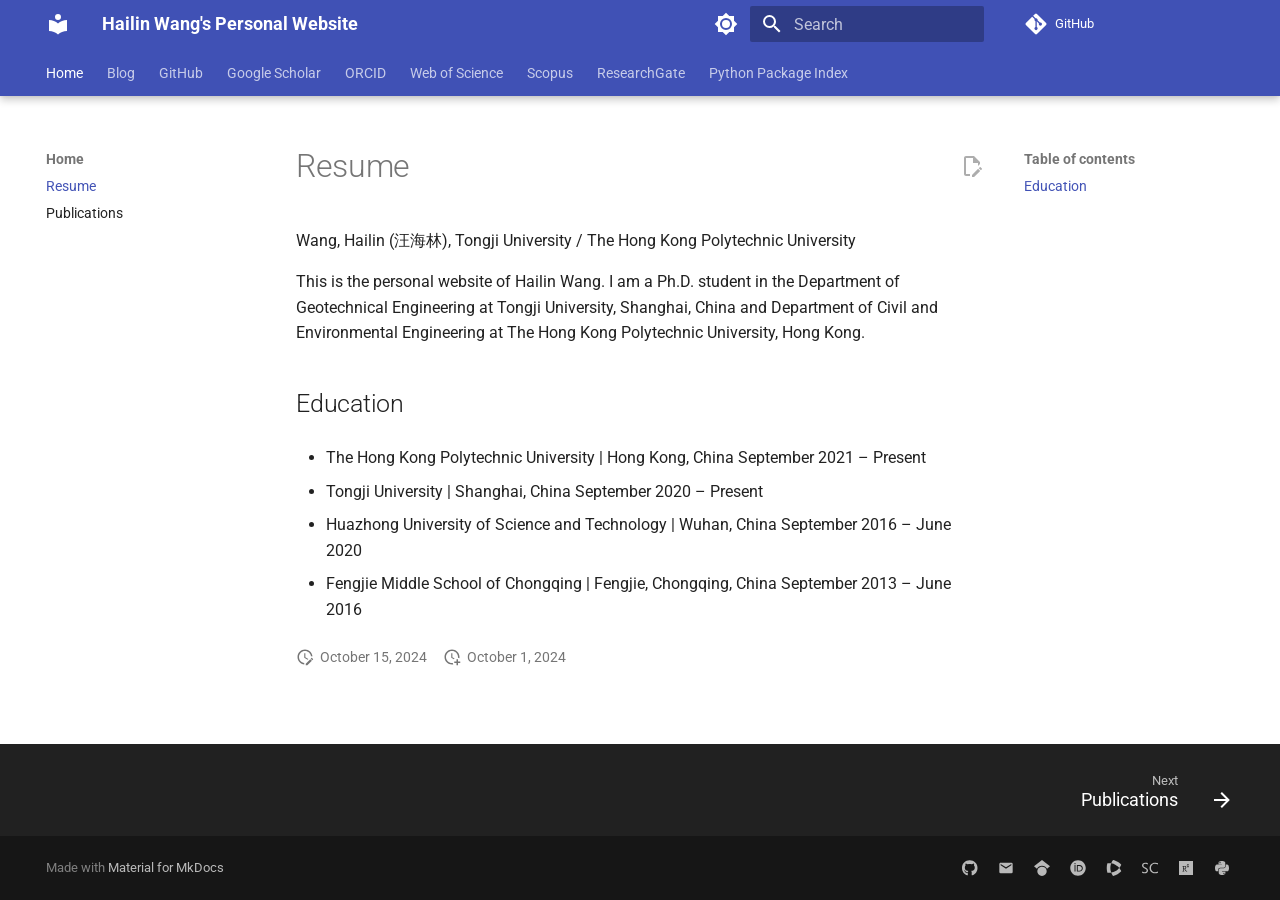
<file: index.html>
<!doctype html>
<html lang="en" class="no-js">
  <head>
    
      <meta charset="utf-8">
      <meta name="viewport" content="width=device-width,initial-scale=1">
      
      
      
        <link rel="canonical" href="https://haiiliin.github.io/">
      
      
      
        <link rel="next" href="publications/">
      
      
        <link rel="alternate" type="application/rss+xml" title="RSS feed" href="feed_rss_created.xml">
        <link rel="alternate" type="application/rss+xml" title="RSS feed of updated content" href="feed_rss_updated.xml">
      
      <link rel="icon" href="assets/images/favicon.png">
      <meta name="generator" content="mkdocs-1.6.1, mkdocs-material-9.5.40">
    
    
      
        <title>Resume - Hailin Wang's Personal Website</title>
      
    
    
      <link rel="stylesheet" href="assets/stylesheets/main.8c3ca2c6.min.css">
      
        
        <link rel="stylesheet" href="assets/stylesheets/palette.06af60db.min.css">
      
      


    
    
      
    
    
      
        
        
        <link rel="preconnect" href="https://fonts.gstatic.com" crossorigin>
        <link rel="stylesheet" href="https://fonts.googleapis.com/css?family=Roboto:300,300i,400,400i,700,700i%7CRoboto+Mono:400,400i,700,700i&display=fallback">
        <style>:root{--md-text-font:"Roboto";--md-code-font:"Roboto Mono"}</style>
      
    
    
      <link rel="stylesheet" href="css/publications.css">
    
    <script>__md_scope=new URL(".",location),__md_hash=e=>[...e].reduce(((e,_)=>(e<<5)-e+_.charCodeAt(0)),0),__md_get=(e,_=localStorage,t=__md_scope)=>JSON.parse(_.getItem(t.pathname+"."+e)),__md_set=(e,_,t=localStorage,a=__md_scope)=>{try{t.setItem(a.pathname+"."+e,JSON.stringify(_))}catch(e){}}</script>
    
      

    
    
    
  </head>
  
  
    
    
      
    
    
    
    
    <body dir="ltr" data-md-color-scheme="default" data-md-color-primary="indigo" data-md-color-accent="indigo">
  
    
    <input class="md-toggle" data-md-toggle="drawer" type="checkbox" id="__drawer" autocomplete="off">
    <input class="md-toggle" data-md-toggle="search" type="checkbox" id="__search" autocomplete="off">
    <label class="md-overlay" for="__drawer"></label>
    <div data-md-component="skip">
      
        
        <a href="#resume" class="md-skip">
          Skip to content
        </a>
      
    </div>
    <div data-md-component="announce">
      
    </div>
    
    
      

  

<header class="md-header md-header--shadow md-header--lifted" data-md-component="header">
  <nav class="md-header__inner md-grid" aria-label="Header">
    <a href="." title="Hailin Wang&#39;s Personal Website" class="md-header__button md-logo" aria-label="Hailin Wang's Personal Website" data-md-component="logo">
      
  
  <svg xmlns="http://www.w3.org/2000/svg" viewBox="0 0 24 24"><path d="M12 8a3 3 0 0 0 3-3 3 3 0 0 0-3-3 3 3 0 0 0-3 3 3 3 0 0 0 3 3m0 3.54C9.64 9.35 6.5 8 3 8v11c3.5 0 6.64 1.35 9 3.54 2.36-2.19 5.5-3.54 9-3.54V8c-3.5 0-6.64 1.35-9 3.54"/></svg>

    </a>
    <label class="md-header__button md-icon" for="__drawer">
      
      <svg xmlns="http://www.w3.org/2000/svg" viewBox="0 0 24 24"><path d="M3 6h18v2H3zm0 5h18v2H3zm0 5h18v2H3z"/></svg>
    </label>
    <div class="md-header__title" data-md-component="header-title">
      <div class="md-header__ellipsis">
        <div class="md-header__topic">
          <span class="md-ellipsis">
            Hailin Wang's Personal Website
          </span>
        </div>
        <div class="md-header__topic" data-md-component="header-topic">
          <span class="md-ellipsis">
            
              Resume
            
          </span>
        </div>
      </div>
    </div>
    
      
        <form class="md-header__option" data-md-component="palette">
  
    
    
    
    <input class="md-option" data-md-color-media="" data-md-color-scheme="default" data-md-color-primary="indigo" data-md-color-accent="indigo"  aria-label="Switch to dark mode"  type="radio" name="__palette" id="__palette_0">
    
      <label class="md-header__button md-icon" title="Switch to dark mode" for="__palette_1" hidden>
        <svg xmlns="http://www.w3.org/2000/svg" viewBox="0 0 24 24"><path d="M12 8a4 4 0 0 0-4 4 4 4 0 0 0 4 4 4 4 0 0 0 4-4 4 4 0 0 0-4-4m0 10a6 6 0 0 1-6-6 6 6 0 0 1 6-6 6 6 0 0 1 6 6 6 6 0 0 1-6 6m8-9.31V4h-4.69L12 .69 8.69 4H4v4.69L.69 12 4 15.31V20h4.69L12 23.31 15.31 20H20v-4.69L23.31 12z"/></svg>
      </label>
    
  
    
    
    
    <input class="md-option" data-md-color-media="" data-md-color-scheme="slate" data-md-color-primary="indigo" data-md-color-accent="indigo"  aria-label="Switch to light mode"  type="radio" name="__palette" id="__palette_1">
    
      <label class="md-header__button md-icon" title="Switch to light mode" for="__palette_0" hidden>
        <svg xmlns="http://www.w3.org/2000/svg" viewBox="0 0 24 24"><path d="M12 18c-.89 0-1.74-.2-2.5-.55C11.56 16.5 13 14.42 13 12s-1.44-4.5-3.5-5.45C10.26 6.2 11.11 6 12 6a6 6 0 0 1 6 6 6 6 0 0 1-6 6m8-9.31V4h-4.69L12 .69 8.69 4H4v4.69L.69 12 4 15.31V20h4.69L12 23.31 15.31 20H20v-4.69L23.31 12z"/></svg>
      </label>
    
  
</form>
      
    
    
      <script>var palette=__md_get("__palette");if(palette&&palette.color){if("(prefers-color-scheme)"===palette.color.media){var media=matchMedia("(prefers-color-scheme: light)"),input=document.querySelector(media.matches?"[data-md-color-media='(prefers-color-scheme: light)']":"[data-md-color-media='(prefers-color-scheme: dark)']");palette.color.media=input.getAttribute("data-md-color-media"),palette.color.scheme=input.getAttribute("data-md-color-scheme"),palette.color.primary=input.getAttribute("data-md-color-primary"),palette.color.accent=input.getAttribute("data-md-color-accent")}for(var[key,value]of Object.entries(palette.color))document.body.setAttribute("data-md-color-"+key,value)}</script>
    
    
    
      <label class="md-header__button md-icon" for="__search">
        
        <svg xmlns="http://www.w3.org/2000/svg" viewBox="0 0 24 24"><path d="M9.5 3A6.5 6.5 0 0 1 16 9.5c0 1.61-.59 3.09-1.56 4.23l.27.27h.79l5 5-1.5 1.5-5-5v-.79l-.27-.27A6.52 6.52 0 0 1 9.5 16 6.5 6.5 0 0 1 3 9.5 6.5 6.5 0 0 1 9.5 3m0 2C7 5 5 7 5 9.5S7 14 9.5 14 14 12 14 9.5 12 5 9.5 5"/></svg>
      </label>
      <div class="md-search" data-md-component="search" role="dialog">
  <label class="md-search__overlay" for="__search"></label>
  <div class="md-search__inner" role="search">
    <form class="md-search__form" name="search">
      <input type="text" class="md-search__input" name="query" aria-label="Search" placeholder="Search" autocapitalize="off" autocorrect="off" autocomplete="off" spellcheck="false" data-md-component="search-query" required>
      <label class="md-search__icon md-icon" for="__search">
        
        <svg xmlns="http://www.w3.org/2000/svg" viewBox="0 0 24 24"><path d="M9.5 3A6.5 6.5 0 0 1 16 9.5c0 1.61-.59 3.09-1.56 4.23l.27.27h.79l5 5-1.5 1.5-5-5v-.79l-.27-.27A6.52 6.52 0 0 1 9.5 16 6.5 6.5 0 0 1 3 9.5 6.5 6.5 0 0 1 9.5 3m0 2C7 5 5 7 5 9.5S7 14 9.5 14 14 12 14 9.5 12 5 9.5 5"/></svg>
        
        <svg xmlns="http://www.w3.org/2000/svg" viewBox="0 0 24 24"><path d="M20 11v2H8l5.5 5.5-1.42 1.42L4.16 12l7.92-7.92L13.5 5.5 8 11z"/></svg>
      </label>
      <nav class="md-search__options" aria-label="Search">
        
          <a href="javascript:void(0)" class="md-search__icon md-icon" title="Share" aria-label="Share" data-clipboard data-clipboard-text="" data-md-component="search-share" tabindex="-1">
            
            <svg xmlns="http://www.w3.org/2000/svg" viewBox="0 0 24 24"><path d="M18 16.08c-.76 0-1.44.3-1.96.77L8.91 12.7c.05-.23.09-.46.09-.7s-.04-.47-.09-.7l7.05-4.11c.54.5 1.25.81 2.04.81a3 3 0 0 0 3-3 3 3 0 0 0-3-3 3 3 0 0 0-3 3c0 .24.04.47.09.7L8.04 9.81C7.5 9.31 6.79 9 6 9a3 3 0 0 0-3 3 3 3 0 0 0 3 3c.79 0 1.5-.31 2.04-.81l7.12 4.15c-.05.21-.08.43-.08.66 0 1.61 1.31 2.91 2.92 2.91s2.92-1.3 2.92-2.91A2.92 2.92 0 0 0 18 16.08"/></svg>
          </a>
        
        <button type="reset" class="md-search__icon md-icon" title="Clear" aria-label="Clear" tabindex="-1">
          
          <svg xmlns="http://www.w3.org/2000/svg" viewBox="0 0 24 24"><path d="M19 6.41 17.59 5 12 10.59 6.41 5 5 6.41 10.59 12 5 17.59 6.41 19 12 13.41 17.59 19 19 17.59 13.41 12z"/></svg>
        </button>
      </nav>
      
        <div class="md-search__suggest" data-md-component="search-suggest"></div>
      
    </form>
    <div class="md-search__output">
      <div class="md-search__scrollwrap" tabindex="0" data-md-scrollfix>
        <div class="md-search-result" data-md-component="search-result">
          <div class="md-search-result__meta">
            Initializing search
          </div>
          <ol class="md-search-result__list" role="presentation"></ol>
        </div>
      </div>
    </div>
  </div>
</div>
    
    
      <div class="md-header__source">
        <a href="https://github.com/haiiliin/haiiliin.github.io" title="Go to repository" class="md-source" data-md-component="source">
  <div class="md-source__icon md-icon">
    
    <svg xmlns="http://www.w3.org/2000/svg" viewBox="0 0 448 512"><!--! Font Awesome Free 6.6.0 by @fontawesome - https://fontawesome.com License - https://fontawesome.com/license/free (Icons: CC BY 4.0, Fonts: SIL OFL 1.1, Code: MIT License) Copyright 2024 Fonticons, Inc.--><path d="M439.55 236.05 244 40.45a28.87 28.87 0 0 0-40.81 0l-40.66 40.63 51.52 51.52c27.06-9.14 52.68 16.77 43.39 43.68l49.66 49.66c34.23-11.8 61.18 31 35.47 56.69-26.49 26.49-70.21-2.87-56-37.34L240.22 199v121.85c25.3 12.54 22.26 41.85 9.08 55a34.34 34.34 0 0 1-48.55 0c-17.57-17.6-11.07-46.91 11.25-56v-123c-20.8-8.51-24.6-30.74-18.64-45L142.57 101 8.45 235.14a28.86 28.86 0 0 0 0 40.81l195.61 195.6a28.86 28.86 0 0 0 40.8 0l194.69-194.69a28.86 28.86 0 0 0 0-40.81"/></svg>
  </div>
  <div class="md-source__repository">
    GitHub
  </div>
</a>
      </div>
    
  </nav>
  
    
      
<nav class="md-tabs" aria-label="Tabs" data-md-component="tabs">
  <div class="md-grid">
    <ul class="md-tabs__list">
      
        
  
  
    
  
  
    
    
      <li class="md-tabs__item md-tabs__item--active">
        <a href="." class="md-tabs__link">
          
  
  Home

        </a>
      </li>
    
  

      
        
  
  
  
    
    
      <li class="md-tabs__item">
        <a href="blog/" class="md-tabs__link">
          
  
  Blog

        </a>
      </li>
    
  

      
        
  
  
  
    <li class="md-tabs__item">
      <a href="https://github.com/haiiliin" class="md-tabs__link">
        
  
    
  
  GitHub

      </a>
    </li>
  

      
        
  
  
  
    <li class="md-tabs__item">
      <a href="https://scholar.google.com/citations?hl=en&user=-Bb_nmAAAAAJ" class="md-tabs__link">
        
  
    
  
  Google Scholar

      </a>
    </li>
  

      
        
  
  
  
    <li class="md-tabs__item">
      <a href="https://orcid.org/0000-0001-5759-2455" class="md-tabs__link">
        
  
    
  
  ORCID

      </a>
    </li>
  

      
        
  
  
  
    <li class="md-tabs__item">
      <a href="https://www.webofscience.com/wos/author/record/LLL-5948-2024" class="md-tabs__link">
        
  
    
  
  Web of Science

      </a>
    </li>
  

      
        
  
  
  
    <li class="md-tabs__item">
      <a href="https://www.scopus.com/authid/detail.uri?authorId=36452240500" class="md-tabs__link">
        
  
    
  
  Scopus

      </a>
    </li>
  

      
        
  
  
  
    <li class="md-tabs__item">
      <a href="https://www.researchgate.net/profile/Hailin-Wang-4" class="md-tabs__link">
        
  
    
  
  ResearchGate

      </a>
    </li>
  

      
        
  
  
  
    <li class="md-tabs__item">
      <a href="https://pypi.org/user/hailin" class="md-tabs__link">
        
  
    
  
  Python Package Index

      </a>
    </li>
  

      
    </ul>
  </div>
</nav>
    
  
</header>
    
    <div class="md-container" data-md-component="container">
      
      
        
      
      <main class="md-main" data-md-component="main">
        <div class="md-main__inner md-grid">
          
            
              
              <div class="md-sidebar md-sidebar--primary" data-md-component="sidebar" data-md-type="navigation" >
                <div class="md-sidebar__scrollwrap">
                  <div class="md-sidebar__inner">
                    


  


<nav class="md-nav md-nav--primary md-nav--lifted" aria-label="Navigation" data-md-level="0">
  <label class="md-nav__title" for="__drawer">
    <a href="." title="Hailin Wang&#39;s Personal Website" class="md-nav__button md-logo" aria-label="Hailin Wang's Personal Website" data-md-component="logo">
      
  
  <svg xmlns="http://www.w3.org/2000/svg" viewBox="0 0 24 24"><path d="M12 8a3 3 0 0 0 3-3 3 3 0 0 0-3-3 3 3 0 0 0-3 3 3 3 0 0 0 3 3m0 3.54C9.64 9.35 6.5 8 3 8v11c3.5 0 6.64 1.35 9 3.54 2.36-2.19 5.5-3.54 9-3.54V8c-3.5 0-6.64 1.35-9 3.54"/></svg>

    </a>
    Hailin Wang's Personal Website
  </label>
  
    <div class="md-nav__source">
      <a href="https://github.com/haiiliin/haiiliin.github.io" title="Go to repository" class="md-source" data-md-component="source">
  <div class="md-source__icon md-icon">
    
    <svg xmlns="http://www.w3.org/2000/svg" viewBox="0 0 448 512"><!--! Font Awesome Free 6.6.0 by @fontawesome - https://fontawesome.com License - https://fontawesome.com/license/free (Icons: CC BY 4.0, Fonts: SIL OFL 1.1, Code: MIT License) Copyright 2024 Fonticons, Inc.--><path d="M439.55 236.05 244 40.45a28.87 28.87 0 0 0-40.81 0l-40.66 40.63 51.52 51.52c27.06-9.14 52.68 16.77 43.39 43.68l49.66 49.66c34.23-11.8 61.18 31 35.47 56.69-26.49 26.49-70.21-2.87-56-37.34L240.22 199v121.85c25.3 12.54 22.26 41.85 9.08 55a34.34 34.34 0 0 1-48.55 0c-17.57-17.6-11.07-46.91 11.25-56v-123c-20.8-8.51-24.6-30.74-18.64-45L142.57 101 8.45 235.14a28.86 28.86 0 0 0 0 40.81l195.61 195.6a28.86 28.86 0 0 0 40.8 0l194.69-194.69a28.86 28.86 0 0 0 0-40.81"/></svg>
  </div>
  <div class="md-source__repository">
    GitHub
  </div>
</a>
    </div>
  
  <ul class="md-nav__list" data-md-scrollfix>
    
      
      
  
  
    
  
  
  
    
    
    
      
        
        
      
      
        
      
    
    
    <li class="md-nav__item md-nav__item--active md-nav__item--section md-nav__item--nested">
      
        
        
        <input class="md-nav__toggle md-toggle " type="checkbox" id="__nav_1" checked>
        
          
          <label class="md-nav__link" for="__nav_1" id="__nav_1_label" tabindex="">
            
  
  <span class="md-ellipsis">
    Home
  </span>
  

            <span class="md-nav__icon md-icon"></span>
          </label>
        
        <nav class="md-nav" data-md-level="1" aria-labelledby="__nav_1_label" aria-expanded="true">
          <label class="md-nav__title" for="__nav_1">
            <span class="md-nav__icon md-icon"></span>
            Home
          </label>
          <ul class="md-nav__list" data-md-scrollfix>
            
              
                
  
  
    
  
  
  
    <li class="md-nav__item md-nav__item--active">
      
      <input class="md-nav__toggle md-toggle" type="checkbox" id="__toc">
      
      
        
      
      
        <label class="md-nav__link md-nav__link--active" for="__toc">
          
  
  <span class="md-ellipsis">
    Resume
  </span>
  

          <span class="md-nav__icon md-icon"></span>
        </label>
      
      <a href="." class="md-nav__link md-nav__link--active">
        
  
  <span class="md-ellipsis">
    Resume
  </span>
  

      </a>
      
        

<nav class="md-nav md-nav--secondary" aria-label="Table of contents">
  
  
  
    
  
  
    <label class="md-nav__title" for="__toc">
      <span class="md-nav__icon md-icon"></span>
      Table of contents
    </label>
    <ul class="md-nav__list" data-md-component="toc" data-md-scrollfix>
      
        <li class="md-nav__item">
  <a href="#education" class="md-nav__link">
    <span class="md-ellipsis">
      Education
    </span>
  </a>
  
</li>
      
    </ul>
  
</nav>
      
    </li>
  

              
            
              
                
  
  
  
  
    <li class="md-nav__item">
      <a href="publications/" class="md-nav__link">
        
  
  <span class="md-ellipsis">
    Publications
  </span>
  

      </a>
    </li>
  

              
            
          </ul>
        </nav>
      
    </li>
  

    
      
      
  
  
  
  
    
    
    
      
      
        
      
    
    
    <li class="md-nav__item md-nav__item--nested">
      
        
        
        <input class="md-nav__toggle md-toggle " type="checkbox" id="__nav_2" >
        
          
          <label class="md-nav__link" for="__nav_2" id="__nav_2_label" tabindex="0">
            
  
  <span class="md-ellipsis">
    Blog
  </span>
  

            <span class="md-nav__icon md-icon"></span>
          </label>
        
        <nav class="md-nav" data-md-level="1" aria-labelledby="__nav_2_label" aria-expanded="false">
          <label class="md-nav__title" for="__nav_2">
            <span class="md-nav__icon md-icon"></span>
            Blog
          </label>
          <ul class="md-nav__list" data-md-scrollfix>
            
              
                
  
  
  
    
  
  
    <li class="md-nav__item">
      <a href="blog/" class="md-nav__link">
        
  
  <span class="md-ellipsis">
    Blog
  </span>
  

      </a>
    </li>
  

              
            
              
                
  
  
  
  
    <li class="md-nav__item">
      <a href="blog/tags/" class="md-nav__link">
        
  
  <span class="md-ellipsis">
    Tags
  </span>
  

      </a>
    </li>
  

              
            
              
                
  
  
  
  
    
    
    
      
      
        
      
    
    
    <li class="md-nav__item md-nav__item--nested">
      
        
        
        <input class="md-nav__toggle md-toggle " type="checkbox" id="__nav_2_3" >
        
          
          <label class="md-nav__link" for="__nav_2_3" id="__nav_2_3_label" tabindex="0">
            
  
  <span class="md-ellipsis">
    Archive
  </span>
  

            <span class="md-nav__icon md-icon"></span>
          </label>
        
        <nav class="md-nav" data-md-level="2" aria-labelledby="__nav_2_3_label" aria-expanded="false">
          <label class="md-nav__title" for="__nav_2_3">
            <span class="md-nav__icon md-icon"></span>
            Archive
          </label>
          <ul class="md-nav__list" data-md-scrollfix>
            
              
                
  
  
  
    
  
  
    <li class="md-nav__item">
      <a href="blog/archive/2023/" class="md-nav__link">
        
  
  <span class="md-ellipsis">
    October 2023
  </span>
  

      </a>
    </li>
  

              
            
          </ul>
        </nav>
      
    </li>
  

              
            
              
                
  
  
  
  
    
    
    
      
      
        
      
    
    
    <li class="md-nav__item md-nav__item--nested">
      
        
        
        <input class="md-nav__toggle md-toggle " type="checkbox" id="__nav_2_4" >
        
          
          <label class="md-nav__link" for="__nav_2_4" id="__nav_2_4_label" tabindex="0">
            
  
  <span class="md-ellipsis">
    Categories
  </span>
  

            <span class="md-nav__icon md-icon"></span>
          </label>
        
        <nav class="md-nav" data-md-level="2" aria-labelledby="__nav_2_4_label" aria-expanded="false">
          <label class="md-nav__title" for="__nav_2_4">
            <span class="md-nav__icon md-icon"></span>
            Categories
          </label>
          <ul class="md-nav__list" data-md-scrollfix>
            
              
                
  
  
  
    
  
  
    <li class="md-nav__item">
      <a href="blog/category/academic/" class="md-nav__link">
        
  
  <span class="md-ellipsis">
    Academic
  </span>
  

      </a>
    </li>
  

              
            
          </ul>
        </nav>
      
    </li>
  

              
            
          </ul>
        </nav>
      
    </li>
  

    
      
      
  
  
  
  
    <li class="md-nav__item">
      <a href="https://github.com/haiiliin" class="md-nav__link">
        
  
  <span class="md-ellipsis">
    GitHub
  </span>
  

      </a>
    </li>
  

    
      
      
  
  
  
  
    <li class="md-nav__item">
      <a href="https://scholar.google.com/citations?hl=en&user=-Bb_nmAAAAAJ" class="md-nav__link">
        
  
  <span class="md-ellipsis">
    Google Scholar
  </span>
  

      </a>
    </li>
  

    
      
      
  
  
  
  
    <li class="md-nav__item">
      <a href="https://orcid.org/0000-0001-5759-2455" class="md-nav__link">
        
  
  <span class="md-ellipsis">
    ORCID
  </span>
  

      </a>
    </li>
  

    
      
      
  
  
  
  
    <li class="md-nav__item">
      <a href="https://www.webofscience.com/wos/author/record/LLL-5948-2024" class="md-nav__link">
        
  
  <span class="md-ellipsis">
    Web of Science
  </span>
  

      </a>
    </li>
  

    
      
      
  
  
  
  
    <li class="md-nav__item">
      <a href="https://www.scopus.com/authid/detail.uri?authorId=36452240500" class="md-nav__link">
        
  
  <span class="md-ellipsis">
    Scopus
  </span>
  

      </a>
    </li>
  

    
      
      
  
  
  
  
    <li class="md-nav__item">
      <a href="https://www.researchgate.net/profile/Hailin-Wang-4" class="md-nav__link">
        
  
  <span class="md-ellipsis">
    ResearchGate
  </span>
  

      </a>
    </li>
  

    
      
      
  
  
  
  
    <li class="md-nav__item">
      <a href="https://pypi.org/user/hailin" class="md-nav__link">
        
  
  <span class="md-ellipsis">
    Python Package Index
  </span>
  

      </a>
    </li>
  

    
  </ul>
</nav>
                  </div>
                </div>
              </div>
            
            
              
              <div class="md-sidebar md-sidebar--secondary" data-md-component="sidebar" data-md-type="toc" >
                <div class="md-sidebar__scrollwrap">
                  <div class="md-sidebar__inner">
                    

<nav class="md-nav md-nav--secondary" aria-label="Table of contents">
  
  
  
    
  
  
    <label class="md-nav__title" for="__toc">
      <span class="md-nav__icon md-icon"></span>
      Table of contents
    </label>
    <ul class="md-nav__list" data-md-component="toc" data-md-scrollfix>
      
        <li class="md-nav__item">
  <a href="#education" class="md-nav__link">
    <span class="md-ellipsis">
      Education
    </span>
  </a>
  
</li>
      
    </ul>
  
</nav>
                  </div>
                </div>
              </div>
            
          
          
            <div class="md-content" data-md-component="content">
              <article class="md-content__inner md-typeset">
                
                  

  
    <a href="https://github.com/haiiliin/haiiliin.github.io/edit/main/docs/index.md" title="Edit this page" class="md-content__button md-icon">
      
      <svg xmlns="http://www.w3.org/2000/svg" viewBox="0 0 24 24"><path d="M10 20H6V4h7v5h5v3.1l2-2V8l-6-6H6c-1.1 0-2 .9-2 2v16c0 1.1.9 2 2 2h4zm10.2-7c.1 0 .3.1.4.2l1.3 1.3c.2.2.2.6 0 .8l-1 1-2.1-2.1 1-1c.1-.1.2-.2.4-.2m0 3.9L14.1 23H12v-2.1l6.1-6.1z"/></svg>
    </a>
  
  


<h1 id="resume">Resume</h1>
<p>Wang, Hailin (汪海林), Tongji University / The Hong Kong Polytechnic University</p>
<p>This is the personal website of Hailin Wang. I am a Ph.D. student in the Department of Geotechnical Engineering at Tongji University, Shanghai, China and Department of Civil and Environmental Engineering at The Hong Kong Polytechnic University, Hong Kong.</p>
<h2 id="education">Education</h2>
<ul>
<li>
<p>The Hong Kong Polytechnic University | <location> Hong Kong, China </location> <time> September 2021 – Present </time></p>
</li>
<li>
<p>Tongji University | <location> Shanghai, China </location> <time> September 2020 – Present </time></p>
</li>
<li>
<p>Huazhong University of Science and Technology | <location> Wuhan, China </location> <time> September 2016 – June 2020 </time></p>
</li>
<li>
<p>Fengjie Middle School of Chongqing | <location> Fengjie, Chongqing, China </location> <time> September 2013 – June 2016 </time></p>
</li>
</ul>







  
    
  
  
    
  


  <aside class="md-source-file">
    
      
  <span class="md-source-file__fact">
    <span class="md-icon" title="Last update">
      <svg xmlns="http://www.w3.org/2000/svg" viewBox="0 0 24 24"><path d="M21 13.1c-.1 0-.3.1-.4.2l-1 1 2.1 2.1 1-1c.2-.2.2-.6 0-.8l-1.3-1.3c-.1-.1-.2-.2-.4-.2m-1.9 1.8-6.1 6V23h2.1l6.1-6.1zM12.5 7v5.2l4 2.4-1 1L11 13V7zM11 21.9c-5.1-.5-9-4.8-9-9.9C2 6.5 6.5 2 12 2c5.3 0 9.6 4.1 10 9.3-.3-.1-.6-.2-1-.2s-.7.1-1 .2C19.6 7.2 16.2 4 12 4c-4.4 0-8 3.6-8 8 0 4.1 3.1 7.5 7.1 7.9l-.1.2z"/></svg>
    </span>
    <span class="git-revision-date-localized-plugin git-revision-date-localized-plugin-date">October 15, 2024</span>
  </span>

    
    
      
  <span class="md-source-file__fact">
    <span class="md-icon" title="Created">
      <svg xmlns="http://www.w3.org/2000/svg" viewBox="0 0 24 24"><path d="M14.47 15.08 11 13V7h1.5v5.25l3.08 1.83c-.41.28-.79.62-1.11 1m-1.39 4.84c-.36.05-.71.08-1.08.08-4.42 0-8-3.58-8-8s3.58-8 8-8 8 3.58 8 8c0 .37-.03.72-.08 1.08.69.1 1.33.32 1.92.64.1-.56.16-1.13.16-1.72 0-5.5-4.5-10-10-10S2 6.5 2 12s4.47 10 10 10c.59 0 1.16-.06 1.72-.16-.32-.59-.54-1.23-.64-1.92M18 15v3h-3v2h3v3h2v-3h3v-2h-3v-3z"/></svg>
    </span>
    <span class="git-revision-date-localized-plugin git-revision-date-localized-plugin-date">October 1, 2024</span>
  </span>

    
    
    
  </aside>





                
              </article>
            </div>
          
          
  <script>var tabs=__md_get("__tabs");if(Array.isArray(tabs))e:for(var set of document.querySelectorAll(".tabbed-set")){var labels=set.querySelector(".tabbed-labels");for(var tab of tabs)for(var label of labels.getElementsByTagName("label"))if(label.innerText.trim()===tab){var input=document.getElementById(label.htmlFor);input.checked=!0;continue e}}</script>

<script>var target=document.getElementById(location.hash.slice(1));target&&target.name&&(target.checked=target.name.startsWith("__tabbed_"))</script>
        </div>
        
          <button type="button" class="md-top md-icon" data-md-component="top" hidden>
  
  <svg xmlns="http://www.w3.org/2000/svg" viewBox="0 0 24 24"><path d="M13 20h-2V8l-5.5 5.5-1.42-1.42L12 4.16l7.92 7.92-1.42 1.42L13 8z"/></svg>
  Back to top
</button>
        
      </main>
      
        <footer class="md-footer">
  
    
      
      <nav class="md-footer__inner md-grid" aria-label="Footer" >
        
        
          
          <a href="publications/" class="md-footer__link md-footer__link--next" aria-label="Next: Publications">
            <div class="md-footer__title">
              <span class="md-footer__direction">
                Next
              </span>
              <div class="md-ellipsis">
                Publications
              </div>
            </div>
            <div class="md-footer__button md-icon">
              
              <svg xmlns="http://www.w3.org/2000/svg" viewBox="0 0 24 24"><path d="M4 11v2h12l-5.5 5.5 1.42 1.42L19.84 12l-7.92-7.92L10.5 5.5 16 11z"/></svg>
            </div>
          </a>
        
      </nav>
    
  
  <div class="md-footer-meta md-typeset">
    <div class="md-footer-meta__inner md-grid">
      <div class="md-copyright">
  
  
    Made with
    <a href="https://squidfunk.github.io/mkdocs-material/" target="_blank" rel="noopener">
      Material for MkDocs
    </a>
  
</div>
      
        <div class="md-social">
  
    
    
    
    
      
      
    
    <a href="https://github.com/haiiliin" target="_blank" rel="noopener" title="github.com" class="md-social__link">
      <svg xmlns="http://www.w3.org/2000/svg" viewBox="0 0 496 512"><!--! Font Awesome Free 6.6.0 by @fontawesome - https://fontawesome.com License - https://fontawesome.com/license/free (Icons: CC BY 4.0, Fonts: SIL OFL 1.1, Code: MIT License) Copyright 2024 Fonticons, Inc.--><path d="M165.9 397.4c0 2-2.3 3.6-5.2 3.6-3.3.3-5.6-1.3-5.6-3.6 0-2 2.3-3.6 5.2-3.6 3-.3 5.6 1.3 5.6 3.6m-31.1-4.5c-.7 2 1.3 4.3 4.3 4.9 2.6 1 5.6 0 6.2-2s-1.3-4.3-4.3-5.2c-2.6-.7-5.5.3-6.2 2.3m44.2-1.7c-2.9.7-4.9 2.6-4.6 4.9.3 2 2.9 3.3 5.9 2.6 2.9-.7 4.9-2.6 4.6-4.6-.3-1.9-3-3.2-5.9-2.9M244.8 8C106.1 8 0 113.3 0 252c0 110.9 69.8 205.8 169.5 239.2 12.8 2.3 17.3-5.6 17.3-12.1 0-6.2-.3-40.4-.3-61.4 0 0-70 15-84.7-29.8 0 0-11.4-29.1-27.8-36.6 0 0-22.9-15.7 1.6-15.4 0 0 24.9 2 38.6 25.8 21.9 38.6 58.6 27.5 72.9 20.9 2.3-16 8.8-27.1 16-33.7-55.9-6.2-112.3-14.3-112.3-110.5 0-27.5 7.6-41.3 23.6-58.9-2.6-6.5-11.1-33.3 2.6-67.9 20.9-6.5 69 27 69 27 20-5.6 41.5-8.5 62.8-8.5s42.8 2.9 62.8 8.5c0 0 48.1-33.6 69-27 13.7 34.7 5.2 61.4 2.6 67.9 16 17.7 25.8 31.5 25.8 58.9 0 96.5-58.9 104.2-114.8 110.5 9.2 7.9 17 22.9 17 46.4 0 33.7-.3 75.4-.3 83.6 0 6.5 4.6 14.4 17.3 12.1C428.2 457.8 496 362.9 496 252 496 113.3 383.5 8 244.8 8M97.2 352.9c-1.3 1-1 3.3.7 5.2 1.6 1.6 3.9 2.3 5.2 1 1.3-1 1-3.3-.7-5.2-1.6-1.6-3.9-2.3-5.2-1m-10.8-8.1c-.7 1.3.3 2.9 2.3 3.9 1.6 1 3.6.7 4.3-.7.7-1.3-.3-2.9-2.3-3.9-2-.6-3.6-.3-4.3.7m32.4 35.6c-1.6 1.3-1 4.3 1.3 6.2 2.3 2.3 5.2 2.6 6.5 1 1.3-1.3.7-4.3-1.3-6.2-2.2-2.3-5.2-2.6-6.5-1m-11.4-14.7c-1.6 1-1.6 3.6 0 5.9s4.3 3.3 5.6 2.3c1.6-1.3 1.6-3.9 0-6.2-1.4-2.3-4-3.3-5.6-2"/></svg>
    </a>
  
    
    
    
    
    <a href="mailto:wanghailin@tongji.edu.cn" target="_blank" rel="noopener" title="" class="md-social__link">
      <svg xmlns="http://www.w3.org/2000/svg" viewBox="0 0 24 24"><path d="m20 8-8 5-8-5V6l8 5 8-5m0-2H4c-1.11 0-2 .89-2 2v12a2 2 0 0 0 2 2h16a2 2 0 0 0 2-2V6a2 2 0 0 0-2-2"/></svg>
    </a>
  
    
    
    
    
      
      
    
    <a href="https://scholar.google.com/citations?hl=en&user=-Bb_nmAAAAAJ" target="_blank" rel="noopener" title="scholar.google.com" class="md-social__link">
      <svg xmlns="http://www.w3.org/2000/svg" viewBox="0 0 512 512"><!--! Font Awesome Free 6.6.0 by @fontawesome - https://fontawesome.com License - https://fontawesome.com/license/free (Icons: CC BY 4.0, Fonts: SIL OFL 1.1, Code: MIT License) Copyright 2024 Fonticons, Inc.--><path d="M390.9 298.5s0 .1.1.1c9.2 19.4 14.4 41.1 14.4 64C405.3 445.1 338.5 512 256 512s-149.3-66.9-149.3-149.3c0-22.9 5.2-44.6 14.4-64 1.7-3.6 3.6-7.2 5.6-10.7q6.6-11.4 15-21.3c27.4-32.6 68.5-53.3 114.4-53.3 33.6 0 64.6 11.1 89.6 29.9 9.1 6.9 17.4 14.7 24.8 23.5 5.6 6.6 10.6 13.8 15 21.3 2 3.4 3.8 7 5.5 10.5zm26.4-18.8c-30.1-58.4-91-98.4-161.3-98.4s-131.2 40-161.3 98.4L0 202.7 256 0l256 202.7-94.7 77.1z"/></svg>
    </a>
  
    
    
    
    
      
      
    
    <a href="https://orcid.org/0000-0001-5759-2455" target="_blank" rel="noopener" title="orcid.org" class="md-social__link">
      <svg xmlns="http://www.w3.org/2000/svg" viewBox="0 0 512 512"><!--! Font Awesome Free 6.6.0 by @fontawesome - https://fontawesome.com License - https://fontawesome.com/license/free (Icons: CC BY 4.0, Fonts: SIL OFL 1.1, Code: MIT License) Copyright 2024 Fonticons, Inc.--><path d="M294.75 188.19h-45.92V342h47.47c67.62 0 83.12-51.34 83.12-76.91 0-41.64-26.54-76.9-84.67-76.9M256 8C119 8 8 119 8 256s111 248 248 248 248-111 248-248S393 8 256 8m-80.79 360.76h-29.84v-207.5h29.84zm-14.92-231.14a19.57 19.57 0 1 1 19.57-19.57 19.64 19.64 0 0 1-19.57 19.57M300 369h-81V161.26h80.6c76.73 0 110.44 54.83 110.44 103.85C410 318.39 368.38 369 300 369"/></svg>
    </a>
  
    
    
    
    
      
      
    
    <a href="https://www.webofscience.com/wos/author/record/LLL-5948-2024" target="_blank" rel="noopener" title="www.webofscience.com" class="md-social__link">
      <svg xmlns="http://www.w3.org/2000/svg" viewBox="0 0 24 24"><path d="M11.262 18a20.6 20.6 0 0 0 3.246-1.476 21 21 0 0 0 2.852-2.064A14.5 14.5 0 0 0 19.82 12q.492.491.884 1.082.493.59.788 1.18.393.69.786 1.28.296.687.59 1.278a23 23 0 0 1-2.654 2.46 39 39 0 0 1-2.952 1.966A29.6 29.6 0 0 1 10.574 24l-.788-1.18q-.391-.69-.786-1.28-.314-.63-.59-1.278l-.59-1.376A20.4 20.4 0 0 0 11.26 18zm2.754-16.918a30 30 0 0 1 3.246 1.574q1.476.885 2.952 1.966a48 48 0 0 1 2.654 2.46q-.293.69-.59 1.28-.392.687-.786 1.278a6.2 6.2 0 0 1-.788 1.18q-.41.614-.884 1.18a18 18 0 0 0-2.46-2.558 21 21 0 0 0-2.852-2.064 20.4 20.4 0 0 0-6.688-2.36l.59-1.38q.295-.59.59-1.278l.786-1.18.788-1.18q1.77.393 3.442 1.082m-7.574 18q-.787.1-1.474.1H3.492q-.69 0-1.378-.1a34 34 0 0 1-.786-3.54 33 33 0 0 1 0-7.18q.295-1.772.786-3.444l1.378-.196h1.476q.689 0 1.474.098l1.378.196-.59 1.77q-.394 1.476-.59 3.05-.1 1.476-.1 3.05.1 1.572.394 3.048.394 1.575.886 2.952-.69.195-1.378.196"/></svg>
    </a>
  
    
    
    
    
      
      
    
    <a href="https://www.scopus.com/authid/detail.uri?authorId=36452240500" target="_blank" rel="noopener" title="www.scopus.com" class="md-social__link">
      <svg xmlns="http://www.w3.org/2000/svg" viewBox="0 0 24 24"><path d="m24 19.059-.14-1.777c-1.426.772-2.945 1.076-4.465 1.076-3.319 0-5.96-2.782-5.96-6.475 0-3.903 2.595-6.31 5.633-6.31 1.917 0 3.39.303 4.792 1.075L24 4.895c-1.286-.608-2.337-.889-4.698-.889-4.534 0-7.97 3.53-7.97 8.017 0 5.12 4.09 7.924 7.9 7.924 1.916 0 3.506-.257 4.768-.888m-14.954-3.46c0-2.22-1.964-3.225-3.857-4.347C3.716 10.364 2.15 9.756 2.15 8.12c0-1.215.889-2.548 2.642-2.548 1.519 0 2.57.234 3.903 1.029l.117-1.847c-1.239-.514-2.127-.748-4.137-.748C1.8 4.006.047 5.876.047 8.26s2.103 3.413 4.02 4.581c1.426.865 2.922 1.45 2.922 2.992 0 1.496-1.333 2.571-2.922 2.571-1.566 0-2.594-.35-3.786-1.075L0 19.176c1.215.56 2.454.818 4.16.818 2.385 0 4.885-1.473 4.885-4.395z"/></svg>
    </a>
  
    
    
    
    
      
      
    
    <a href="https://www.researchgate.net/profile/Hailin-Wang-4" target="_blank" rel="noopener" title="www.researchgate.net" class="md-social__link">
      <svg xmlns="http://www.w3.org/2000/svg" viewBox="0 0 448 512"><!--! Font Awesome Free 6.6.0 by @fontawesome - https://fontawesome.com License - https://fontawesome.com/license/free (Icons: CC BY 4.0, Fonts: SIL OFL 1.1, Code: MIT License) Copyright 2024 Fonticons, Inc.--><path d="M0 32v448h448V32zm262.2 334.4c-6.6 3-33.2 6-50-14.2-9.2-10.6-25.3-33.3-42.2-63.6-8.9 0-14.7 0-21.4-.6v46.4c0 23.5 6 21.2 25.8 23.9v8.1c-6.9-.3-23.1-.8-35.6-.8-13.1 0-26.1.6-33.6.8v-8.1c15.5-2.9 22-1.3 22-23.9V225c0-22.6-6.4-21-22-23.9V193c25.8 1 53.1-.6 70.9-.6 31.7 0 55.9 14.4 55.9 45.6 0 21.1-16.7 42.2-39.2 47.5 13.6 24.2 30 45.6 42.2 58.9 7.2 7.8 17.2 14.7 27.2 14.7zm22.9-135c-23.3 0-32.2-15.7-32.2-32.2V167c0-12.2 8.8-30.4 34-30.4s30.4 17.9 30.4 17.9l-10.7 7.2s-5.5-12.5-19.7-12.5c-7.9 0-19.7 7.3-19.7 19.7v26.8c0 13.4 6.6 23.3 17.9 23.3 14.1 0 21.5-10.9 21.5-26.8h-17.9v-10.7h30.4c0 20.5 4.7 49.9-34 49.9m-116.5 44.7c-9.4 0-13.6-.3-20-.8v-69.7c6.4-.6 15-.6 22.5-.6 23.3 0 37.2 12.2 37.2 34.5 0 21.9-15 36.6-39.7 36.6"/></svg>
    </a>
  
    
    
    
    
      
      
    
    <a href="https://pypi.org/user/hailin" target="_blank" rel="noopener" title="pypi.org" class="md-social__link">
      <svg xmlns="http://www.w3.org/2000/svg" viewBox="0 0 448 512"><!--! Font Awesome Free 6.6.0 by @fontawesome - https://fontawesome.com License - https://fontawesome.com/license/free (Icons: CC BY 4.0, Fonts: SIL OFL 1.1, Code: MIT License) Copyright 2024 Fonticons, Inc.--><path d="M439.8 200.5c-7.7-30.9-22.3-54.2-53.4-54.2h-40.1v47.4c0 36.8-31.2 67.8-66.8 67.8H172.7c-29.2 0-53.4 25-53.4 54.3v101.8c0 29 25.2 46 53.4 54.3 33.8 9.9 66.3 11.7 106.8 0 26.9-7.8 53.4-23.5 53.4-54.3v-40.7H226.2v-13.6h160.2c31.1 0 42.6-21.7 53.4-54.2 11.2-33.5 10.7-65.7 0-108.6M286.2 404c11.1 0 20.1 9.1 20.1 20.3 0 11.3-9 20.4-20.1 20.4-11 0-20.1-9.2-20.1-20.4.1-11.3 9.1-20.3 20.1-20.3M167.8 248.1h106.8c29.7 0 53.4-24.5 53.4-54.3V91.9c0-29-24.4-50.7-53.4-55.6-35.8-5.9-74.7-5.6-106.8.1-45.2 8-53.4 24.7-53.4 55.6v40.7h106.9v13.6h-147c-31.1 0-58.3 18.7-66.8 54.2-9.8 40.7-10.2 66.1 0 108.6 7.6 31.6 25.7 54.2 56.8 54.2H101v-48.8c0-35.3 30.5-66.4 66.8-66.4m-6.7-142.6c-11.1 0-20.1-9.1-20.1-20.3.1-11.3 9-20.4 20.1-20.4 11 0 20.1 9.2 20.1 20.4s-9 20.3-20.1 20.3"/></svg>
    </a>
  
</div>
      
    </div>
  </div>
</footer>
      
    </div>
    <div class="md-dialog" data-md-component="dialog">
      <div class="md-dialog__inner md-typeset"></div>
    </div>
    
    
    <script id="__config" type="application/json">{"base": ".", "features": ["content.action.edit", "content.code.copy", "content.tabs.link", "navigation.footer", "navigation.sections", "navigation.top", "navigation.tabs", "navigation.tabs.sticky", "search.share", "search.suggest", "toc.follow", "toc.sticky"], "search": "assets/javascripts/workers/search.6ce7567c.min.js", "translations": {"clipboard.copied": "Copied to clipboard", "clipboard.copy": "Copy to clipboard", "search.result.more.one": "1 more on this page", "search.result.more.other": "# more on this page", "search.result.none": "No matching documents", "search.result.one": "1 matching document", "search.result.other": "# matching documents", "search.result.placeholder": "Type to start searching", "search.result.term.missing": "Missing", "select.version": "Select version"}}</script>
    
    
      <script src="assets/javascripts/bundle.525ec568.min.js"></script>
      
    
  </body>
</html>
</file>
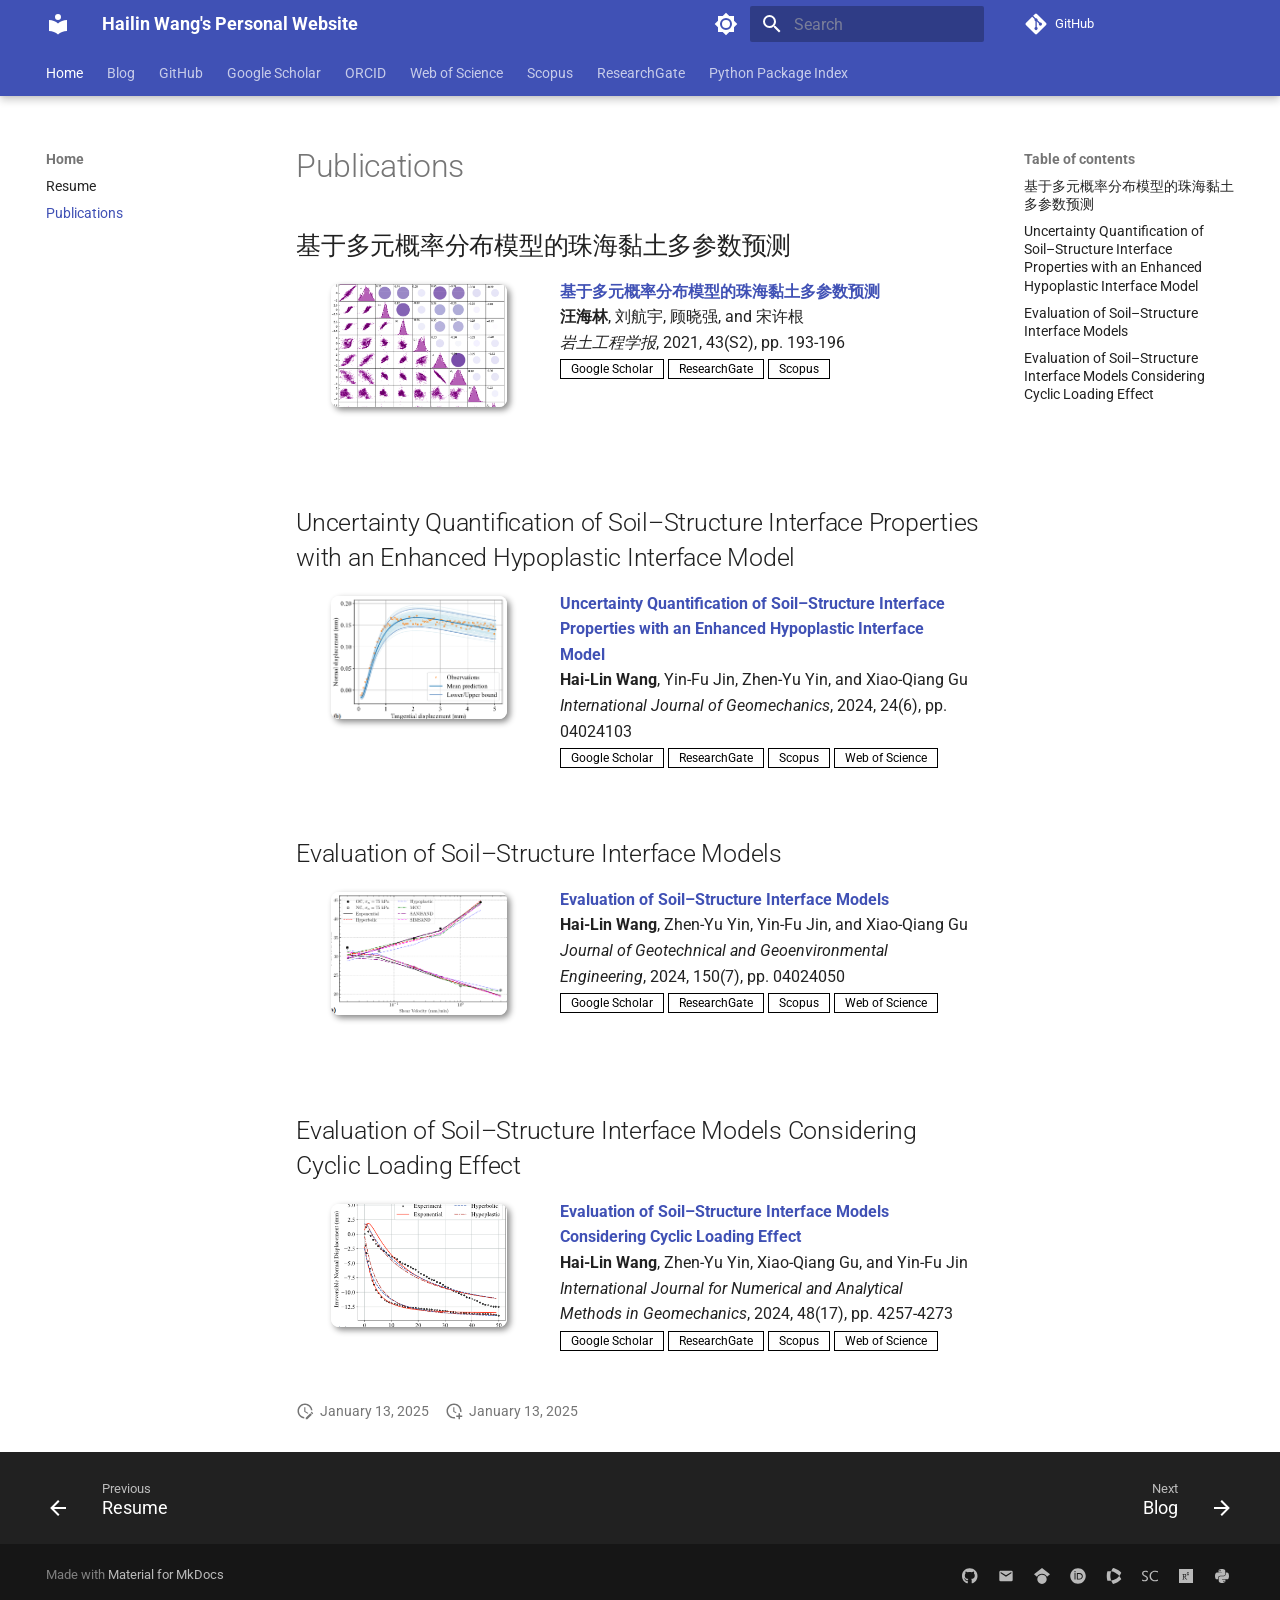
<file: publications/index.html>
<!doctype html>
<html lang="en" class="no-js">
  <head>
    
      <meta charset="utf-8">
      <meta name="viewport" content="width=device-width,initial-scale=1">
      
      
      
        <link rel="canonical" href="https://haiiliin.github.io/publications/">
      
      
        <link rel="prev" href="..">
      
      
        <link rel="next" href="../blog/">
      
      
        <link rel="alternate" type="application/rss+xml" title="RSS feed" href="../feed_rss_created.xml">
        <link rel="alternate" type="application/rss+xml" title="RSS feed of updated content" href="../feed_rss_updated.xml">
      
      <link rel="icon" href="../assets/images/favicon.png">
      <meta name="generator" content="mkdocs-1.6.1, mkdocs-material-9.5.40">
    
    
      
        <title>Publications - Hailin Wang's Personal Website</title>
      
    
    
      <link rel="stylesheet" href="../assets/stylesheets/main.8c3ca2c6.min.css">
      
        
        <link rel="stylesheet" href="../assets/stylesheets/palette.06af60db.min.css">
      
      


    
    
      
    
    
      
        
        
        <link rel="preconnect" href="https://fonts.gstatic.com" crossorigin>
        <link rel="stylesheet" href="https://fonts.googleapis.com/css?family=Roboto:300,300i,400,400i,700,700i%7CRoboto+Mono:400,400i,700,700i&display=fallback">
        <style>:root{--md-text-font:"Roboto";--md-code-font:"Roboto Mono"}</style>
      
    
    
      <link rel="stylesheet" href="../css/publications.css">
    
    <script>__md_scope=new URL("..",location),__md_hash=e=>[...e].reduce(((e,_)=>(e<<5)-e+_.charCodeAt(0)),0),__md_get=(e,_=localStorage,t=__md_scope)=>JSON.parse(_.getItem(t.pathname+"."+e)),__md_set=(e,_,t=localStorage,a=__md_scope)=>{try{t.setItem(a.pathname+"."+e,JSON.stringify(_))}catch(e){}}</script>
    
      

    
    
    
  </head>
  
  
    
    
      
    
    
    
    
    <body dir="ltr" data-md-color-scheme="default" data-md-color-primary="indigo" data-md-color-accent="indigo">
  
    
    <input class="md-toggle" data-md-toggle="drawer" type="checkbox" id="__drawer" autocomplete="off">
    <input class="md-toggle" data-md-toggle="search" type="checkbox" id="__search" autocomplete="off">
    <label class="md-overlay" for="__drawer"></label>
    <div data-md-component="skip">
      
        
        <a href="#publications" class="md-skip">
          Skip to content
        </a>
      
    </div>
    <div data-md-component="announce">
      
    </div>
    
    
      

  

<header class="md-header md-header--shadow md-header--lifted" data-md-component="header">
  <nav class="md-header__inner md-grid" aria-label="Header">
    <a href=".." title="Hailin Wang&#39;s Personal Website" class="md-header__button md-logo" aria-label="Hailin Wang's Personal Website" data-md-component="logo">
      
  
  <svg xmlns="http://www.w3.org/2000/svg" viewBox="0 0 24 24"><path d="M12 8a3 3 0 0 0 3-3 3 3 0 0 0-3-3 3 3 0 0 0-3 3 3 3 0 0 0 3 3m0 3.54C9.64 9.35 6.5 8 3 8v11c3.5 0 6.64 1.35 9 3.54 2.36-2.19 5.5-3.54 9-3.54V8c-3.5 0-6.64 1.35-9 3.54"/></svg>

    </a>
    <label class="md-header__button md-icon" for="__drawer">
      
      <svg xmlns="http://www.w3.org/2000/svg" viewBox="0 0 24 24"><path d="M3 6h18v2H3zm0 5h18v2H3zm0 5h18v2H3z"/></svg>
    </label>
    <div class="md-header__title" data-md-component="header-title">
      <div class="md-header__ellipsis">
        <div class="md-header__topic">
          <span class="md-ellipsis">
            Hailin Wang's Personal Website
          </span>
        </div>
        <div class="md-header__topic" data-md-component="header-topic">
          <span class="md-ellipsis">
            
              Publications
            
          </span>
        </div>
      </div>
    </div>
    
      
        <form class="md-header__option" data-md-component="palette">
  
    
    
    
    <input class="md-option" data-md-color-media="" data-md-color-scheme="default" data-md-color-primary="indigo" data-md-color-accent="indigo"  aria-label="Switch to dark mode"  type="radio" name="__palette" id="__palette_0">
    
      <label class="md-header__button md-icon" title="Switch to dark mode" for="__palette_1" hidden>
        <svg xmlns="http://www.w3.org/2000/svg" viewBox="0 0 24 24"><path d="M12 8a4 4 0 0 0-4 4 4 4 0 0 0 4 4 4 4 0 0 0 4-4 4 4 0 0 0-4-4m0 10a6 6 0 0 1-6-6 6 6 0 0 1 6-6 6 6 0 0 1 6 6 6 6 0 0 1-6 6m8-9.31V4h-4.69L12 .69 8.69 4H4v4.69L.69 12 4 15.31V20h4.69L12 23.31 15.31 20H20v-4.69L23.31 12z"/></svg>
      </label>
    
  
    
    
    
    <input class="md-option" data-md-color-media="" data-md-color-scheme="slate" data-md-color-primary="indigo" data-md-color-accent="indigo"  aria-label="Switch to light mode"  type="radio" name="__palette" id="__palette_1">
    
      <label class="md-header__button md-icon" title="Switch to light mode" for="__palette_0" hidden>
        <svg xmlns="http://www.w3.org/2000/svg" viewBox="0 0 24 24"><path d="M12 18c-.89 0-1.74-.2-2.5-.55C11.56 16.5 13 14.42 13 12s-1.44-4.5-3.5-5.45C10.26 6.2 11.11 6 12 6a6 6 0 0 1 6 6 6 6 0 0 1-6 6m8-9.31V4h-4.69L12 .69 8.69 4H4v4.69L.69 12 4 15.31V20h4.69L12 23.31 15.31 20H20v-4.69L23.31 12z"/></svg>
      </label>
    
  
</form>
      
    
    
      <script>var palette=__md_get("__palette");if(palette&&palette.color){if("(prefers-color-scheme)"===palette.color.media){var media=matchMedia("(prefers-color-scheme: light)"),input=document.querySelector(media.matches?"[data-md-color-media='(prefers-color-scheme: light)']":"[data-md-color-media='(prefers-color-scheme: dark)']");palette.color.media=input.getAttribute("data-md-color-media"),palette.color.scheme=input.getAttribute("data-md-color-scheme"),palette.color.primary=input.getAttribute("data-md-color-primary"),palette.color.accent=input.getAttribute("data-md-color-accent")}for(var[key,value]of Object.entries(palette.color))document.body.setAttribute("data-md-color-"+key,value)}</script>
    
    
    
      <label class="md-header__button md-icon" for="__search">
        
        <svg xmlns="http://www.w3.org/2000/svg" viewBox="0 0 24 24"><path d="M9.5 3A6.5 6.5 0 0 1 16 9.5c0 1.61-.59 3.09-1.56 4.23l.27.27h.79l5 5-1.5 1.5-5-5v-.79l-.27-.27A6.52 6.52 0 0 1 9.5 16 6.5 6.5 0 0 1 3 9.5 6.5 6.5 0 0 1 9.5 3m0 2C7 5 5 7 5 9.5S7 14 9.5 14 14 12 14 9.5 12 5 9.5 5"/></svg>
      </label>
      <div class="md-search" data-md-component="search" role="dialog">
  <label class="md-search__overlay" for="__search"></label>
  <div class="md-search__inner" role="search">
    <form class="md-search__form" name="search">
      <input type="text" class="md-search__input" name="query" aria-label="Search" placeholder="Search" autocapitalize="off" autocorrect="off" autocomplete="off" spellcheck="false" data-md-component="search-query" required>
      <label class="md-search__icon md-icon" for="__search">
        
        <svg xmlns="http://www.w3.org/2000/svg" viewBox="0 0 24 24"><path d="M9.5 3A6.5 6.5 0 0 1 16 9.5c0 1.61-.59 3.09-1.56 4.23l.27.27h.79l5 5-1.5 1.5-5-5v-.79l-.27-.27A6.52 6.52 0 0 1 9.5 16 6.5 6.5 0 0 1 3 9.5 6.5 6.5 0 0 1 9.5 3m0 2C7 5 5 7 5 9.5S7 14 9.5 14 14 12 14 9.5 12 5 9.5 5"/></svg>
        
        <svg xmlns="http://www.w3.org/2000/svg" viewBox="0 0 24 24"><path d="M20 11v2H8l5.5 5.5-1.42 1.42L4.16 12l7.92-7.92L13.5 5.5 8 11z"/></svg>
      </label>
      <nav class="md-search__options" aria-label="Search">
        
          <a href="javascript:void(0)" class="md-search__icon md-icon" title="Share" aria-label="Share" data-clipboard data-clipboard-text="" data-md-component="search-share" tabindex="-1">
            
            <svg xmlns="http://www.w3.org/2000/svg" viewBox="0 0 24 24"><path d="M18 16.08c-.76 0-1.44.3-1.96.77L8.91 12.7c.05-.23.09-.46.09-.7s-.04-.47-.09-.7l7.05-4.11c.54.5 1.25.81 2.04.81a3 3 0 0 0 3-3 3 3 0 0 0-3-3 3 3 0 0 0-3 3c0 .24.04.47.09.7L8.04 9.81C7.5 9.31 6.79 9 6 9a3 3 0 0 0-3 3 3 3 0 0 0 3 3c.79 0 1.5-.31 2.04-.81l7.12 4.15c-.05.21-.08.43-.08.66 0 1.61 1.31 2.91 2.92 2.91s2.92-1.3 2.92-2.91A2.92 2.92 0 0 0 18 16.08"/></svg>
          </a>
        
        <button type="reset" class="md-search__icon md-icon" title="Clear" aria-label="Clear" tabindex="-1">
          
          <svg xmlns="http://www.w3.org/2000/svg" viewBox="0 0 24 24"><path d="M19 6.41 17.59 5 12 10.59 6.41 5 5 6.41 10.59 12 5 17.59 6.41 19 12 13.41 17.59 19 19 17.59 13.41 12z"/></svg>
        </button>
      </nav>
      
        <div class="md-search__suggest" data-md-component="search-suggest"></div>
      
    </form>
    <div class="md-search__output">
      <div class="md-search__scrollwrap" tabindex="0" data-md-scrollfix>
        <div class="md-search-result" data-md-component="search-result">
          <div class="md-search-result__meta">
            Initializing search
          </div>
          <ol class="md-search-result__list" role="presentation"></ol>
        </div>
      </div>
    </div>
  </div>
</div>
    
    
      <div class="md-header__source">
        <a href="https://github.com/haiiliin/haiiliin.github.io" title="Go to repository" class="md-source" data-md-component="source">
  <div class="md-source__icon md-icon">
    
    <svg xmlns="http://www.w3.org/2000/svg" viewBox="0 0 448 512"><!--! Font Awesome Free 6.6.0 by @fontawesome - https://fontawesome.com License - https://fontawesome.com/license/free (Icons: CC BY 4.0, Fonts: SIL OFL 1.1, Code: MIT License) Copyright 2024 Fonticons, Inc.--><path d="M439.55 236.05 244 40.45a28.87 28.87 0 0 0-40.81 0l-40.66 40.63 51.52 51.52c27.06-9.14 52.68 16.77 43.39 43.68l49.66 49.66c34.23-11.8 61.18 31 35.47 56.69-26.49 26.49-70.21-2.87-56-37.34L240.22 199v121.85c25.3 12.54 22.26 41.85 9.08 55a34.34 34.34 0 0 1-48.55 0c-17.57-17.6-11.07-46.91 11.25-56v-123c-20.8-8.51-24.6-30.74-18.64-45L142.57 101 8.45 235.14a28.86 28.86 0 0 0 0 40.81l195.61 195.6a28.86 28.86 0 0 0 40.8 0l194.69-194.69a28.86 28.86 0 0 0 0-40.81"/></svg>
  </div>
  <div class="md-source__repository">
    GitHub
  </div>
</a>
      </div>
    
  </nav>
  
    
      
<nav class="md-tabs" aria-label="Tabs" data-md-component="tabs">
  <div class="md-grid">
    <ul class="md-tabs__list">
      
        
  
  
    
  
  
    
    
      <li class="md-tabs__item md-tabs__item--active">
        <a href=".." class="md-tabs__link">
          
  
  Home

        </a>
      </li>
    
  

      
        
  
  
  
    
    
      <li class="md-tabs__item">
        <a href="../blog/" class="md-tabs__link">
          
  
  Blog

        </a>
      </li>
    
  

      
        
  
  
  
    <li class="md-tabs__item">
      <a href="https://github.com/haiiliin" class="md-tabs__link">
        
  
    
  
  GitHub

      </a>
    </li>
  

      
        
  
  
  
    <li class="md-tabs__item">
      <a href="https://scholar.google.com/citations?hl=en&user=-Bb_nmAAAAAJ" class="md-tabs__link">
        
  
    
  
  Google Scholar

      </a>
    </li>
  

      
        
  
  
  
    <li class="md-tabs__item">
      <a href="https://orcid.org/0000-0001-5759-2455" class="md-tabs__link">
        
  
    
  
  ORCID

      </a>
    </li>
  

      
        
  
  
  
    <li class="md-tabs__item">
      <a href="https://www.webofscience.com/wos/author/record/LLL-5948-2024" class="md-tabs__link">
        
  
    
  
  Web of Science

      </a>
    </li>
  

      
        
  
  
  
    <li class="md-tabs__item">
      <a href="https://www.scopus.com/authid/detail.uri?authorId=36452240500" class="md-tabs__link">
        
  
    
  
  Scopus

      </a>
    </li>
  

      
        
  
  
  
    <li class="md-tabs__item">
      <a href="https://www.researchgate.net/profile/Hailin-Wang-4" class="md-tabs__link">
        
  
    
  
  ResearchGate

      </a>
    </li>
  

      
        
  
  
  
    <li class="md-tabs__item">
      <a href="https://pypi.org/user/hailin" class="md-tabs__link">
        
  
    
  
  Python Package Index

      </a>
    </li>
  

      
    </ul>
  </div>
</nav>
    
  
</header>
    
    <div class="md-container" data-md-component="container">
      
      
        
      
      <main class="md-main" data-md-component="main">
        <div class="md-main__inner md-grid">
          
            
              
              <div class="md-sidebar md-sidebar--primary" data-md-component="sidebar" data-md-type="navigation" >
                <div class="md-sidebar__scrollwrap">
                  <div class="md-sidebar__inner">
                    


  


<nav class="md-nav md-nav--primary md-nav--lifted" aria-label="Navigation" data-md-level="0">
  <label class="md-nav__title" for="__drawer">
    <a href=".." title="Hailin Wang&#39;s Personal Website" class="md-nav__button md-logo" aria-label="Hailin Wang's Personal Website" data-md-component="logo">
      
  
  <svg xmlns="http://www.w3.org/2000/svg" viewBox="0 0 24 24"><path d="M12 8a3 3 0 0 0 3-3 3 3 0 0 0-3-3 3 3 0 0 0-3 3 3 3 0 0 0 3 3m0 3.54C9.64 9.35 6.5 8 3 8v11c3.5 0 6.64 1.35 9 3.54 2.36-2.19 5.5-3.54 9-3.54V8c-3.5 0-6.64 1.35-9 3.54"/></svg>

    </a>
    Hailin Wang's Personal Website
  </label>
  
    <div class="md-nav__source">
      <a href="https://github.com/haiiliin/haiiliin.github.io" title="Go to repository" class="md-source" data-md-component="source">
  <div class="md-source__icon md-icon">
    
    <svg xmlns="http://www.w3.org/2000/svg" viewBox="0 0 448 512"><!--! Font Awesome Free 6.6.0 by @fontawesome - https://fontawesome.com License - https://fontawesome.com/license/free (Icons: CC BY 4.0, Fonts: SIL OFL 1.1, Code: MIT License) Copyright 2024 Fonticons, Inc.--><path d="M439.55 236.05 244 40.45a28.87 28.87 0 0 0-40.81 0l-40.66 40.63 51.52 51.52c27.06-9.14 52.68 16.77 43.39 43.68l49.66 49.66c34.23-11.8 61.18 31 35.47 56.69-26.49 26.49-70.21-2.87-56-37.34L240.22 199v121.85c25.3 12.54 22.26 41.85 9.08 55a34.34 34.34 0 0 1-48.55 0c-17.57-17.6-11.07-46.91 11.25-56v-123c-20.8-8.51-24.6-30.74-18.64-45L142.57 101 8.45 235.14a28.86 28.86 0 0 0 0 40.81l195.61 195.6a28.86 28.86 0 0 0 40.8 0l194.69-194.69a28.86 28.86 0 0 0 0-40.81"/></svg>
  </div>
  <div class="md-source__repository">
    GitHub
  </div>
</a>
    </div>
  
  <ul class="md-nav__list" data-md-scrollfix>
    
      
      
  
  
    
  
  
  
    
    
    
      
        
        
      
      
        
      
    
    
    <li class="md-nav__item md-nav__item--active md-nav__item--section md-nav__item--nested">
      
        
        
        <input class="md-nav__toggle md-toggle " type="checkbox" id="__nav_1" checked>
        
          
          <label class="md-nav__link" for="__nav_1" id="__nav_1_label" tabindex="">
            
  
  <span class="md-ellipsis">
    Home
  </span>
  

            <span class="md-nav__icon md-icon"></span>
          </label>
        
        <nav class="md-nav" data-md-level="1" aria-labelledby="__nav_1_label" aria-expanded="true">
          <label class="md-nav__title" for="__nav_1">
            <span class="md-nav__icon md-icon"></span>
            Home
          </label>
          <ul class="md-nav__list" data-md-scrollfix>
            
              
                
  
  
  
  
    <li class="md-nav__item">
      <a href=".." class="md-nav__link">
        
  
  <span class="md-ellipsis">
    Resume
  </span>
  

      </a>
    </li>
  

              
            
              
                
  
  
    
  
  
  
    <li class="md-nav__item md-nav__item--active">
      
      <input class="md-nav__toggle md-toggle" type="checkbox" id="__toc">
      
      
        
      
      
        <label class="md-nav__link md-nav__link--active" for="__toc">
          
  
  <span class="md-ellipsis">
    Publications
  </span>
  

          <span class="md-nav__icon md-icon"></span>
        </label>
      
      <a href="./" class="md-nav__link md-nav__link--active">
        
  
  <span class="md-ellipsis">
    Publications
  </span>
  

      </a>
      
        

<nav class="md-nav md-nav--secondary" aria-label="Table of contents">
  
  
  
    
  
  
    <label class="md-nav__title" for="__toc">
      <span class="md-nav__icon md-icon"></span>
      Table of contents
    </label>
    <ul class="md-nav__list" data-md-component="toc" data-md-scrollfix>
      
        <li class="md-nav__item">
  <a href="#_1" class="md-nav__link">
    <span class="md-ellipsis">
      基于多元概率分布模型的珠海黏土多参数预测
    </span>
  </a>
  
</li>
      
        <li class="md-nav__item">
  <a href="#uncertainty-quantification-of-soilstructure-interface-properties-with-an-enhanced-hypoplastic-interface-model" class="md-nav__link">
    <span class="md-ellipsis">
      Uncertainty Quantification of Soil–Structure Interface Properties with an Enhanced Hypoplastic Interface Model
    </span>
  </a>
  
</li>
      
        <li class="md-nav__item">
  <a href="#evaluation-of-soilstructure-interface-models" class="md-nav__link">
    <span class="md-ellipsis">
      Evaluation of Soil–Structure Interface Models
    </span>
  </a>
  
</li>
      
        <li class="md-nav__item">
  <a href="#evaluation-of-soilstructure-interface-models-considering-cyclic-loading-effect" class="md-nav__link">
    <span class="md-ellipsis">
      Evaluation of Soil–Structure Interface Models Considering Cyclic Loading Effect
    </span>
  </a>
  
</li>
      
    </ul>
  
</nav>
      
    </li>
  

              
            
          </ul>
        </nav>
      
    </li>
  

    
      
      
  
  
  
  
    
    
    
      
      
        
      
    
    
    <li class="md-nav__item md-nav__item--nested">
      
        
        
        <input class="md-nav__toggle md-toggle " type="checkbox" id="__nav_2" >
        
          
          <label class="md-nav__link" for="__nav_2" id="__nav_2_label" tabindex="0">
            
  
  <span class="md-ellipsis">
    Blog
  </span>
  

            <span class="md-nav__icon md-icon"></span>
          </label>
        
        <nav class="md-nav" data-md-level="1" aria-labelledby="__nav_2_label" aria-expanded="false">
          <label class="md-nav__title" for="__nav_2">
            <span class="md-nav__icon md-icon"></span>
            Blog
          </label>
          <ul class="md-nav__list" data-md-scrollfix>
            
              
                
  
  
  
    
  
  
    <li class="md-nav__item">
      <a href="../blog/" class="md-nav__link">
        
  
  <span class="md-ellipsis">
    Blog
  </span>
  

      </a>
    </li>
  

              
            
              
                
  
  
  
  
    <li class="md-nav__item">
      <a href="../blog/tags/" class="md-nav__link">
        
  
  <span class="md-ellipsis">
    Tags
  </span>
  

      </a>
    </li>
  

              
            
              
                
  
  
  
  
    
    
    
      
      
        
      
    
    
    <li class="md-nav__item md-nav__item--nested">
      
        
        
        <input class="md-nav__toggle md-toggle " type="checkbox" id="__nav_2_3" >
        
          
          <label class="md-nav__link" for="__nav_2_3" id="__nav_2_3_label" tabindex="0">
            
  
  <span class="md-ellipsis">
    Archive
  </span>
  

            <span class="md-nav__icon md-icon"></span>
          </label>
        
        <nav class="md-nav" data-md-level="2" aria-labelledby="__nav_2_3_label" aria-expanded="false">
          <label class="md-nav__title" for="__nav_2_3">
            <span class="md-nav__icon md-icon"></span>
            Archive
          </label>
          <ul class="md-nav__list" data-md-scrollfix>
            
              
                
  
  
  
    
  
  
    <li class="md-nav__item">
      <a href="../blog/archive/2023/" class="md-nav__link">
        
  
  <span class="md-ellipsis">
    October 2023
  </span>
  

      </a>
    </li>
  

              
            
          </ul>
        </nav>
      
    </li>
  

              
            
              
                
  
  
  
  
    
    
    
      
      
        
      
    
    
    <li class="md-nav__item md-nav__item--nested">
      
        
        
        <input class="md-nav__toggle md-toggle " type="checkbox" id="__nav_2_4" >
        
          
          <label class="md-nav__link" for="__nav_2_4" id="__nav_2_4_label" tabindex="0">
            
  
  <span class="md-ellipsis">
    Categories
  </span>
  

            <span class="md-nav__icon md-icon"></span>
          </label>
        
        <nav class="md-nav" data-md-level="2" aria-labelledby="__nav_2_4_label" aria-expanded="false">
          <label class="md-nav__title" for="__nav_2_4">
            <span class="md-nav__icon md-icon"></span>
            Categories
          </label>
          <ul class="md-nav__list" data-md-scrollfix>
            
              
                
  
  
  
    
  
  
    <li class="md-nav__item">
      <a href="../blog/category/academic/" class="md-nav__link">
        
  
  <span class="md-ellipsis">
    Academic
  </span>
  

      </a>
    </li>
  

              
            
          </ul>
        </nav>
      
    </li>
  

              
            
          </ul>
        </nav>
      
    </li>
  

    
      
      
  
  
  
  
    <li class="md-nav__item">
      <a href="https://github.com/haiiliin" class="md-nav__link">
        
  
  <span class="md-ellipsis">
    GitHub
  </span>
  

      </a>
    </li>
  

    
      
      
  
  
  
  
    <li class="md-nav__item">
      <a href="https://scholar.google.com/citations?hl=en&user=-Bb_nmAAAAAJ" class="md-nav__link">
        
  
  <span class="md-ellipsis">
    Google Scholar
  </span>
  

      </a>
    </li>
  

    
      
      
  
  
  
  
    <li class="md-nav__item">
      <a href="https://orcid.org/0000-0001-5759-2455" class="md-nav__link">
        
  
  <span class="md-ellipsis">
    ORCID
  </span>
  

      </a>
    </li>
  

    
      
      
  
  
  
  
    <li class="md-nav__item">
      <a href="https://www.webofscience.com/wos/author/record/LLL-5948-2024" class="md-nav__link">
        
  
  <span class="md-ellipsis">
    Web of Science
  </span>
  

      </a>
    </li>
  

    
      
      
  
  
  
  
    <li class="md-nav__item">
      <a href="https://www.scopus.com/authid/detail.uri?authorId=36452240500" class="md-nav__link">
        
  
  <span class="md-ellipsis">
    Scopus
  </span>
  

      </a>
    </li>
  

    
      
      
  
  
  
  
    <li class="md-nav__item">
      <a href="https://www.researchgate.net/profile/Hailin-Wang-4" class="md-nav__link">
        
  
  <span class="md-ellipsis">
    ResearchGate
  </span>
  

      </a>
    </li>
  

    
      
      
  
  
  
  
    <li class="md-nav__item">
      <a href="https://pypi.org/user/hailin" class="md-nav__link">
        
  
  <span class="md-ellipsis">
    Python Package Index
  </span>
  

      </a>
    </li>
  

    
  </ul>
</nav>
                  </div>
                </div>
              </div>
            
            
              
              <div class="md-sidebar md-sidebar--secondary" data-md-component="sidebar" data-md-type="toc" >
                <div class="md-sidebar__scrollwrap">
                  <div class="md-sidebar__inner">
                    

<nav class="md-nav md-nav--secondary" aria-label="Table of contents">
  
  
  
    
  
  
    <label class="md-nav__title" for="__toc">
      <span class="md-nav__icon md-icon"></span>
      Table of contents
    </label>
    <ul class="md-nav__list" data-md-component="toc" data-md-scrollfix>
      
        <li class="md-nav__item">
  <a href="#_1" class="md-nav__link">
    <span class="md-ellipsis">
      基于多元概率分布模型的珠海黏土多参数预测
    </span>
  </a>
  
</li>
      
        <li class="md-nav__item">
  <a href="#uncertainty-quantification-of-soilstructure-interface-properties-with-an-enhanced-hypoplastic-interface-model" class="md-nav__link">
    <span class="md-ellipsis">
      Uncertainty Quantification of Soil–Structure Interface Properties with an Enhanced Hypoplastic Interface Model
    </span>
  </a>
  
</li>
      
        <li class="md-nav__item">
  <a href="#evaluation-of-soilstructure-interface-models" class="md-nav__link">
    <span class="md-ellipsis">
      Evaluation of Soil–Structure Interface Models
    </span>
  </a>
  
</li>
      
        <li class="md-nav__item">
  <a href="#evaluation-of-soilstructure-interface-models-considering-cyclic-loading-effect" class="md-nav__link">
    <span class="md-ellipsis">
      Evaluation of Soil–Structure Interface Models Considering Cyclic Loading Effect
    </span>
  </a>
  
</li>
      
    </ul>
  
</nav>
                  </div>
                </div>
              </div>
            
          
          
            <div class="md-content" data-md-component="content">
              <article class="md-content__inner md-typeset">
                
                  


<h1 id="publications">Publications</h1>
<h2 id="_1">基于多元概率分布模型的珠海黏土多参数预测</h2>
<div class="grid cards" markdown>

<div class="publications"><ol class="bibliography"><li>
    <div class="col-sm-3 abbr"><img src="/images/wang2021.png" class="teaser" >
        <abbr class="badge">CJGE</abbr></div>
</li></ol></div>

<div class="publications"><ol class="bibliography"><li>
<div class="col-sm-9" style="position: relative;padding-right: 15px;padding-left: 20px;">
    <div class="title"><a href="https://doi.org/10.11779/CJGE2021S2046">基于多元概率分布模型的珠海黏土多参数预测</a></div>
    <div class="author"><strong>汪海林</strong>, 刘航宇, 顾晓强, and 宋许根</div>
    <div class="periodical"><em>岩土工程学报</em>, 2021, 43(S2), pp. 193-196</div>
    <div class="links"><a href="https://scholar.google.com/scholar?hl=en&as_sdt=0,44&cluster=10560481507459093307" class="btn btn-sm z-depth-0" role="button" target="_blank" style="font-size:12px;">Google Scholar</a>
        <a href="https://www.researchgate.net/publication/384292107" class="btn btn-sm z-depth-0" role="button" target="_blank" style="font-size:12px;">ResearchGate</a>
        <a href="https://www.scopus.com/record/display.uri?eid=2-s2.0-85120847659&origin=resultslist" class="btn btn-sm z-depth-0" role="button" target="_blank" style="font-size:12px;">Scopus</a>
        </div>
</div>
</li></ol></div>

</div>

<h2 id="uncertainty-quantification-of-soilstructure-interface-properties-with-an-enhanced-hypoplastic-interface-model">Uncertainty Quantification of Soil–Structure Interface Properties with an Enhanced Hypoplastic Interface Model</h2>
<div class="grid cards" markdown>

<div class="publications"><ol class="bibliography"><li>
    <div class="col-sm-3 abbr"><img src="/images/wang2024a.png" class="teaser" >
        <abbr class="badge">IJG</abbr></div>
</li></ol></div>

<div class="publications"><ol class="bibliography"><li>
<div class="col-sm-9" style="position: relative;padding-right: 15px;padding-left: 20px;">
    <div class="title"><a href="https://doi.org/10.1061/IJGNAI.GMENG-9248">Uncertainty Quantification of Soil–Structure Interface Properties with an Enhanced Hypoplastic Interface Model</a></div>
    <div class="author"><strong>Hai-Lin Wang</strong>, Yin-Fu Jin, Zhen-Yu Yin, and Xiao-Qiang Gu</div>
    <div class="periodical"><em>International Journal of Geomechanics</em>, 2024, 24(6), pp. 04024103</div>
    <div class="links"><a href="https://scholar.google.com/scholar?oi=bibs&hl=en&cluster=10447011867309979357" class="btn btn-sm z-depth-0" role="button" target="_blank" style="font-size:12px;">Google Scholar</a>
        <a href="https://www.researchgate.net/publication/380101144" class="btn btn-sm z-depth-0" role="button" target="_blank" style="font-size:12px;">ResearchGate</a>
        <a href="https://www.scopus.com/record/display.uri?eid=2-s2.0-85189564432&origin=resultslist" class="btn btn-sm z-depth-0" role="button" target="_blank" style="font-size:12px;">Scopus</a>
        <a href="https://www.webofscience.com/wos/woscc/full-record/WOS:001202620500015" class="btn btn-sm z-depth-0" role="button" target="_blank" style="font-size:12px;">Web of Science</a>
        </div>
</div>
</li></ol></div>

</div>

<h2 id="evaluation-of-soilstructure-interface-models">Evaluation of Soil–Structure Interface Models</h2>
<div class="grid cards" markdown>

<div class="publications"><ol class="bibliography"><li>
    <div class="col-sm-3 abbr"><img src="/images/wang2024b.png" class="teaser" >
        <abbr class="badge">JGGE</abbr></div>
</li></ol></div>

<div class="publications"><ol class="bibliography"><li>
<div class="col-sm-9" style="position: relative;padding-right: 15px;padding-left: 20px;">
    <div class="title"><a href="https://doi.org/10.1061/JGGEFK.GTENG-11486">Evaluation of Soil–Structure Interface Models</a></div>
    <div class="author"><strong>Hai-Lin Wang</strong>, Zhen-Yu Yin, Yin-Fu Jin, and Xiao-Qiang Gu</div>
    <div class="periodical"><em>Journal of Geotechnical and Geoenvironmental Engineering</em>, 2024, 150(7), pp. 04024050</div>
    <div class="links"><a href="https://scholar.google.com/scholar?oi=bibs&hl=en&cluster=2365727271821321461" class="btn btn-sm z-depth-0" role="button" target="_blank" style="font-size:12px;">Google Scholar</a>
        <a href="https://www.researchgate.net/publication/380101228" class="btn btn-sm z-depth-0" role="button" target="_blank" style="font-size:12px;">ResearchGate</a>
        <a href="https://www.scopus.com/record/display.uri?eid=2-s2.0-85191899059&origin=resultslist" class="btn btn-sm z-depth-0" role="button" target="_blank" style="font-size:12px;">Scopus</a>
        <a href="https://www.webofscience.com/wos/woscc/full-record/WOS:001239979000003" class="btn btn-sm z-depth-0" role="button" target="_blank" style="font-size:12px;">Web of Science</a>
        </div>
</div>
</li></ol></div>

</div>

<h2 id="evaluation-of-soilstructure-interface-models-considering-cyclic-loading-effect">Evaluation of Soil–Structure Interface Models Considering Cyclic Loading Effect</h2>
<div class="grid cards" markdown>

<div class="publications"><ol class="bibliography"><li>
    <div class="col-sm-3 abbr"><img src="/images/wang2024c.png" class="teaser" >
        <abbr class="badge">NAG</abbr></div>
</li></ol></div>

<div class="publications"><ol class="bibliography"><li>
<div class="col-sm-9" style="position: relative;padding-right: 15px;padding-left: 20px;">
    <div class="title"><a href="https://doi.org/10.1002/nag.3831">Evaluation of Soil–Structure Interface Models Considering Cyclic Loading Effect</a></div>
    <div class="author"><strong>Hai-Lin Wang</strong>, Zhen-Yu Yin, Xiao-Qiang Gu, and Yin-Fu Jin</div>
    <div class="periodical"><em>International Journal for Numerical and Analytical Methods in Geomechanics</em>, 2024, 48(17), pp. 4257-4273</div>
    <div class="links"><a href="https://scholar.google.com/scholar?oi=bibs&hl=en&cluster=13980043120597547237" class="btn btn-sm z-depth-0" role="button" target="_blank" style="font-size:12px;">Google Scholar</a>
        <a href="https://www.researchgate.net/publication/384285676" class="btn btn-sm z-depth-0" role="button" target="_blank" style="font-size:12px;">ResearchGate</a>
        <a href="https://www.scopus.com/record/display.uri?eid=2-s2.0-85204709081&origin=resultslist" class="btn btn-sm z-depth-0" role="button" target="_blank" style="font-size:12px;">Scopus</a>
        <a href="https://www.webofscience.com/wos/woscc/full-record/WOS:001320018200001" class="btn btn-sm z-depth-0" role="button" target="_blank" style="font-size:12px;">Web of Science</a>
        </div>
</div>
</li></ol></div>

</div>







  
    
  
  
    
  


  <aside class="md-source-file">
    
      
  <span class="md-source-file__fact">
    <span class="md-icon" title="Last update">
      <svg xmlns="http://www.w3.org/2000/svg" viewBox="0 0 24 24"><path d="M21 13.1c-.1 0-.3.1-.4.2l-1 1 2.1 2.1 1-1c.2-.2.2-.6 0-.8l-1.3-1.3c-.1-.1-.2-.2-.4-.2m-1.9 1.8-6.1 6V23h2.1l6.1-6.1zM12.5 7v5.2l4 2.4-1 1L11 13V7zM11 21.9c-5.1-.5-9-4.8-9-9.9C2 6.5 6.5 2 12 2c5.3 0 9.6 4.1 10 9.3-.3-.1-.6-.2-1-.2s-.7.1-1 .2C19.6 7.2 16.2 4 12 4c-4.4 0-8 3.6-8 8 0 4.1 3.1 7.5 7.1 7.9l-.1.2z"/></svg>
    </span>
    <span class="git-revision-date-localized-plugin git-revision-date-localized-plugin-date">January 13, 2025</span>
  </span>

    
    
      
  <span class="md-source-file__fact">
    <span class="md-icon" title="Created">
      <svg xmlns="http://www.w3.org/2000/svg" viewBox="0 0 24 24"><path d="M14.47 15.08 11 13V7h1.5v5.25l3.08 1.83c-.41.28-.79.62-1.11 1m-1.39 4.84c-.36.05-.71.08-1.08.08-4.42 0-8-3.58-8-8s3.58-8 8-8 8 3.58 8 8c0 .37-.03.72-.08 1.08.69.1 1.33.32 1.92.64.1-.56.16-1.13.16-1.72 0-5.5-4.5-10-10-10S2 6.5 2 12s4.47 10 10 10c.59 0 1.16-.06 1.72-.16-.32-.59-.54-1.23-.64-1.92M18 15v3h-3v2h3v3h2v-3h3v-2h-3v-3z"/></svg>
    </span>
    <span class="git-revision-date-localized-plugin git-revision-date-localized-plugin-date">January 13, 2025</span>
  </span>

    
    
    
  </aside>





                
              </article>
            </div>
          
          
  <script>var tabs=__md_get("__tabs");if(Array.isArray(tabs))e:for(var set of document.querySelectorAll(".tabbed-set")){var labels=set.querySelector(".tabbed-labels");for(var tab of tabs)for(var label of labels.getElementsByTagName("label"))if(label.innerText.trim()===tab){var input=document.getElementById(label.htmlFor);input.checked=!0;continue e}}</script>

<script>var target=document.getElementById(location.hash.slice(1));target&&target.name&&(target.checked=target.name.startsWith("__tabbed_"))</script>
        </div>
        
          <button type="button" class="md-top md-icon" data-md-component="top" hidden>
  
  <svg xmlns="http://www.w3.org/2000/svg" viewBox="0 0 24 24"><path d="M13 20h-2V8l-5.5 5.5-1.42-1.42L12 4.16l7.92 7.92-1.42 1.42L13 8z"/></svg>
  Back to top
</button>
        
      </main>
      
        <footer class="md-footer">
  
    
      
      <nav class="md-footer__inner md-grid" aria-label="Footer" >
        
          
          <a href=".." class="md-footer__link md-footer__link--prev" aria-label="Previous: Resume">
            <div class="md-footer__button md-icon">
              
              <svg xmlns="http://www.w3.org/2000/svg" viewBox="0 0 24 24"><path d="M20 11v2H8l5.5 5.5-1.42 1.42L4.16 12l7.92-7.92L13.5 5.5 8 11z"/></svg>
            </div>
            <div class="md-footer__title">
              <span class="md-footer__direction">
                Previous
              </span>
              <div class="md-ellipsis">
                Resume
              </div>
            </div>
          </a>
        
        
          
          <a href="../blog/" class="md-footer__link md-footer__link--next" aria-label="Next: Blog">
            <div class="md-footer__title">
              <span class="md-footer__direction">
                Next
              </span>
              <div class="md-ellipsis">
                Blog
              </div>
            </div>
            <div class="md-footer__button md-icon">
              
              <svg xmlns="http://www.w3.org/2000/svg" viewBox="0 0 24 24"><path d="M4 11v2h12l-5.5 5.5 1.42 1.42L19.84 12l-7.92-7.92L10.5 5.5 16 11z"/></svg>
            </div>
          </a>
        
      </nav>
    
  
  <div class="md-footer-meta md-typeset">
    <div class="md-footer-meta__inner md-grid">
      <div class="md-copyright">
  
  
    Made with
    <a href="https://squidfunk.github.io/mkdocs-material/" target="_blank" rel="noopener">
      Material for MkDocs
    </a>
  
</div>
      
        <div class="md-social">
  
    
    
    
    
      
      
    
    <a href="https://github.com/haiiliin" target="_blank" rel="noopener" title="github.com" class="md-social__link">
      <svg xmlns="http://www.w3.org/2000/svg" viewBox="0 0 496 512"><!--! Font Awesome Free 6.6.0 by @fontawesome - https://fontawesome.com License - https://fontawesome.com/license/free (Icons: CC BY 4.0, Fonts: SIL OFL 1.1, Code: MIT License) Copyright 2024 Fonticons, Inc.--><path d="M165.9 397.4c0 2-2.3 3.6-5.2 3.6-3.3.3-5.6-1.3-5.6-3.6 0-2 2.3-3.6 5.2-3.6 3-.3 5.6 1.3 5.6 3.6m-31.1-4.5c-.7 2 1.3 4.3 4.3 4.9 2.6 1 5.6 0 6.2-2s-1.3-4.3-4.3-5.2c-2.6-.7-5.5.3-6.2 2.3m44.2-1.7c-2.9.7-4.9 2.6-4.6 4.9.3 2 2.9 3.3 5.9 2.6 2.9-.7 4.9-2.6 4.6-4.6-.3-1.9-3-3.2-5.9-2.9M244.8 8C106.1 8 0 113.3 0 252c0 110.9 69.8 205.8 169.5 239.2 12.8 2.3 17.3-5.6 17.3-12.1 0-6.2-.3-40.4-.3-61.4 0 0-70 15-84.7-29.8 0 0-11.4-29.1-27.8-36.6 0 0-22.9-15.7 1.6-15.4 0 0 24.9 2 38.6 25.8 21.9 38.6 58.6 27.5 72.9 20.9 2.3-16 8.8-27.1 16-33.7-55.9-6.2-112.3-14.3-112.3-110.5 0-27.5 7.6-41.3 23.6-58.9-2.6-6.5-11.1-33.3 2.6-67.9 20.9-6.5 69 27 69 27 20-5.6 41.5-8.5 62.8-8.5s42.8 2.9 62.8 8.5c0 0 48.1-33.6 69-27 13.7 34.7 5.2 61.4 2.6 67.9 16 17.7 25.8 31.5 25.8 58.9 0 96.5-58.9 104.2-114.8 110.5 9.2 7.9 17 22.9 17 46.4 0 33.7-.3 75.4-.3 83.6 0 6.5 4.6 14.4 17.3 12.1C428.2 457.8 496 362.9 496 252 496 113.3 383.5 8 244.8 8M97.2 352.9c-1.3 1-1 3.3.7 5.2 1.6 1.6 3.9 2.3 5.2 1 1.3-1 1-3.3-.7-5.2-1.6-1.6-3.9-2.3-5.2-1m-10.8-8.1c-.7 1.3.3 2.9 2.3 3.9 1.6 1 3.6.7 4.3-.7.7-1.3-.3-2.9-2.3-3.9-2-.6-3.6-.3-4.3.7m32.4 35.6c-1.6 1.3-1 4.3 1.3 6.2 2.3 2.3 5.2 2.6 6.5 1 1.3-1.3.7-4.3-1.3-6.2-2.2-2.3-5.2-2.6-6.5-1m-11.4-14.7c-1.6 1-1.6 3.6 0 5.9s4.3 3.3 5.6 2.3c1.6-1.3 1.6-3.9 0-6.2-1.4-2.3-4-3.3-5.6-2"/></svg>
    </a>
  
    
    
    
    
    <a href="mailto:wanghailin@tongji.edu.cn" target="_blank" rel="noopener" title="" class="md-social__link">
      <svg xmlns="http://www.w3.org/2000/svg" viewBox="0 0 24 24"><path d="m20 8-8 5-8-5V6l8 5 8-5m0-2H4c-1.11 0-2 .89-2 2v12a2 2 0 0 0 2 2h16a2 2 0 0 0 2-2V6a2 2 0 0 0-2-2"/></svg>
    </a>
  
    
    
    
    
      
      
    
    <a href="https://scholar.google.com/citations?hl=en&user=-Bb_nmAAAAAJ" target="_blank" rel="noopener" title="scholar.google.com" class="md-social__link">
      <svg xmlns="http://www.w3.org/2000/svg" viewBox="0 0 512 512"><!--! Font Awesome Free 6.6.0 by @fontawesome - https://fontawesome.com License - https://fontawesome.com/license/free (Icons: CC BY 4.0, Fonts: SIL OFL 1.1, Code: MIT License) Copyright 2024 Fonticons, Inc.--><path d="M390.9 298.5s0 .1.1.1c9.2 19.4 14.4 41.1 14.4 64C405.3 445.1 338.5 512 256 512s-149.3-66.9-149.3-149.3c0-22.9 5.2-44.6 14.4-64 1.7-3.6 3.6-7.2 5.6-10.7q6.6-11.4 15-21.3c27.4-32.6 68.5-53.3 114.4-53.3 33.6 0 64.6 11.1 89.6 29.9 9.1 6.9 17.4 14.7 24.8 23.5 5.6 6.6 10.6 13.8 15 21.3 2 3.4 3.8 7 5.5 10.5zm26.4-18.8c-30.1-58.4-91-98.4-161.3-98.4s-131.2 40-161.3 98.4L0 202.7 256 0l256 202.7-94.7 77.1z"/></svg>
    </a>
  
    
    
    
    
      
      
    
    <a href="https://orcid.org/0000-0001-5759-2455" target="_blank" rel="noopener" title="orcid.org" class="md-social__link">
      <svg xmlns="http://www.w3.org/2000/svg" viewBox="0 0 512 512"><!--! Font Awesome Free 6.6.0 by @fontawesome - https://fontawesome.com License - https://fontawesome.com/license/free (Icons: CC BY 4.0, Fonts: SIL OFL 1.1, Code: MIT License) Copyright 2024 Fonticons, Inc.--><path d="M294.75 188.19h-45.92V342h47.47c67.62 0 83.12-51.34 83.12-76.91 0-41.64-26.54-76.9-84.67-76.9M256 8C119 8 8 119 8 256s111 248 248 248 248-111 248-248S393 8 256 8m-80.79 360.76h-29.84v-207.5h29.84zm-14.92-231.14a19.57 19.57 0 1 1 19.57-19.57 19.64 19.64 0 0 1-19.57 19.57M300 369h-81V161.26h80.6c76.73 0 110.44 54.83 110.44 103.85C410 318.39 368.38 369 300 369"/></svg>
    </a>
  
    
    
    
    
      
      
    
    <a href="https://www.webofscience.com/wos/author/record/LLL-5948-2024" target="_blank" rel="noopener" title="www.webofscience.com" class="md-social__link">
      <svg xmlns="http://www.w3.org/2000/svg" viewBox="0 0 24 24"><path d="M11.262 18a20.6 20.6 0 0 0 3.246-1.476 21 21 0 0 0 2.852-2.064A14.5 14.5 0 0 0 19.82 12q.492.491.884 1.082.493.59.788 1.18.393.69.786 1.28.296.687.59 1.278a23 23 0 0 1-2.654 2.46 39 39 0 0 1-2.952 1.966A29.6 29.6 0 0 1 10.574 24l-.788-1.18q-.391-.69-.786-1.28-.314-.63-.59-1.278l-.59-1.376A20.4 20.4 0 0 0 11.26 18zm2.754-16.918a30 30 0 0 1 3.246 1.574q1.476.885 2.952 1.966a48 48 0 0 1 2.654 2.46q-.293.69-.59 1.28-.392.687-.786 1.278a6.2 6.2 0 0 1-.788 1.18q-.41.614-.884 1.18a18 18 0 0 0-2.46-2.558 21 21 0 0 0-2.852-2.064 20.4 20.4 0 0 0-6.688-2.36l.59-1.38q.295-.59.59-1.278l.786-1.18.788-1.18q1.77.393 3.442 1.082m-7.574 18q-.787.1-1.474.1H3.492q-.69 0-1.378-.1a34 34 0 0 1-.786-3.54 33 33 0 0 1 0-7.18q.295-1.772.786-3.444l1.378-.196h1.476q.689 0 1.474.098l1.378.196-.59 1.77q-.394 1.476-.59 3.05-.1 1.476-.1 3.05.1 1.572.394 3.048.394 1.575.886 2.952-.69.195-1.378.196"/></svg>
    </a>
  
    
    
    
    
      
      
    
    <a href="https://www.scopus.com/authid/detail.uri?authorId=36452240500" target="_blank" rel="noopener" title="www.scopus.com" class="md-social__link">
      <svg xmlns="http://www.w3.org/2000/svg" viewBox="0 0 24 24"><path d="m24 19.059-.14-1.777c-1.426.772-2.945 1.076-4.465 1.076-3.319 0-5.96-2.782-5.96-6.475 0-3.903 2.595-6.31 5.633-6.31 1.917 0 3.39.303 4.792 1.075L24 4.895c-1.286-.608-2.337-.889-4.698-.889-4.534 0-7.97 3.53-7.97 8.017 0 5.12 4.09 7.924 7.9 7.924 1.916 0 3.506-.257 4.768-.888m-14.954-3.46c0-2.22-1.964-3.225-3.857-4.347C3.716 10.364 2.15 9.756 2.15 8.12c0-1.215.889-2.548 2.642-2.548 1.519 0 2.57.234 3.903 1.029l.117-1.847c-1.239-.514-2.127-.748-4.137-.748C1.8 4.006.047 5.876.047 8.26s2.103 3.413 4.02 4.581c1.426.865 2.922 1.45 2.922 2.992 0 1.496-1.333 2.571-2.922 2.571-1.566 0-2.594-.35-3.786-1.075L0 19.176c1.215.56 2.454.818 4.16.818 2.385 0 4.885-1.473 4.885-4.395z"/></svg>
    </a>
  
    
    
    
    
      
      
    
    <a href="https://www.researchgate.net/profile/Hailin-Wang-4" target="_blank" rel="noopener" title="www.researchgate.net" class="md-social__link">
      <svg xmlns="http://www.w3.org/2000/svg" viewBox="0 0 448 512"><!--! Font Awesome Free 6.6.0 by @fontawesome - https://fontawesome.com License - https://fontawesome.com/license/free (Icons: CC BY 4.0, Fonts: SIL OFL 1.1, Code: MIT License) Copyright 2024 Fonticons, Inc.--><path d="M0 32v448h448V32zm262.2 334.4c-6.6 3-33.2 6-50-14.2-9.2-10.6-25.3-33.3-42.2-63.6-8.9 0-14.7 0-21.4-.6v46.4c0 23.5 6 21.2 25.8 23.9v8.1c-6.9-.3-23.1-.8-35.6-.8-13.1 0-26.1.6-33.6.8v-8.1c15.5-2.9 22-1.3 22-23.9V225c0-22.6-6.4-21-22-23.9V193c25.8 1 53.1-.6 70.9-.6 31.7 0 55.9 14.4 55.9 45.6 0 21.1-16.7 42.2-39.2 47.5 13.6 24.2 30 45.6 42.2 58.9 7.2 7.8 17.2 14.7 27.2 14.7zm22.9-135c-23.3 0-32.2-15.7-32.2-32.2V167c0-12.2 8.8-30.4 34-30.4s30.4 17.9 30.4 17.9l-10.7 7.2s-5.5-12.5-19.7-12.5c-7.9 0-19.7 7.3-19.7 19.7v26.8c0 13.4 6.6 23.3 17.9 23.3 14.1 0 21.5-10.9 21.5-26.8h-17.9v-10.7h30.4c0 20.5 4.7 49.9-34 49.9m-116.5 44.7c-9.4 0-13.6-.3-20-.8v-69.7c6.4-.6 15-.6 22.5-.6 23.3 0 37.2 12.2 37.2 34.5 0 21.9-15 36.6-39.7 36.6"/></svg>
    </a>
  
    
    
    
    
      
      
    
    <a href="https://pypi.org/user/hailin" target="_blank" rel="noopener" title="pypi.org" class="md-social__link">
      <svg xmlns="http://www.w3.org/2000/svg" viewBox="0 0 448 512"><!--! Font Awesome Free 6.6.0 by @fontawesome - https://fontawesome.com License - https://fontawesome.com/license/free (Icons: CC BY 4.0, Fonts: SIL OFL 1.1, Code: MIT License) Copyright 2024 Fonticons, Inc.--><path d="M439.8 200.5c-7.7-30.9-22.3-54.2-53.4-54.2h-40.1v47.4c0 36.8-31.2 67.8-66.8 67.8H172.7c-29.2 0-53.4 25-53.4 54.3v101.8c0 29 25.2 46 53.4 54.3 33.8 9.9 66.3 11.7 106.8 0 26.9-7.8 53.4-23.5 53.4-54.3v-40.7H226.2v-13.6h160.2c31.1 0 42.6-21.7 53.4-54.2 11.2-33.5 10.7-65.7 0-108.6M286.2 404c11.1 0 20.1 9.1 20.1 20.3 0 11.3-9 20.4-20.1 20.4-11 0-20.1-9.2-20.1-20.4.1-11.3 9.1-20.3 20.1-20.3M167.8 248.1h106.8c29.7 0 53.4-24.5 53.4-54.3V91.9c0-29-24.4-50.7-53.4-55.6-35.8-5.9-74.7-5.6-106.8.1-45.2 8-53.4 24.7-53.4 55.6v40.7h106.9v13.6h-147c-31.1 0-58.3 18.7-66.8 54.2-9.8 40.7-10.2 66.1 0 108.6 7.6 31.6 25.7 54.2 56.8 54.2H101v-48.8c0-35.3 30.5-66.4 66.8-66.4m-6.7-142.6c-11.1 0-20.1-9.1-20.1-20.3.1-11.3 9-20.4 20.1-20.4 11 0 20.1 9.2 20.1 20.4s-9 20.3-20.1 20.3"/></svg>
    </a>
  
</div>
      
    </div>
  </div>
</footer>
      
    </div>
    <div class="md-dialog" data-md-component="dialog">
      <div class="md-dialog__inner md-typeset"></div>
    </div>
    
    
    <script id="__config" type="application/json">{"base": "..", "features": ["content.action.edit", "content.code.copy", "content.tabs.link", "navigation.footer", "navigation.sections", "navigation.top", "navigation.tabs", "navigation.tabs.sticky", "search.share", "search.suggest", "toc.follow", "toc.sticky"], "search": "../assets/javascripts/workers/search.6ce7567c.min.js", "translations": {"clipboard.copied": "Copied to clipboard", "clipboard.copy": "Copy to clipboard", "search.result.more.one": "1 more on this page", "search.result.more.other": "# more on this page", "search.result.none": "No matching documents", "search.result.one": "1 matching document", "search.result.other": "# matching documents", "search.result.placeholder": "Type to start searching", "search.result.term.missing": "Missing", "select.version": "Select version"}}</script>
    
    
      <script src="../assets/javascripts/bundle.525ec568.min.js"></script>
      
    
  </body>
</html>
</file>
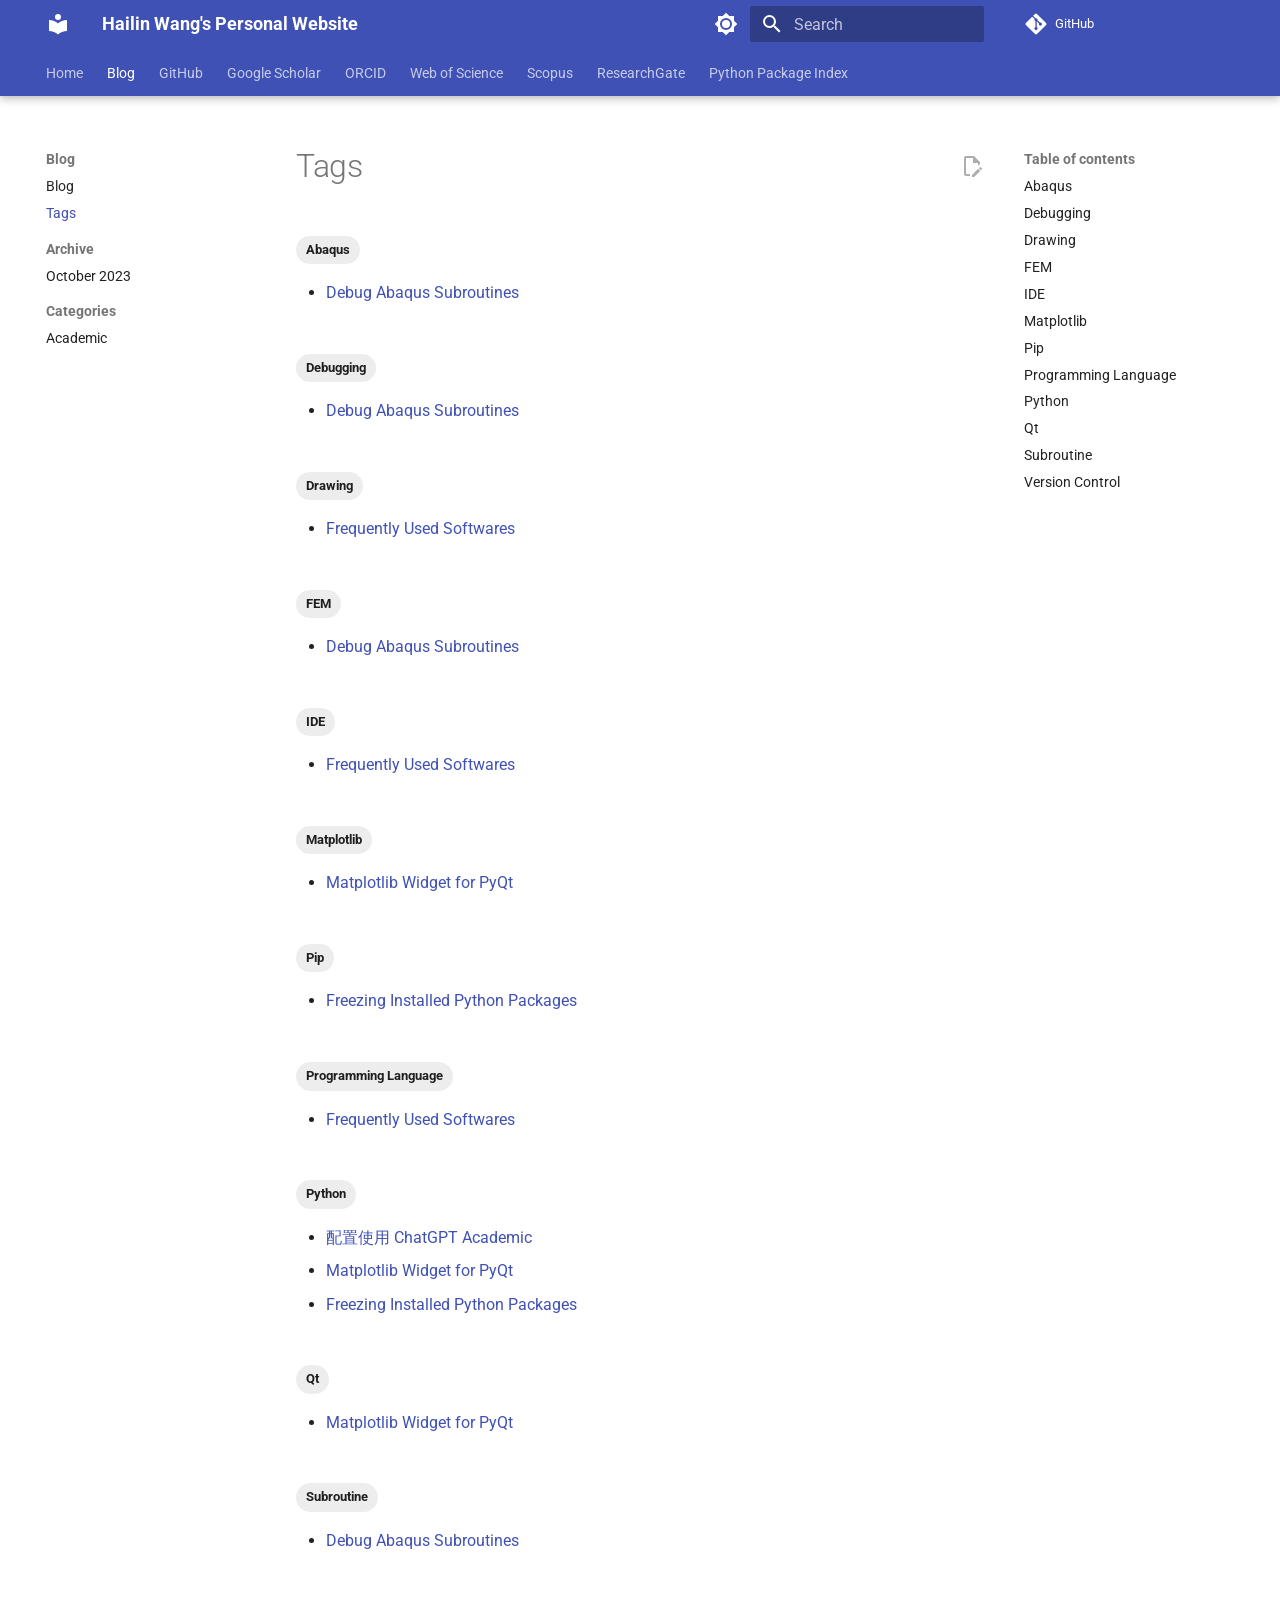
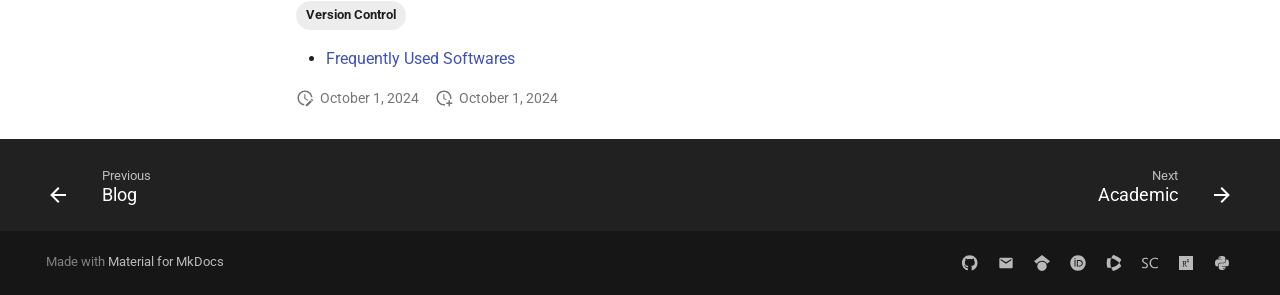
<file: blog/tags/index.html>
<!doctype html>
<html lang="en" class="no-js">
  <head>
    
      <meta charset="utf-8">
      <meta name="viewport" content="width=device-width,initial-scale=1">
      
      
      
        <link rel="canonical" href="https://haiiliin.github.io/blog/tags/">
      
      
        <link rel="prev" href="../">
      
      
        <link rel="next" href="../category/academic/">
      
      
        <link rel="alternate" type="application/rss+xml" title="RSS feed" href="../../feed_rss_created.xml">
        <link rel="alternate" type="application/rss+xml" title="RSS feed of updated content" href="../../feed_rss_updated.xml">
      
      <link rel="icon" href="../../assets/images/favicon.png">
      <meta name="generator" content="mkdocs-1.6.1, mkdocs-material-9.5.40">
    
    
      
        <title>Tags - Hailin Wang's Personal Website</title>
      
    
    
      <link rel="stylesheet" href="../../assets/stylesheets/main.8c3ca2c6.min.css">
      
        
        <link rel="stylesheet" href="../../assets/stylesheets/palette.06af60db.min.css">
      
      


    
    
      
    
    
      
        
        
        <link rel="preconnect" href="https://fonts.gstatic.com" crossorigin>
        <link rel="stylesheet" href="https://fonts.googleapis.com/css?family=Roboto:300,300i,400,400i,700,700i%7CRoboto+Mono:400,400i,700,700i&display=fallback">
        <style>:root{--md-text-font:"Roboto";--md-code-font:"Roboto Mono"}</style>
      
    
    
      <link rel="stylesheet" href="../../css/publications.css">
    
    <script>__md_scope=new URL("../..",location),__md_hash=e=>[...e].reduce(((e,_)=>(e<<5)-e+_.charCodeAt(0)),0),__md_get=(e,_=localStorage,t=__md_scope)=>JSON.parse(_.getItem(t.pathname+"."+e)),__md_set=(e,_,t=localStorage,a=__md_scope)=>{try{t.setItem(a.pathname+"."+e,JSON.stringify(_))}catch(e){}}</script>
    
      

    
    
    
  </head>
  
  
    
    
      
    
    
    
    
    <body dir="ltr" data-md-color-scheme="default" data-md-color-primary="indigo" data-md-color-accent="indigo">
  
    
    <input class="md-toggle" data-md-toggle="drawer" type="checkbox" id="__drawer" autocomplete="off">
    <input class="md-toggle" data-md-toggle="search" type="checkbox" id="__search" autocomplete="off">
    <label class="md-overlay" for="__drawer"></label>
    <div data-md-component="skip">
      
        
        <a href="#tags" class="md-skip">
          Skip to content
        </a>
      
    </div>
    <div data-md-component="announce">
      
    </div>
    
    
      

  

<header class="md-header md-header--shadow md-header--lifted" data-md-component="header">
  <nav class="md-header__inner md-grid" aria-label="Header">
    <a href="../.." title="Hailin Wang&#39;s Personal Website" class="md-header__button md-logo" aria-label="Hailin Wang's Personal Website" data-md-component="logo">
      
  
  <svg xmlns="http://www.w3.org/2000/svg" viewBox="0 0 24 24"><path d="M12 8a3 3 0 0 0 3-3 3 3 0 0 0-3-3 3 3 0 0 0-3 3 3 3 0 0 0 3 3m0 3.54C9.64 9.35 6.5 8 3 8v11c3.5 0 6.64 1.35 9 3.54 2.36-2.19 5.5-3.54 9-3.54V8c-3.5 0-6.64 1.35-9 3.54"/></svg>

    </a>
    <label class="md-header__button md-icon" for="__drawer">
      
      <svg xmlns="http://www.w3.org/2000/svg" viewBox="0 0 24 24"><path d="M3 6h18v2H3zm0 5h18v2H3zm0 5h18v2H3z"/></svg>
    </label>
    <div class="md-header__title" data-md-component="header-title">
      <div class="md-header__ellipsis">
        <div class="md-header__topic">
          <span class="md-ellipsis">
            Hailin Wang's Personal Website
          </span>
        </div>
        <div class="md-header__topic" data-md-component="header-topic">
          <span class="md-ellipsis">
            
              Tags
            
          </span>
        </div>
      </div>
    </div>
    
      
        <form class="md-header__option" data-md-component="palette">
  
    
    
    
    <input class="md-option" data-md-color-media="" data-md-color-scheme="default" data-md-color-primary="indigo" data-md-color-accent="indigo"  aria-label="Switch to dark mode"  type="radio" name="__palette" id="__palette_0">
    
      <label class="md-header__button md-icon" title="Switch to dark mode" for="__palette_1" hidden>
        <svg xmlns="http://www.w3.org/2000/svg" viewBox="0 0 24 24"><path d="M12 8a4 4 0 0 0-4 4 4 4 0 0 0 4 4 4 4 0 0 0 4-4 4 4 0 0 0-4-4m0 10a6 6 0 0 1-6-6 6 6 0 0 1 6-6 6 6 0 0 1 6 6 6 6 0 0 1-6 6m8-9.31V4h-4.69L12 .69 8.69 4H4v4.69L.69 12 4 15.31V20h4.69L12 23.31 15.31 20H20v-4.69L23.31 12z"/></svg>
      </label>
    
  
    
    
    
    <input class="md-option" data-md-color-media="" data-md-color-scheme="slate" data-md-color-primary="indigo" data-md-color-accent="indigo"  aria-label="Switch to light mode"  type="radio" name="__palette" id="__palette_1">
    
      <label class="md-header__button md-icon" title="Switch to light mode" for="__palette_0" hidden>
        <svg xmlns="http://www.w3.org/2000/svg" viewBox="0 0 24 24"><path d="M12 18c-.89 0-1.74-.2-2.5-.55C11.56 16.5 13 14.42 13 12s-1.44-4.5-3.5-5.45C10.26 6.2 11.11 6 12 6a6 6 0 0 1 6 6 6 6 0 0 1-6 6m8-9.31V4h-4.69L12 .69 8.69 4H4v4.69L.69 12 4 15.31V20h4.69L12 23.31 15.31 20H20v-4.69L23.31 12z"/></svg>
      </label>
    
  
</form>
      
    
    
      <script>var palette=__md_get("__palette");if(palette&&palette.color){if("(prefers-color-scheme)"===palette.color.media){var media=matchMedia("(prefers-color-scheme: light)"),input=document.querySelector(media.matches?"[data-md-color-media='(prefers-color-scheme: light)']":"[data-md-color-media='(prefers-color-scheme: dark)']");palette.color.media=input.getAttribute("data-md-color-media"),palette.color.scheme=input.getAttribute("data-md-color-scheme"),palette.color.primary=input.getAttribute("data-md-color-primary"),palette.color.accent=input.getAttribute("data-md-color-accent")}for(var[key,value]of Object.entries(palette.color))document.body.setAttribute("data-md-color-"+key,value)}</script>
    
    
    
      <label class="md-header__button md-icon" for="__search">
        
        <svg xmlns="http://www.w3.org/2000/svg" viewBox="0 0 24 24"><path d="M9.5 3A6.5 6.5 0 0 1 16 9.5c0 1.61-.59 3.09-1.56 4.23l.27.27h.79l5 5-1.5 1.5-5-5v-.79l-.27-.27A6.52 6.52 0 0 1 9.5 16 6.5 6.5 0 0 1 3 9.5 6.5 6.5 0 0 1 9.5 3m0 2C7 5 5 7 5 9.5S7 14 9.5 14 14 12 14 9.5 12 5 9.5 5"/></svg>
      </label>
      <div class="md-search" data-md-component="search" role="dialog">
  <label class="md-search__overlay" for="__search"></label>
  <div class="md-search__inner" role="search">
    <form class="md-search__form" name="search">
      <input type="text" class="md-search__input" name="query" aria-label="Search" placeholder="Search" autocapitalize="off" autocorrect="off" autocomplete="off" spellcheck="false" data-md-component="search-query" required>
      <label class="md-search__icon md-icon" for="__search">
        
        <svg xmlns="http://www.w3.org/2000/svg" viewBox="0 0 24 24"><path d="M9.5 3A6.5 6.5 0 0 1 16 9.5c0 1.61-.59 3.09-1.56 4.23l.27.27h.79l5 5-1.5 1.5-5-5v-.79l-.27-.27A6.52 6.52 0 0 1 9.5 16 6.5 6.5 0 0 1 3 9.5 6.5 6.5 0 0 1 9.5 3m0 2C7 5 5 7 5 9.5S7 14 9.5 14 14 12 14 9.5 12 5 9.5 5"/></svg>
        
        <svg xmlns="http://www.w3.org/2000/svg" viewBox="0 0 24 24"><path d="M20 11v2H8l5.5 5.5-1.42 1.42L4.16 12l7.92-7.92L13.5 5.5 8 11z"/></svg>
      </label>
      <nav class="md-search__options" aria-label="Search">
        
          <a href="javascript:void(0)" class="md-search__icon md-icon" title="Share" aria-label="Share" data-clipboard data-clipboard-text="" data-md-component="search-share" tabindex="-1">
            
            <svg xmlns="http://www.w3.org/2000/svg" viewBox="0 0 24 24"><path d="M18 16.08c-.76 0-1.44.3-1.96.77L8.91 12.7c.05-.23.09-.46.09-.7s-.04-.47-.09-.7l7.05-4.11c.54.5 1.25.81 2.04.81a3 3 0 0 0 3-3 3 3 0 0 0-3-3 3 3 0 0 0-3 3c0 .24.04.47.09.7L8.04 9.81C7.5 9.31 6.79 9 6 9a3 3 0 0 0-3 3 3 3 0 0 0 3 3c.79 0 1.5-.31 2.04-.81l7.12 4.15c-.05.21-.08.43-.08.66 0 1.61 1.31 2.91 2.92 2.91s2.92-1.3 2.92-2.91A2.92 2.92 0 0 0 18 16.08"/></svg>
          </a>
        
        <button type="reset" class="md-search__icon md-icon" title="Clear" aria-label="Clear" tabindex="-1">
          
          <svg xmlns="http://www.w3.org/2000/svg" viewBox="0 0 24 24"><path d="M19 6.41 17.59 5 12 10.59 6.41 5 5 6.41 10.59 12 5 17.59 6.41 19 12 13.41 17.59 19 19 17.59 13.41 12z"/></svg>
        </button>
      </nav>
      
        <div class="md-search__suggest" data-md-component="search-suggest"></div>
      
    </form>
    <div class="md-search__output">
      <div class="md-search__scrollwrap" tabindex="0" data-md-scrollfix>
        <div class="md-search-result" data-md-component="search-result">
          <div class="md-search-result__meta">
            Initializing search
          </div>
          <ol class="md-search-result__list" role="presentation"></ol>
        </div>
      </div>
    </div>
  </div>
</div>
    
    
      <div class="md-header__source">
        <a href="https://github.com/haiiliin/haiiliin.github.io" title="Go to repository" class="md-source" data-md-component="source">
  <div class="md-source__icon md-icon">
    
    <svg xmlns="http://www.w3.org/2000/svg" viewBox="0 0 448 512"><!--! Font Awesome Free 6.6.0 by @fontawesome - https://fontawesome.com License - https://fontawesome.com/license/free (Icons: CC BY 4.0, Fonts: SIL OFL 1.1, Code: MIT License) Copyright 2024 Fonticons, Inc.--><path d="M439.55 236.05 244 40.45a28.87 28.87 0 0 0-40.81 0l-40.66 40.63 51.52 51.52c27.06-9.14 52.68 16.77 43.39 43.68l49.66 49.66c34.23-11.8 61.18 31 35.47 56.69-26.49 26.49-70.21-2.87-56-37.34L240.22 199v121.85c25.3 12.54 22.26 41.85 9.08 55a34.34 34.34 0 0 1-48.55 0c-17.57-17.6-11.07-46.91 11.25-56v-123c-20.8-8.51-24.6-30.74-18.64-45L142.57 101 8.45 235.14a28.86 28.86 0 0 0 0 40.81l195.61 195.6a28.86 28.86 0 0 0 40.8 0l194.69-194.69a28.86 28.86 0 0 0 0-40.81"/></svg>
  </div>
  <div class="md-source__repository">
    GitHub
  </div>
</a>
      </div>
    
  </nav>
  
    
      
<nav class="md-tabs" aria-label="Tabs" data-md-component="tabs">
  <div class="md-grid">
    <ul class="md-tabs__list">
      
        
  
  
  
    
    
      <li class="md-tabs__item">
        <a href="../.." class="md-tabs__link">
          
  
  Home

        </a>
      </li>
    
  

      
        
  
  
    
  
  
    
    
      <li class="md-tabs__item md-tabs__item--active">
        <a href="../" class="md-tabs__link">
          
  
  Blog

        </a>
      </li>
    
  

      
        
  
  
  
    <li class="md-tabs__item">
      <a href="https://github.com/haiiliin" class="md-tabs__link">
        
  
    
  
  GitHub

      </a>
    </li>
  

      
        
  
  
  
    <li class="md-tabs__item">
      <a href="https://scholar.google.com/citations?hl=en&user=-Bb_nmAAAAAJ" class="md-tabs__link">
        
  
    
  
  Google Scholar

      </a>
    </li>
  

      
        
  
  
  
    <li class="md-tabs__item">
      <a href="https://orcid.org/0000-0001-5759-2455" class="md-tabs__link">
        
  
    
  
  ORCID

      </a>
    </li>
  

      
        
  
  
  
    <li class="md-tabs__item">
      <a href="https://www.webofscience.com/wos/author/record/LLL-5948-2024" class="md-tabs__link">
        
  
    
  
  Web of Science

      </a>
    </li>
  

      
        
  
  
  
    <li class="md-tabs__item">
      <a href="https://www.scopus.com/authid/detail.uri?authorId=36452240500" class="md-tabs__link">
        
  
    
  
  Scopus

      </a>
    </li>
  

      
        
  
  
  
    <li class="md-tabs__item">
      <a href="https://www.researchgate.net/profile/Hailin-Wang-4" class="md-tabs__link">
        
  
    
  
  ResearchGate

      </a>
    </li>
  

      
        
  
  
  
    <li class="md-tabs__item">
      <a href="https://pypi.org/user/hailin" class="md-tabs__link">
        
  
    
  
  Python Package Index

      </a>
    </li>
  

      
    </ul>
  </div>
</nav>
    
  
</header>
    
    <div class="md-container" data-md-component="container">
      
      
        
      
      <main class="md-main" data-md-component="main">
        <div class="md-main__inner md-grid">
          
            
              
              <div class="md-sidebar md-sidebar--primary" data-md-component="sidebar" data-md-type="navigation" >
                <div class="md-sidebar__scrollwrap">
                  <div class="md-sidebar__inner">
                    


  


<nav class="md-nav md-nav--primary md-nav--lifted" aria-label="Navigation" data-md-level="0">
  <label class="md-nav__title" for="__drawer">
    <a href="../.." title="Hailin Wang&#39;s Personal Website" class="md-nav__button md-logo" aria-label="Hailin Wang's Personal Website" data-md-component="logo">
      
  
  <svg xmlns="http://www.w3.org/2000/svg" viewBox="0 0 24 24"><path d="M12 8a3 3 0 0 0 3-3 3 3 0 0 0-3-3 3 3 0 0 0-3 3 3 3 0 0 0 3 3m0 3.54C9.64 9.35 6.5 8 3 8v11c3.5 0 6.64 1.35 9 3.54 2.36-2.19 5.5-3.54 9-3.54V8c-3.5 0-6.64 1.35-9 3.54"/></svg>

    </a>
    Hailin Wang's Personal Website
  </label>
  
    <div class="md-nav__source">
      <a href="https://github.com/haiiliin/haiiliin.github.io" title="Go to repository" class="md-source" data-md-component="source">
  <div class="md-source__icon md-icon">
    
    <svg xmlns="http://www.w3.org/2000/svg" viewBox="0 0 448 512"><!--! Font Awesome Free 6.6.0 by @fontawesome - https://fontawesome.com License - https://fontawesome.com/license/free (Icons: CC BY 4.0, Fonts: SIL OFL 1.1, Code: MIT License) Copyright 2024 Fonticons, Inc.--><path d="M439.55 236.05 244 40.45a28.87 28.87 0 0 0-40.81 0l-40.66 40.63 51.52 51.52c27.06-9.14 52.68 16.77 43.39 43.68l49.66 49.66c34.23-11.8 61.18 31 35.47 56.69-26.49 26.49-70.21-2.87-56-37.34L240.22 199v121.85c25.3 12.54 22.26 41.85 9.08 55a34.34 34.34 0 0 1-48.55 0c-17.57-17.6-11.07-46.91 11.25-56v-123c-20.8-8.51-24.6-30.74-18.64-45L142.57 101 8.45 235.14a28.86 28.86 0 0 0 0 40.81l195.61 195.6a28.86 28.86 0 0 0 40.8 0l194.69-194.69a28.86 28.86 0 0 0 0-40.81"/></svg>
  </div>
  <div class="md-source__repository">
    GitHub
  </div>
</a>
    </div>
  
  <ul class="md-nav__list" data-md-scrollfix>
    
      
      
  
  
  
  
    
    
    
      
      
        
      
    
    
    <li class="md-nav__item md-nav__item--nested">
      
        
        
        <input class="md-nav__toggle md-toggle " type="checkbox" id="__nav_1" >
        
          
          <label class="md-nav__link" for="__nav_1" id="__nav_1_label" tabindex="0">
            
  
  <span class="md-ellipsis">
    Home
  </span>
  

            <span class="md-nav__icon md-icon"></span>
          </label>
        
        <nav class="md-nav" data-md-level="1" aria-labelledby="__nav_1_label" aria-expanded="false">
          <label class="md-nav__title" for="__nav_1">
            <span class="md-nav__icon md-icon"></span>
            Home
          </label>
          <ul class="md-nav__list" data-md-scrollfix>
            
              
                
  
  
  
  
    <li class="md-nav__item">
      <a href="../.." class="md-nav__link">
        
  
  <span class="md-ellipsis">
    Resume
  </span>
  

      </a>
    </li>
  

              
            
              
                
  
  
  
  
    <li class="md-nav__item">
      <a href="../../publications/" class="md-nav__link">
        
  
  <span class="md-ellipsis">
    Publications
  </span>
  

      </a>
    </li>
  

              
            
          </ul>
        </nav>
      
    </li>
  

    
      
      
  
  
    
  
  
  
    
    
    
      
        
        
      
      
        
      
    
    
    <li class="md-nav__item md-nav__item--active md-nav__item--section md-nav__item--nested">
      
        
        
        <input class="md-nav__toggle md-toggle " type="checkbox" id="__nav_2" checked>
        
          
          <label class="md-nav__link" for="__nav_2" id="__nav_2_label" tabindex="">
            
  
  <span class="md-ellipsis">
    Blog
  </span>
  

            <span class="md-nav__icon md-icon"></span>
          </label>
        
        <nav class="md-nav" data-md-level="1" aria-labelledby="__nav_2_label" aria-expanded="true">
          <label class="md-nav__title" for="__nav_2">
            <span class="md-nav__icon md-icon"></span>
            Blog
          </label>
          <ul class="md-nav__list" data-md-scrollfix>
            
              
                
  
  
  
    
  
  
    <li class="md-nav__item">
      <a href="../" class="md-nav__link">
        
  
  <span class="md-ellipsis">
    Blog
  </span>
  

      </a>
    </li>
  

              
            
              
                
  
  
    
  
  
  
    <li class="md-nav__item md-nav__item--active">
      
      <input class="md-nav__toggle md-toggle" type="checkbox" id="__toc">
      
      
        
      
      
        <label class="md-nav__link md-nav__link--active" for="__toc">
          
  
  <span class="md-ellipsis">
    Tags
  </span>
  

          <span class="md-nav__icon md-icon"></span>
        </label>
      
      <a href="./" class="md-nav__link md-nav__link--active">
        
  
  <span class="md-ellipsis">
    Tags
  </span>
  

      </a>
      
        

<nav class="md-nav md-nav--secondary" aria-label="Table of contents">
  
  
  
    
  
  
    <label class="md-nav__title" for="__toc">
      <span class="md-nav__icon md-icon"></span>
      Table of contents
    </label>
    <ul class="md-nav__list" data-md-component="toc" data-md-scrollfix>
      
        <li class="md-nav__item">
  <a href="#abaqus" class="md-nav__link">
    <span class="md-ellipsis">
      Abaqus
    </span>
  </a>
  
</li>
      
        <li class="md-nav__item">
  <a href="#debugging" class="md-nav__link">
    <span class="md-ellipsis">
      Debugging
    </span>
  </a>
  
</li>
      
        <li class="md-nav__item">
  <a href="#drawing" class="md-nav__link">
    <span class="md-ellipsis">
      Drawing
    </span>
  </a>
  
</li>
      
        <li class="md-nav__item">
  <a href="#fem" class="md-nav__link">
    <span class="md-ellipsis">
      FEM
    </span>
  </a>
  
</li>
      
        <li class="md-nav__item">
  <a href="#ide" class="md-nav__link">
    <span class="md-ellipsis">
      IDE
    </span>
  </a>
  
</li>
      
        <li class="md-nav__item">
  <a href="#matplotlib" class="md-nav__link">
    <span class="md-ellipsis">
      Matplotlib
    </span>
  </a>
  
</li>
      
        <li class="md-nav__item">
  <a href="#pip" class="md-nav__link">
    <span class="md-ellipsis">
      Pip
    </span>
  </a>
  
</li>
      
        <li class="md-nav__item">
  <a href="#programming-language" class="md-nav__link">
    <span class="md-ellipsis">
      Programming Language
    </span>
  </a>
  
</li>
      
        <li class="md-nav__item">
  <a href="#python" class="md-nav__link">
    <span class="md-ellipsis">
      Python
    </span>
  </a>
  
</li>
      
        <li class="md-nav__item">
  <a href="#qt" class="md-nav__link">
    <span class="md-ellipsis">
      Qt
    </span>
  </a>
  
</li>
      
        <li class="md-nav__item">
  <a href="#subroutine" class="md-nav__link">
    <span class="md-ellipsis">
      Subroutine
    </span>
  </a>
  
</li>
      
        <li class="md-nav__item">
  <a href="#version-control" class="md-nav__link">
    <span class="md-ellipsis">
      Version Control
    </span>
  </a>
  
</li>
      
    </ul>
  
</nav>
      
    </li>
  

              
            
              
                
  
  
  
  
    
    
    
      
      
        
          
          
        
      
    
    
    <li class="md-nav__item md-nav__item--section md-nav__item--nested">
      
        
        
        <input class="md-nav__toggle md-toggle " type="checkbox" id="__nav_2_3" >
        
          
          <label class="md-nav__link" for="__nav_2_3" id="__nav_2_3_label" tabindex="">
            
  
  <span class="md-ellipsis">
    Archive
  </span>
  

            <span class="md-nav__icon md-icon"></span>
          </label>
        
        <nav class="md-nav" data-md-level="2" aria-labelledby="__nav_2_3_label" aria-expanded="false">
          <label class="md-nav__title" for="__nav_2_3">
            <span class="md-nav__icon md-icon"></span>
            Archive
          </label>
          <ul class="md-nav__list" data-md-scrollfix>
            
              
                
  
  
  
    
  
  
    <li class="md-nav__item">
      <a href="../archive/2023/" class="md-nav__link">
        
  
  <span class="md-ellipsis">
    October 2023
  </span>
  

      </a>
    </li>
  

              
            
          </ul>
        </nav>
      
    </li>
  

              
            
              
                
  
  
  
  
    
    
    
      
      
        
          
          
        
      
    
    
    <li class="md-nav__item md-nav__item--section md-nav__item--nested">
      
        
        
        <input class="md-nav__toggle md-toggle " type="checkbox" id="__nav_2_4" >
        
          
          <label class="md-nav__link" for="__nav_2_4" id="__nav_2_4_label" tabindex="">
            
  
  <span class="md-ellipsis">
    Categories
  </span>
  

            <span class="md-nav__icon md-icon"></span>
          </label>
        
        <nav class="md-nav" data-md-level="2" aria-labelledby="__nav_2_4_label" aria-expanded="false">
          <label class="md-nav__title" for="__nav_2_4">
            <span class="md-nav__icon md-icon"></span>
            Categories
          </label>
          <ul class="md-nav__list" data-md-scrollfix>
            
              
                
  
  
  
    
  
  
    <li class="md-nav__item">
      <a href="../category/academic/" class="md-nav__link">
        
  
  <span class="md-ellipsis">
    Academic
  </span>
  

      </a>
    </li>
  

              
            
          </ul>
        </nav>
      
    </li>
  

              
            
          </ul>
        </nav>
      
    </li>
  

    
      
      
  
  
  
  
    <li class="md-nav__item">
      <a href="https://github.com/haiiliin" class="md-nav__link">
        
  
  <span class="md-ellipsis">
    GitHub
  </span>
  

      </a>
    </li>
  

    
      
      
  
  
  
  
    <li class="md-nav__item">
      <a href="https://scholar.google.com/citations?hl=en&user=-Bb_nmAAAAAJ" class="md-nav__link">
        
  
  <span class="md-ellipsis">
    Google Scholar
  </span>
  

      </a>
    </li>
  

    
      
      
  
  
  
  
    <li class="md-nav__item">
      <a href="https://orcid.org/0000-0001-5759-2455" class="md-nav__link">
        
  
  <span class="md-ellipsis">
    ORCID
  </span>
  

      </a>
    </li>
  

    
      
      
  
  
  
  
    <li class="md-nav__item">
      <a href="https://www.webofscience.com/wos/author/record/LLL-5948-2024" class="md-nav__link">
        
  
  <span class="md-ellipsis">
    Web of Science
  </span>
  

      </a>
    </li>
  

    
      
      
  
  
  
  
    <li class="md-nav__item">
      <a href="https://www.scopus.com/authid/detail.uri?authorId=36452240500" class="md-nav__link">
        
  
  <span class="md-ellipsis">
    Scopus
  </span>
  

      </a>
    </li>
  

    
      
      
  
  
  
  
    <li class="md-nav__item">
      <a href="https://www.researchgate.net/profile/Hailin-Wang-4" class="md-nav__link">
        
  
  <span class="md-ellipsis">
    ResearchGate
  </span>
  

      </a>
    </li>
  

    
      
      
  
  
  
  
    <li class="md-nav__item">
      <a href="https://pypi.org/user/hailin" class="md-nav__link">
        
  
  <span class="md-ellipsis">
    Python Package Index
  </span>
  

      </a>
    </li>
  

    
  </ul>
</nav>
                  </div>
                </div>
              </div>
            
            
              
              <div class="md-sidebar md-sidebar--secondary" data-md-component="sidebar" data-md-type="toc" >
                <div class="md-sidebar__scrollwrap">
                  <div class="md-sidebar__inner">
                    

<nav class="md-nav md-nav--secondary" aria-label="Table of contents">
  
  
  
    
  
  
    <label class="md-nav__title" for="__toc">
      <span class="md-nav__icon md-icon"></span>
      Table of contents
    </label>
    <ul class="md-nav__list" data-md-component="toc" data-md-scrollfix>
      
        <li class="md-nav__item">
  <a href="#abaqus" class="md-nav__link">
    <span class="md-ellipsis">
      Abaqus
    </span>
  </a>
  
</li>
      
        <li class="md-nav__item">
  <a href="#debugging" class="md-nav__link">
    <span class="md-ellipsis">
      Debugging
    </span>
  </a>
  
</li>
      
        <li class="md-nav__item">
  <a href="#drawing" class="md-nav__link">
    <span class="md-ellipsis">
      Drawing
    </span>
  </a>
  
</li>
      
        <li class="md-nav__item">
  <a href="#fem" class="md-nav__link">
    <span class="md-ellipsis">
      FEM
    </span>
  </a>
  
</li>
      
        <li class="md-nav__item">
  <a href="#ide" class="md-nav__link">
    <span class="md-ellipsis">
      IDE
    </span>
  </a>
  
</li>
      
        <li class="md-nav__item">
  <a href="#matplotlib" class="md-nav__link">
    <span class="md-ellipsis">
      Matplotlib
    </span>
  </a>
  
</li>
      
        <li class="md-nav__item">
  <a href="#pip" class="md-nav__link">
    <span class="md-ellipsis">
      Pip
    </span>
  </a>
  
</li>
      
        <li class="md-nav__item">
  <a href="#programming-language" class="md-nav__link">
    <span class="md-ellipsis">
      Programming Language
    </span>
  </a>
  
</li>
      
        <li class="md-nav__item">
  <a href="#python" class="md-nav__link">
    <span class="md-ellipsis">
      Python
    </span>
  </a>
  
</li>
      
        <li class="md-nav__item">
  <a href="#qt" class="md-nav__link">
    <span class="md-ellipsis">
      Qt
    </span>
  </a>
  
</li>
      
        <li class="md-nav__item">
  <a href="#subroutine" class="md-nav__link">
    <span class="md-ellipsis">
      Subroutine
    </span>
  </a>
  
</li>
      
        <li class="md-nav__item">
  <a href="#version-control" class="md-nav__link">
    <span class="md-ellipsis">
      Version Control
    </span>
  </a>
  
</li>
      
    </ul>
  
</nav>
                  </div>
                </div>
              </div>
            
          
          
            <div class="md-content" data-md-component="content">
              <article class="md-content__inner md-typeset">
                
                  

  
    <a href="https://github.com/haiiliin/haiiliin.github.io/edit/main/docs/blog/tags.md" title="Edit this page" class="md-content__button md-icon">
      
      <svg xmlns="http://www.w3.org/2000/svg" viewBox="0 0 24 24"><path d="M10 20H6V4h7v5h5v3.1l2-2V8l-6-6H6c-1.1 0-2 .9-2 2v16c0 1.1.9 2 2 2h4zm10.2-7c.1 0 .3.1.4.2l1.3 1.3c.2.2.2.6 0 .8l-1 1-2.1-2.1 1-1c.1-.1.2-.2.4-.2m0 3.9L14.1 23H12v-2.1l6.1-6.1z"/></svg>
    </a>
  
  


<h1 id="tags">Tags</h1>
<h2 id="abaqus"><span class="md-tag">Abaqus</span></h2>
<ul>
<li><a href="../debug-abaqus-subroutines/">Debug Abaqus Subroutines</a></li>
</ul>
<h2 id="debugging"><span class="md-tag">Debugging</span></h2>
<ul>
<li><a href="../debug-abaqus-subroutines/">Debug Abaqus Subroutines</a></li>
</ul>
<h2 id="drawing"><span class="md-tag">Drawing</span></h2>
<ul>
<li><a href="../frequently-used-softwares/">Frequently Used Softwares</a></li>
</ul>
<h2 id="fem"><span class="md-tag">FEM</span></h2>
<ul>
<li><a href="../debug-abaqus-subroutines/">Debug Abaqus Subroutines</a></li>
</ul>
<h2 id="ide"><span class="md-tag">IDE</span></h2>
<ul>
<li><a href="../frequently-used-softwares/">Frequently Used Softwares</a></li>
</ul>
<h2 id="matplotlib"><span class="md-tag">Matplotlib</span></h2>
<ul>
<li><a href="../matplotlib-widget-for-pyqt/">Matplotlib Widget for PyQt</a></li>
</ul>
<h2 id="pip"><span class="md-tag">Pip</span></h2>
<ul>
<li><a href="../freezing-installed-python-packages/">Freezing Installed Python Packages</a></li>
</ul>
<h2 id="programming-language"><span class="md-tag">Programming Language</span></h2>
<ul>
<li><a href="../frequently-used-softwares/">Frequently Used Softwares</a></li>
</ul>
<h2 id="python"><span class="md-tag">Python</span></h2>
<ul>
<li><a href="../%E9%85%8D%E7%BD%AE%E4%BD%BF%E7%94%A8-chatgpt-academic/">配置使用 ChatGPT Academic</a></li>
<li><a href="../matplotlib-widget-for-pyqt/">Matplotlib Widget for PyQt</a></li>
<li><a href="../freezing-installed-python-packages/">Freezing Installed Python Packages</a></li>
</ul>
<h2 id="qt"><span class="md-tag">Qt</span></h2>
<ul>
<li><a href="../matplotlib-widget-for-pyqt/">Matplotlib Widget for PyQt</a></li>
</ul>
<h2 id="subroutine"><span class="md-tag">Subroutine</span></h2>
<ul>
<li><a href="../debug-abaqus-subroutines/">Debug Abaqus Subroutines</a></li>
</ul>
<h2 id="version-control"><span class="md-tag">Version Control</span></h2>
<ul>
<li><a href="../frequently-used-softwares/">Frequently Used Softwares</a></li>
</ul>







  
    
  
  
    
  


  <aside class="md-source-file">
    
      
  <span class="md-source-file__fact">
    <span class="md-icon" title="Last update">
      <svg xmlns="http://www.w3.org/2000/svg" viewBox="0 0 24 24"><path d="M21 13.1c-.1 0-.3.1-.4.2l-1 1 2.1 2.1 1-1c.2-.2.2-.6 0-.8l-1.3-1.3c-.1-.1-.2-.2-.4-.2m-1.9 1.8-6.1 6V23h2.1l6.1-6.1zM12.5 7v5.2l4 2.4-1 1L11 13V7zM11 21.9c-5.1-.5-9-4.8-9-9.9C2 6.5 6.5 2 12 2c5.3 0 9.6 4.1 10 9.3-.3-.1-.6-.2-1-.2s-.7.1-1 .2C19.6 7.2 16.2 4 12 4c-4.4 0-8 3.6-8 8 0 4.1 3.1 7.5 7.1 7.9l-.1.2z"/></svg>
    </span>
    <span class="git-revision-date-localized-plugin git-revision-date-localized-plugin-date">October 1, 2024</span>
  </span>

    
    
      
  <span class="md-source-file__fact">
    <span class="md-icon" title="Created">
      <svg xmlns="http://www.w3.org/2000/svg" viewBox="0 0 24 24"><path d="M14.47 15.08 11 13V7h1.5v5.25l3.08 1.83c-.41.28-.79.62-1.11 1m-1.39 4.84c-.36.05-.71.08-1.08.08-4.42 0-8-3.58-8-8s3.58-8 8-8 8 3.58 8 8c0 .37-.03.72-.08 1.08.69.1 1.33.32 1.92.64.1-.56.16-1.13.16-1.72 0-5.5-4.5-10-10-10S2 6.5 2 12s4.47 10 10 10c.59 0 1.16-.06 1.72-.16-.32-.59-.54-1.23-.64-1.92M18 15v3h-3v2h3v3h2v-3h3v-2h-3v-3z"/></svg>
    </span>
    <span class="git-revision-date-localized-plugin git-revision-date-localized-plugin-date">October 1, 2024</span>
  </span>

    
    
    
  </aside>





                
              </article>
            </div>
          
          
  <script>var tabs=__md_get("__tabs");if(Array.isArray(tabs))e:for(var set of document.querySelectorAll(".tabbed-set")){var labels=set.querySelector(".tabbed-labels");for(var tab of tabs)for(var label of labels.getElementsByTagName("label"))if(label.innerText.trim()===tab){var input=document.getElementById(label.htmlFor);input.checked=!0;continue e}}</script>

<script>var target=document.getElementById(location.hash.slice(1));target&&target.name&&(target.checked=target.name.startsWith("__tabbed_"))</script>
        </div>
        
          <button type="button" class="md-top md-icon" data-md-component="top" hidden>
  
  <svg xmlns="http://www.w3.org/2000/svg" viewBox="0 0 24 24"><path d="M13 20h-2V8l-5.5 5.5-1.42-1.42L12 4.16l7.92 7.92-1.42 1.42L13 8z"/></svg>
  Back to top
</button>
        
      </main>
      
        <footer class="md-footer">
  
    
      
      <nav class="md-footer__inner md-grid" aria-label="Footer" >
        
          
          <a href="../" class="md-footer__link md-footer__link--prev" aria-label="Previous: Blog">
            <div class="md-footer__button md-icon">
              
              <svg xmlns="http://www.w3.org/2000/svg" viewBox="0 0 24 24"><path d="M20 11v2H8l5.5 5.5-1.42 1.42L4.16 12l7.92-7.92L13.5 5.5 8 11z"/></svg>
            </div>
            <div class="md-footer__title">
              <span class="md-footer__direction">
                Previous
              </span>
              <div class="md-ellipsis">
                Blog
              </div>
            </div>
          </a>
        
        
          
          <a href="../category/academic/" class="md-footer__link md-footer__link--next" aria-label="Next: Academic">
            <div class="md-footer__title">
              <span class="md-footer__direction">
                Next
              </span>
              <div class="md-ellipsis">
                Academic
              </div>
            </div>
            <div class="md-footer__button md-icon">
              
              <svg xmlns="http://www.w3.org/2000/svg" viewBox="0 0 24 24"><path d="M4 11v2h12l-5.5 5.5 1.42 1.42L19.84 12l-7.92-7.92L10.5 5.5 16 11z"/></svg>
            </div>
          </a>
        
      </nav>
    
  
  <div class="md-footer-meta md-typeset">
    <div class="md-footer-meta__inner md-grid">
      <div class="md-copyright">
  
  
    Made with
    <a href="https://squidfunk.github.io/mkdocs-material/" target="_blank" rel="noopener">
      Material for MkDocs
    </a>
  
</div>
      
        <div class="md-social">
  
    
    
    
    
      
      
    
    <a href="https://github.com/haiiliin" target="_blank" rel="noopener" title="github.com" class="md-social__link">
      <svg xmlns="http://www.w3.org/2000/svg" viewBox="0 0 496 512"><!--! Font Awesome Free 6.6.0 by @fontawesome - https://fontawesome.com License - https://fontawesome.com/license/free (Icons: CC BY 4.0, Fonts: SIL OFL 1.1, Code: MIT License) Copyright 2024 Fonticons, Inc.--><path d="M165.9 397.4c0 2-2.3 3.6-5.2 3.6-3.3.3-5.6-1.3-5.6-3.6 0-2 2.3-3.6 5.2-3.6 3-.3 5.6 1.3 5.6 3.6m-31.1-4.5c-.7 2 1.3 4.3 4.3 4.9 2.6 1 5.6 0 6.2-2s-1.3-4.3-4.3-5.2c-2.6-.7-5.5.3-6.2 2.3m44.2-1.7c-2.9.7-4.9 2.6-4.6 4.9.3 2 2.9 3.3 5.9 2.6 2.9-.7 4.9-2.6 4.6-4.6-.3-1.9-3-3.2-5.9-2.9M244.8 8C106.1 8 0 113.3 0 252c0 110.9 69.8 205.8 169.5 239.2 12.8 2.3 17.3-5.6 17.3-12.1 0-6.2-.3-40.4-.3-61.4 0 0-70 15-84.7-29.8 0 0-11.4-29.1-27.8-36.6 0 0-22.9-15.7 1.6-15.4 0 0 24.9 2 38.6 25.8 21.9 38.6 58.6 27.5 72.9 20.9 2.3-16 8.8-27.1 16-33.7-55.9-6.2-112.3-14.3-112.3-110.5 0-27.5 7.6-41.3 23.6-58.9-2.6-6.5-11.1-33.3 2.6-67.9 20.9-6.5 69 27 69 27 20-5.6 41.5-8.5 62.8-8.5s42.8 2.9 62.8 8.5c0 0 48.1-33.6 69-27 13.7 34.7 5.2 61.4 2.6 67.9 16 17.7 25.8 31.5 25.8 58.9 0 96.5-58.9 104.2-114.8 110.5 9.2 7.9 17 22.9 17 46.4 0 33.7-.3 75.4-.3 83.6 0 6.5 4.6 14.4 17.3 12.1C428.2 457.8 496 362.9 496 252 496 113.3 383.5 8 244.8 8M97.2 352.9c-1.3 1-1 3.3.7 5.2 1.6 1.6 3.9 2.3 5.2 1 1.3-1 1-3.3-.7-5.2-1.6-1.6-3.9-2.3-5.2-1m-10.8-8.1c-.7 1.3.3 2.9 2.3 3.9 1.6 1 3.6.7 4.3-.7.7-1.3-.3-2.9-2.3-3.9-2-.6-3.6-.3-4.3.7m32.4 35.6c-1.6 1.3-1 4.3 1.3 6.2 2.3 2.3 5.2 2.6 6.5 1 1.3-1.3.7-4.3-1.3-6.2-2.2-2.3-5.2-2.6-6.5-1m-11.4-14.7c-1.6 1-1.6 3.6 0 5.9s4.3 3.3 5.6 2.3c1.6-1.3 1.6-3.9 0-6.2-1.4-2.3-4-3.3-5.6-2"/></svg>
    </a>
  
    
    
    
    
    <a href="mailto:wanghailin@tongji.edu.cn" target="_blank" rel="noopener" title="" class="md-social__link">
      <svg xmlns="http://www.w3.org/2000/svg" viewBox="0 0 24 24"><path d="m20 8-8 5-8-5V6l8 5 8-5m0-2H4c-1.11 0-2 .89-2 2v12a2 2 0 0 0 2 2h16a2 2 0 0 0 2-2V6a2 2 0 0 0-2-2"/></svg>
    </a>
  
    
    
    
    
      
      
    
    <a href="https://scholar.google.com/citations?hl=en&user=-Bb_nmAAAAAJ" target="_blank" rel="noopener" title="scholar.google.com" class="md-social__link">
      <svg xmlns="http://www.w3.org/2000/svg" viewBox="0 0 512 512"><!--! Font Awesome Free 6.6.0 by @fontawesome - https://fontawesome.com License - https://fontawesome.com/license/free (Icons: CC BY 4.0, Fonts: SIL OFL 1.1, Code: MIT License) Copyright 2024 Fonticons, Inc.--><path d="M390.9 298.5s0 .1.1.1c9.2 19.4 14.4 41.1 14.4 64C405.3 445.1 338.5 512 256 512s-149.3-66.9-149.3-149.3c0-22.9 5.2-44.6 14.4-64 1.7-3.6 3.6-7.2 5.6-10.7q6.6-11.4 15-21.3c27.4-32.6 68.5-53.3 114.4-53.3 33.6 0 64.6 11.1 89.6 29.9 9.1 6.9 17.4 14.7 24.8 23.5 5.6 6.6 10.6 13.8 15 21.3 2 3.4 3.8 7 5.5 10.5zm26.4-18.8c-30.1-58.4-91-98.4-161.3-98.4s-131.2 40-161.3 98.4L0 202.7 256 0l256 202.7-94.7 77.1z"/></svg>
    </a>
  
    
    
    
    
      
      
    
    <a href="https://orcid.org/0000-0001-5759-2455" target="_blank" rel="noopener" title="orcid.org" class="md-social__link">
      <svg xmlns="http://www.w3.org/2000/svg" viewBox="0 0 512 512"><!--! Font Awesome Free 6.6.0 by @fontawesome - https://fontawesome.com License - https://fontawesome.com/license/free (Icons: CC BY 4.0, Fonts: SIL OFL 1.1, Code: MIT License) Copyright 2024 Fonticons, Inc.--><path d="M294.75 188.19h-45.92V342h47.47c67.62 0 83.12-51.34 83.12-76.91 0-41.64-26.54-76.9-84.67-76.9M256 8C119 8 8 119 8 256s111 248 248 248 248-111 248-248S393 8 256 8m-80.79 360.76h-29.84v-207.5h29.84zm-14.92-231.14a19.57 19.57 0 1 1 19.57-19.57 19.64 19.64 0 0 1-19.57 19.57M300 369h-81V161.26h80.6c76.73 0 110.44 54.83 110.44 103.85C410 318.39 368.38 369 300 369"/></svg>
    </a>
  
    
    
    
    
      
      
    
    <a href="https://www.webofscience.com/wos/author/record/LLL-5948-2024" target="_blank" rel="noopener" title="www.webofscience.com" class="md-social__link">
      <svg xmlns="http://www.w3.org/2000/svg" viewBox="0 0 24 24"><path d="M11.262 18a20.6 20.6 0 0 0 3.246-1.476 21 21 0 0 0 2.852-2.064A14.5 14.5 0 0 0 19.82 12q.492.491.884 1.082.493.59.788 1.18.393.69.786 1.28.296.687.59 1.278a23 23 0 0 1-2.654 2.46 39 39 0 0 1-2.952 1.966A29.6 29.6 0 0 1 10.574 24l-.788-1.18q-.391-.69-.786-1.28-.314-.63-.59-1.278l-.59-1.376A20.4 20.4 0 0 0 11.26 18zm2.754-16.918a30 30 0 0 1 3.246 1.574q1.476.885 2.952 1.966a48 48 0 0 1 2.654 2.46q-.293.69-.59 1.28-.392.687-.786 1.278a6.2 6.2 0 0 1-.788 1.18q-.41.614-.884 1.18a18 18 0 0 0-2.46-2.558 21 21 0 0 0-2.852-2.064 20.4 20.4 0 0 0-6.688-2.36l.59-1.38q.295-.59.59-1.278l.786-1.18.788-1.18q1.77.393 3.442 1.082m-7.574 18q-.787.1-1.474.1H3.492q-.69 0-1.378-.1a34 34 0 0 1-.786-3.54 33 33 0 0 1 0-7.18q.295-1.772.786-3.444l1.378-.196h1.476q.689 0 1.474.098l1.378.196-.59 1.77q-.394 1.476-.59 3.05-.1 1.476-.1 3.05.1 1.572.394 3.048.394 1.575.886 2.952-.69.195-1.378.196"/></svg>
    </a>
  
    
    
    
    
      
      
    
    <a href="https://www.scopus.com/authid/detail.uri?authorId=36452240500" target="_blank" rel="noopener" title="www.scopus.com" class="md-social__link">
      <svg xmlns="http://www.w3.org/2000/svg" viewBox="0 0 24 24"><path d="m24 19.059-.14-1.777c-1.426.772-2.945 1.076-4.465 1.076-3.319 0-5.96-2.782-5.96-6.475 0-3.903 2.595-6.31 5.633-6.31 1.917 0 3.39.303 4.792 1.075L24 4.895c-1.286-.608-2.337-.889-4.698-.889-4.534 0-7.97 3.53-7.97 8.017 0 5.12 4.09 7.924 7.9 7.924 1.916 0 3.506-.257 4.768-.888m-14.954-3.46c0-2.22-1.964-3.225-3.857-4.347C3.716 10.364 2.15 9.756 2.15 8.12c0-1.215.889-2.548 2.642-2.548 1.519 0 2.57.234 3.903 1.029l.117-1.847c-1.239-.514-2.127-.748-4.137-.748C1.8 4.006.047 5.876.047 8.26s2.103 3.413 4.02 4.581c1.426.865 2.922 1.45 2.922 2.992 0 1.496-1.333 2.571-2.922 2.571-1.566 0-2.594-.35-3.786-1.075L0 19.176c1.215.56 2.454.818 4.16.818 2.385 0 4.885-1.473 4.885-4.395z"/></svg>
    </a>
  
    
    
    
    
      
      
    
    <a href="https://www.researchgate.net/profile/Hailin-Wang-4" target="_blank" rel="noopener" title="www.researchgate.net" class="md-social__link">
      <svg xmlns="http://www.w3.org/2000/svg" viewBox="0 0 448 512"><!--! Font Awesome Free 6.6.0 by @fontawesome - https://fontawesome.com License - https://fontawesome.com/license/free (Icons: CC BY 4.0, Fonts: SIL OFL 1.1, Code: MIT License) Copyright 2024 Fonticons, Inc.--><path d="M0 32v448h448V32zm262.2 334.4c-6.6 3-33.2 6-50-14.2-9.2-10.6-25.3-33.3-42.2-63.6-8.9 0-14.7 0-21.4-.6v46.4c0 23.5 6 21.2 25.8 23.9v8.1c-6.9-.3-23.1-.8-35.6-.8-13.1 0-26.1.6-33.6.8v-8.1c15.5-2.9 22-1.3 22-23.9V225c0-22.6-6.4-21-22-23.9V193c25.8 1 53.1-.6 70.9-.6 31.7 0 55.9 14.4 55.9 45.6 0 21.1-16.7 42.2-39.2 47.5 13.6 24.2 30 45.6 42.2 58.9 7.2 7.8 17.2 14.7 27.2 14.7zm22.9-135c-23.3 0-32.2-15.7-32.2-32.2V167c0-12.2 8.8-30.4 34-30.4s30.4 17.9 30.4 17.9l-10.7 7.2s-5.5-12.5-19.7-12.5c-7.9 0-19.7 7.3-19.7 19.7v26.8c0 13.4 6.6 23.3 17.9 23.3 14.1 0 21.5-10.9 21.5-26.8h-17.9v-10.7h30.4c0 20.5 4.7 49.9-34 49.9m-116.5 44.7c-9.4 0-13.6-.3-20-.8v-69.7c6.4-.6 15-.6 22.5-.6 23.3 0 37.2 12.2 37.2 34.5 0 21.9-15 36.6-39.7 36.6"/></svg>
    </a>
  
    
    
    
    
      
      
    
    <a href="https://pypi.org/user/hailin" target="_blank" rel="noopener" title="pypi.org" class="md-social__link">
      <svg xmlns="http://www.w3.org/2000/svg" viewBox="0 0 448 512"><!--! Font Awesome Free 6.6.0 by @fontawesome - https://fontawesome.com License - https://fontawesome.com/license/free (Icons: CC BY 4.0, Fonts: SIL OFL 1.1, Code: MIT License) Copyright 2024 Fonticons, Inc.--><path d="M439.8 200.5c-7.7-30.9-22.3-54.2-53.4-54.2h-40.1v47.4c0 36.8-31.2 67.8-66.8 67.8H172.7c-29.2 0-53.4 25-53.4 54.3v101.8c0 29 25.2 46 53.4 54.3 33.8 9.9 66.3 11.7 106.8 0 26.9-7.8 53.4-23.5 53.4-54.3v-40.7H226.2v-13.6h160.2c31.1 0 42.6-21.7 53.4-54.2 11.2-33.5 10.7-65.7 0-108.6M286.2 404c11.1 0 20.1 9.1 20.1 20.3 0 11.3-9 20.4-20.1 20.4-11 0-20.1-9.2-20.1-20.4.1-11.3 9.1-20.3 20.1-20.3M167.8 248.1h106.8c29.7 0 53.4-24.5 53.4-54.3V91.9c0-29-24.4-50.7-53.4-55.6-35.8-5.9-74.7-5.6-106.8.1-45.2 8-53.4 24.7-53.4 55.6v40.7h106.9v13.6h-147c-31.1 0-58.3 18.7-66.8 54.2-9.8 40.7-10.2 66.1 0 108.6 7.6 31.6 25.7 54.2 56.8 54.2H101v-48.8c0-35.3 30.5-66.4 66.8-66.4m-6.7-142.6c-11.1 0-20.1-9.1-20.1-20.3.1-11.3 9-20.4 20.1-20.4 11 0 20.1 9.2 20.1 20.4s-9 20.3-20.1 20.3"/></svg>
    </a>
  
</div>
      
    </div>
  </div>
</footer>
      
    </div>
    <div class="md-dialog" data-md-component="dialog">
      <div class="md-dialog__inner md-typeset"></div>
    </div>
    
    
    <script id="__config" type="application/json">{"base": "../..", "features": ["content.action.edit", "content.code.copy", "content.tabs.link", "navigation.footer", "navigation.sections", "navigation.top", "navigation.tabs", "navigation.tabs.sticky", "search.share", "search.suggest", "toc.follow", "toc.sticky"], "search": "../../assets/javascripts/workers/search.6ce7567c.min.js", "translations": {"clipboard.copied": "Copied to clipboard", "clipboard.copy": "Copy to clipboard", "search.result.more.one": "1 more on this page", "search.result.more.other": "# more on this page", "search.result.none": "No matching documents", "search.result.one": "1 matching document", "search.result.other": "# matching documents", "search.result.placeholder": "Type to start searching", "search.result.term.missing": "Missing", "select.version": "Select version"}}</script>
    
    
      <script src="../../assets/javascripts/bundle.525ec568.min.js"></script>
      
    
  </body>
</html>
</file>
<file: css/publications.css>
.badge {
  display: inline-block;
  padding: 0.25em 0.4em;
  font-size: 75%;
  font-weight: 700;
  line-height: 1;
  text-align: center;
  white-space: nowrap;
  vertical-align: baseline;
  border-radius: 0.25rem;
  transition:
    color 0.15s ease-in-out,
    background-color 0.15s ease-in-out,
    border-color 0.15s ease-in-out,
    box-shadow 0.15s ease-in-out;
}

.badge {
  color: #fff !important;
  border-radius: 0.125rem;
  -webkit-box-shadow:
    0 2px 5px 0 rgb(0 0 0 / 16%),
    0 2px 10px 0 rgb(0 0 0 / 12%);
  box-shadow:
    0 2px 5px 0 rgb(0 0 0 / 16%),
    0 2px 10px 0 rgb(0 0 0 / 12%);
}

:root {
  --global-bg-color: #ffffff;
  --global-code-bg-color: rgba(181, 9, 172, 0.05);
  --global-text-color: #000000;
  --global-text-color-light: #828282;
  --global-theme-color: #002d72;
  --global-hover-color: #ffb81c;
  --global-footer-bg-color: #1c1c1c;
  --global-footer-text-color: #e8e8e8;
  --global-footer-link-color: #ffffff;
  --global-distill-app-color: #828282;
}

@media (prefers-color-scheme: dark) {
  :root {
    --global-theme-color: rgb(36, 150, 203);
  }
}

blockquote {
  background: var(--global-bg-color);
  border-left: 2px solid var(--global-theme-color);
  margin: 1.5em 10px;
  padding: 0.5em 10px;
  font-size: 1.2rem;
}

@media print, screen and (min-width: 480px) {
  .col-sm-9 {
    width: 100%;
  }
}

.publications {
  margin-top: 2rem;
}

.publications h1 {
  color: var(--global-theme-color);
  font-size: 2rem;
  text-align: center;
  margin-top: 1em;
  margin-bottom: 1em;
}

.publications h2 {
  margin-bottom: 1rem;
}

.publications h2 span {
  font-size: 1.5rem;
}

.publications h2.year {
  color: #e8e8e8;
  border-top: 1px solid #e8e8e8;
  margin-top: 2rem;
  margin-bottom: 0rem;
  text-align: right;
}

.publications ol.bibliography {
  list-style: none;
  padding: 0;
  margin-top: 0;
}

.publications ol.bibliography li {
  min-height: 110px;
  margin-bottom: 0.5rem;
}

.publications ol.bibliography li .abbr {
  height: 8rem;
  margin-bottom: 0.5rem;
}

.publications ol.bibliography li .abbr abbr {
  display: inline-block;
  background-color: var(--global-theme-color);
  padding-left: 1rem;
  padding-right: 1rem;
  position: absolute;
  top: 8px;
  left: 16px;
}

.publications ol.bibliography li .abbr abbr a {
  color: white;
}

.publications ol.bibliography li .abbr abbr a:hover {
  text-decoration: none;
}

.publications ol.bibliography li .abbr .award {
  color: var(--global-theme-color) !important;
  border: 1px solid var(--global-theme-color);
}

.publications ol.bibliography li .title {
  font-weight: bolder;
}

.publications ol.bibliography li .author a {
  border-bottom: 1px var(--global-theme-color);
}

.publications ol.bibliography li .author a:hover {
  border-bottom-style: solid;
  text-decoration: none;
}

.publications ol.bibliography li .author > em {
  border-bottom: 1px solid;
  font-style: normal;
}

.publications ol.bibliography li .links a.btn {
  color: #000000;
  border: 1px solid #000000;
  padding-left: 0.5rem;
  padding-right: 0.5rem;
  padding-top: 0.1rem;
  padding-bottom: 0.1rem;
}

@media (prefers-color-scheme: dark) {
  .publications ol.bibliography li .links a.btn {
    color: #ffffff;
    border: 1px solid #ffffff;
    padding-left: 0.5rem;
    padding-right: 0.5rem;
    padding-top: 0.1rem;
    padding-bottom: 0.1rem;
  }
}

.publications ol.bibliography li .links a.btn:hover {
  color: var(--global-theme-color);
  border-color: var(--global-theme-color);
}

.publications ol.bibliography li .hidden {
  font-size: 0.875rem;
  max-height: 0px;
  overflow: hidden;
  text-align: justify;
  -webkit-transition: 0.15s ease;
  -moz-transition: 0.15s ease;
  -ms-transition: 0.15s ease;
  -o-transition: 0.15s ease;
  transition: all 0.15s ease;
}

.publications ol.bibliography li .hidden p {
  line-height: 1.4em;
  margin: 10px;
}

.publications ol.bibliography li .hidden pre {
  font-size: 1em;
  line-height: 1.4em;
  padding: 10px;
}

.publications ol.bibliography li .hidden.open {
  max-height: 100em;
  -webkit-transition: 0.15s ease;
  -moz-transition: 0.15s ease;
  -ms-transition: 0.15s ease;
  -o-transition: 0.15s ease;
  transition: all 0.15s ease;
}

.publications ol.bibliography li div.abstract.hidden {
  border: dashed 1px var(--global-bg-color);
}

.publications ol.bibliography li div.abstract.hidden.open {
  border-color: var(--global-text-color);
}

.publications ol.bibliography li .teaser {
  border-radius: 8px;
  box-shadow: 3px 3px 6px #888;
  height: 123px;
  width: 270px;
  margin-top: 5px;
  margin-left: 5px;
  margin-bottom: 5px;
  object-fit: cover;
}

.md-typeset .grid {
  grid-template-columns: fit-content(30%) fit-content(70%);
}
</file>
<file: assets/stylesheets/main.8c3ca2c6.min.css>
@charset "UTF-8";html{-webkit-text-size-adjust:none;-moz-text-size-adjust:none;text-size-adjust:none;box-sizing:border-box}*,:after,:before{box-sizing:inherit}@media (prefers-reduced-motion){*,:after,:before{transition:none!important}}body{margin:0}a,button,input,label{-webkit-tap-highlight-color:transparent}a{color:inherit;text-decoration:none}hr{border:0;box-sizing:initial;display:block;height:.05rem;overflow:visible;padding:0}small{font-size:80%}sub,sup{line-height:1em}img{border-style:none}table{border-collapse:initial;border-spacing:0}td,th{font-weight:400;vertical-align:top}button{background:#0000;border:0;font-family:inherit;font-size:inherit;margin:0;padding:0}input{border:0;outline:none}:root{--md-primary-fg-color:#4051b5;--md-primary-fg-color--light:#5d6cc0;--md-primary-fg-color--dark:#303fa1;--md-primary-bg-color:#fff;--md-primary-bg-color--light:#ffffffb3;--md-accent-fg-color:#526cfe;--md-accent-fg-color--transparent:#526cfe1a;--md-accent-bg-color:#fff;--md-accent-bg-color--light:#ffffffb3}[data-md-color-scheme=default]{color-scheme:light}[data-md-color-scheme=default] img[src$="#gh-dark-mode-only"],[data-md-color-scheme=default] img[src$="#only-dark"]{display:none}:root,[data-md-color-scheme=default]{--md-hue:225deg;--md-default-fg-color:#000000de;--md-default-fg-color--light:#0000008a;--md-default-fg-color--lighter:#00000052;--md-default-fg-color--lightest:#00000012;--md-default-bg-color:#fff;--md-default-bg-color--light:#ffffffb3;--md-default-bg-color--lighter:#ffffff4d;--md-default-bg-color--lightest:#ffffff1f;--md-code-fg-color:#36464e;--md-code-bg-color:#f5f5f5;--md-code-hl-color:#4287ff;--md-code-hl-color--light:#4287ff1a;--md-code-hl-number-color:#d52a2a;--md-code-hl-special-color:#db1457;--md-code-hl-function-color:#a846b9;--md-code-hl-constant-color:#6e59d9;--md-code-hl-keyword-color:#3f6ec6;--md-code-hl-string-color:#1c7d4d;--md-code-hl-name-color:var(--md-code-fg-color);--md-code-hl-operator-color:var(--md-default-fg-color--light);--md-code-hl-punctuation-color:var(--md-default-fg-color--light);--md-code-hl-comment-color:var(--md-default-fg-color--light);--md-code-hl-generic-color:var(--md-default-fg-color--light);--md-code-hl-variable-color:var(--md-default-fg-color--light);--md-typeset-color:var(--md-default-fg-color);--md-typeset-a-color:var(--md-primary-fg-color);--md-typeset-del-color:#f5503d26;--md-typeset-ins-color:#0bd57026;--md-typeset-kbd-color:#fafafa;--md-typeset-kbd-accent-color:#fff;--md-typeset-kbd-border-color:#b8b8b8;--md-typeset-mark-color:#ffff0080;--md-typeset-table-color:#0000001f;--md-typeset-table-color--light:rgba(0,0,0,.035);--md-admonition-fg-color:var(--md-default-fg-color);--md-admonition-bg-color:var(--md-default-bg-color);--md-warning-fg-color:#000000de;--md-warning-bg-color:#ff9;--md-footer-fg-color:#fff;--md-footer-fg-color--light:#ffffffb3;--md-footer-fg-color--lighter:#ffffff73;--md-footer-bg-color:#000000de;--md-footer-bg-color--dark:#00000052;--md-shadow-z1:0 0.2rem 0.5rem #0000000d,0 0 0.05rem #0000001a;--md-shadow-z2:0 0.2rem 0.5rem #0000001a,0 0 0.05rem #00000040;--md-shadow-z3:0 0.2rem 0.5rem #0003,0 0 0.05rem #00000059}.md-icon svg{fill:currentcolor;display:block;height:1.2rem;width:1.2rem}body{-webkit-font-smoothing:antialiased;-moz-osx-font-smoothing:grayscale;--md-text-font-family:var(--md-text-font,_),-apple-system,BlinkMacSystemFont,Helvetica,Arial,sans-serif;--md-code-font-family:var(--md-code-font,_),SFMono-Regular,Consolas,Menlo,monospace}aside,body,input{font-feature-settings:"kern","liga";color:var(--md-typeset-color);font-family:var(--md-text-font-family)}code,kbd,pre{font-feature-settings:"kern";font-family:var(--md-code-font-family)}:root{--md-typeset-table-sort-icon:url('data:image/svg+xml;charset=utf-8,<svg xmlns="http://www.w3.org/2000/svg" viewBox="0 0 24 24"><path d="m18 21-4-4h3V7h-3l4-4 4 4h-3v10h3M2 19v-2h10v2M2 13v-2h7v2M2 7V5h4v2z"/></svg>');--md-typeset-table-sort-icon--asc:url('data:image/svg+xml;charset=utf-8,<svg xmlns="http://www.w3.org/2000/svg" viewBox="0 0 24 24"><path d="M19 17h3l-4 4-4-4h3V3h2M2 17h10v2H2M6 5v2H2V5m0 6h7v2H2z"/></svg>');--md-typeset-table-sort-icon--desc:url('data:image/svg+xml;charset=utf-8,<svg xmlns="http://www.w3.org/2000/svg" viewBox="0 0 24 24"><path d="M19 7h3l-4-4-4 4h3v14h2M2 17h10v2H2M6 5v2H2V5m0 6h7v2H2z"/></svg>')}.md-typeset{-webkit-print-color-adjust:exact;color-adjust:exact;font-size:.8rem;line-height:1.6}@media print{.md-typeset{font-size:.68rem}}.md-typeset blockquote,.md-typeset dl,.md-typeset figure,.md-typeset ol,.md-typeset pre,.md-typeset ul{margin-bottom:1em;margin-top:1em}.md-typeset h1{color:var(--md-default-fg-color--light);font-size:2em;line-height:1.3;margin:0 0 1.25em}.md-typeset h1,.md-typeset h2{font-weight:300;letter-spacing:-.01em}.md-typeset h2{font-size:1.5625em;line-height:1.4;margin:1.6em 0 .64em}.md-typeset h3{font-size:1.25em;font-weight:400;letter-spacing:-.01em;line-height:1.5;margin:1.6em 0 .8em}.md-typeset h2+h3{margin-top:.8em}.md-typeset h4{font-weight:700;letter-spacing:-.01em;margin:1em 0}.md-typeset h5,.md-typeset h6{color:var(--md-default-fg-color--light);font-size:.8em;font-weight:700;letter-spacing:-.01em;margin:1.25em 0}.md-typeset h5{text-transform:uppercase}.md-typeset hr{border-bottom:.05rem solid var(--md-default-fg-color--lightest);display:flow-root;margin:1.5em 0}.md-typeset a{color:var(--md-typeset-a-color);word-break:break-word}.md-typeset a,.md-typeset a:before{transition:color 125ms}.md-typeset a:focus,.md-typeset a:hover{color:var(--md-accent-fg-color)}.md-typeset a:focus code,.md-typeset a:hover code{background-color:var(--md-accent-fg-color--transparent)}.md-typeset a code{color:currentcolor;transition:background-color 125ms}.md-typeset a.focus-visible{outline-color:var(--md-accent-fg-color);outline-offset:.2rem}.md-typeset code,.md-typeset kbd,.md-typeset pre{color:var(--md-code-fg-color);direction:ltr;font-variant-ligatures:none}@media print{.md-typeset code,.md-typeset kbd,.md-typeset pre{white-space:pre-wrap}}.md-typeset code{background-color:var(--md-code-bg-color);border-radius:.1rem;-webkit-box-decoration-break:clone;box-decoration-break:clone;font-size:.85em;padding:0 .2941176471em;word-break:break-word}.md-typeset code:not(.focus-visible){-webkit-tap-highlight-color:transparent;outline:none}.md-typeset pre{display:flow-root;line-height:1.4;position:relative}.md-typeset pre>code{-webkit-box-decoration-break:slice;box-decoration-break:slice;box-shadow:none;display:block;margin:0;outline-color:var(--md-accent-fg-color);overflow:auto;padding:.7720588235em 1.1764705882em;scrollbar-color:var(--md-default-fg-color--lighter) #0000;scrollbar-width:thin;touch-action:auto;word-break:normal}.md-typeset pre>code:hover{scrollbar-color:var(--md-accent-fg-color) #0000}.md-typeset pre>code::-webkit-scrollbar{height:.2rem;width:.2rem}.md-typeset pre>code::-webkit-scrollbar-thumb{background-color:var(--md-default-fg-color--lighter)}.md-typeset pre>code::-webkit-scrollbar-thumb:hover{background-color:var(--md-accent-fg-color)}.md-typeset kbd{background-color:var(--md-typeset-kbd-color);border-radius:.1rem;box-shadow:0 .1rem 0 .05rem var(--md-typeset-kbd-border-color),0 .1rem 0 var(--md-typeset-kbd-border-color),0 -.1rem .2rem var(--md-typeset-kbd-accent-color) inset;color:var(--md-default-fg-color);display:inline-block;font-size:.75em;padding:0 .6666666667em;vertical-align:text-top;word-break:break-word}.md-typeset mark{background-color:var(--md-typeset-mark-color);-webkit-box-decoration-break:clone;box-decoration-break:clone;color:inherit;word-break:break-word}.md-typeset abbr{border-bottom:.05rem dotted var(--md-default-fg-color--light);cursor:help;text-decoration:none}.md-typeset small{opacity:.75}[dir=ltr] .md-typeset sub,[dir=ltr] .md-typeset sup{margin-left:.078125em}[dir=rtl] .md-typeset sub,[dir=rtl] .md-typeset sup{margin-right:.078125em}[dir=ltr] .md-typeset blockquote{padding-left:.6rem}[dir=rtl] .md-typeset blockquote{padding-right:.6rem}[dir=ltr] .md-typeset blockquote{border-left:.2rem solid var(--md-default-fg-color--lighter)}[dir=rtl] .md-typeset blockquote{border-right:.2rem solid var(--md-default-fg-color--lighter)}.md-typeset blockquote{color:var(--md-default-fg-color--light);margin-left:0;margin-right:0}.md-typeset ul{list-style-type:disc}.md-typeset ul[type]{list-style-type:revert-layer}[dir=ltr] .md-typeset ol,[dir=ltr] .md-typeset ul{margin-left:.625em}[dir=rtl] .md-typeset ol,[dir=rtl] .md-typeset ul{margin-right:.625em}.md-typeset ol,.md-typeset ul{padding:0}.md-typeset ol:not([hidden]),.md-typeset ul:not([hidden]){display:flow-root}.md-typeset ol ol,.md-typeset ul ol{list-style-type:lower-alpha}.md-typeset ol ol ol,.md-typeset ul ol ol{list-style-type:lower-roman}.md-typeset ol ol ol ol,.md-typeset ul ol ol ol{list-style-type:upper-alpha}.md-typeset ol ol ol ol ol,.md-typeset ul ol ol ol ol{list-style-type:upper-roman}.md-typeset ol[type],.md-typeset ul[type]{list-style-type:revert-layer}[dir=ltr] .md-typeset ol li,[dir=ltr] .md-typeset ul li{margin-left:1.25em}[dir=rtl] .md-typeset ol li,[dir=rtl] .md-typeset ul li{margin-right:1.25em}.md-typeset ol li,.md-typeset ul li{margin-bottom:.5em}.md-typeset ol li blockquote,.md-typeset ol li p,.md-typeset ul li blockquote,.md-typeset ul li p{margin:.5em 0}.md-typeset ol li:last-child,.md-typeset ul li:last-child{margin-bottom:0}[dir=ltr] .md-typeset ol li ol,[dir=ltr] .md-typeset ol li ul,[dir=ltr] .md-typeset ul li ol,[dir=ltr] .md-typeset ul li ul{margin-left:.625em}[dir=rtl] .md-typeset ol li ol,[dir=rtl] .md-typeset ol li ul,[dir=rtl] .md-typeset ul li ol,[dir=rtl] .md-typeset ul li ul{margin-right:.625em}.md-typeset ol li ol,.md-typeset ol li ul,.md-typeset ul li ol,.md-typeset ul li ul{margin-bottom:.5em;margin-top:.5em}[dir=ltr] .md-typeset dd{margin-left:1.875em}[dir=rtl] .md-typeset dd{margin-right:1.875em}.md-typeset dd{margin-bottom:1.5em;margin-top:1em}.md-typeset img,.md-typeset svg,.md-typeset video{height:auto;max-width:100%}.md-typeset img[align=left]{margin:1em 1em 1em 0}.md-typeset img[align=right]{margin:1em 0 1em 1em}.md-typeset img[align]:only-child{margin-top:0}.md-typeset figure{display:flow-root;margin:1em auto;max-width:100%;text-align:center;width:-moz-fit-content;width:fit-content}.md-typeset figure img{display:block;margin:0 auto}.md-typeset figcaption{font-style:italic;margin:1em auto;max-width:24rem}.md-typeset iframe{max-width:100%}.md-typeset table:not([class]){background-color:var(--md-default-bg-color);border:.05rem solid var(--md-typeset-table-color);border-radius:.1rem;display:inline-block;font-size:.64rem;max-width:100%;overflow:auto;touch-action:auto}@media print{.md-typeset table:not([class]){display:table}}.md-typeset table:not([class])+*{margin-top:1.5em}.md-typeset table:not([class]) td>:first-child,.md-typeset table:not([class]) th>:first-child{margin-top:0}.md-typeset table:not([class]) td>:last-child,.md-typeset table:not([class]) th>:last-child{margin-bottom:0}.md-typeset table:not([class]) td:not([align]),.md-typeset table:not([class]) th:not([align]){text-align:left}[dir=rtl] .md-typeset table:not([class]) td:not([align]),[dir=rtl] .md-typeset table:not([class]) th:not([align]){text-align:right}.md-typeset table:not([class]) th{font-weight:700;min-width:5rem;padding:.9375em 1.25em;vertical-align:top}.md-typeset table:not([class]) td{border-top:.05rem solid var(--md-typeset-table-color);padding:.9375em 1.25em;vertical-align:top}.md-typeset table:not([class]) tbody tr{transition:background-color 125ms}.md-typeset table:not([class]) tbody tr:hover{background-color:var(--md-typeset-table-color--light);box-shadow:0 .05rem 0 var(--md-default-bg-color) inset}.md-typeset table:not([class]) a{word-break:normal}.md-typeset table th[role=columnheader]{cursor:pointer}[dir=ltr] .md-typeset table th[role=columnheader]:after{margin-left:.5em}[dir=rtl] .md-typeset table th[role=columnheader]:after{margin-right:.5em}.md-typeset table th[role=columnheader]:after{content:"";display:inline-block;height:1.2em;-webkit-mask-image:var(--md-typeset-table-sort-icon);mask-image:var(--md-typeset-table-sort-icon);-webkit-mask-repeat:no-repeat;mask-repeat:no-repeat;-webkit-mask-size:contain;mask-size:contain;transition:background-color 125ms;vertical-align:text-bottom;width:1.2em}.md-typeset table th[role=columnheader]:hover:after{background-color:var(--md-default-fg-color--lighter)}.md-typeset table th[role=columnheader][aria-sort=ascending]:after{background-color:var(--md-default-fg-color--light);-webkit-mask-image:var(--md-typeset-table-sort-icon--asc);mask-image:var(--md-typeset-table-sort-icon--asc)}.md-typeset table th[role=columnheader][aria-sort=descending]:after{background-color:var(--md-default-fg-color--light);-webkit-mask-image:var(--md-typeset-table-sort-icon--desc);mask-image:var(--md-typeset-table-sort-icon--desc)}.md-typeset__scrollwrap{margin:1em -.8rem;overflow-x:auto;touch-action:auto}.md-typeset__table{display:inline-block;margin-bottom:.5em;padding:0 .8rem}@media print{.md-typeset__table{display:block}}html .md-typeset__table table{display:table;margin:0;overflow:hidden;width:100%}@media screen and (max-width:44.984375em){.md-content__inner>pre{margin:1em -.8rem}.md-content__inner>pre code{border-radius:0}}.md-typeset .md-author{border-radius:100%;display:block;flex-shrink:0;height:1.6rem;overflow:hidden;position:relative;transition:color 125ms,transform 125ms;width:1.6rem}.md-typeset .md-author img{display:block}.md-typeset .md-author--more{background:var(--md-default-fg-color--lightest);color:var(--md-default-fg-color--lighter);font-size:.6rem;font-weight:700;line-height:1.6rem;text-align:center}.md-typeset .md-author--long{height:2.4rem;width:2.4rem}.md-typeset a.md-author{transform:scale(1)}.md-typeset a.md-author img{border-radius:100%;filter:grayscale(100%) opacity(75%);transition:filter 125ms}.md-typeset a.md-author:focus,.md-typeset a.md-author:hover{transform:scale(1.1);z-index:1}.md-typeset a.md-author:focus img,.md-typeset a.md-author:hover img{filter:grayscale(0)}.md-banner{background-color:var(--md-footer-bg-color);color:var(--md-footer-fg-color);overflow:auto}@media print{.md-banner{display:none}}.md-banner--warning{background-color:var(--md-warning-bg-color);color:var(--md-warning-fg-color)}.md-banner__inner{font-size:.7rem;margin:.6rem auto;padding:0 .8rem}[dir=ltr] .md-banner__button{float:right}[dir=rtl] .md-banner__button{float:left}.md-banner__button{color:inherit;cursor:pointer;transition:opacity .25s}.no-js .md-banner__button{display:none}.md-banner__button:hover{opacity:.7}html{font-size:125%;height:100%;overflow-x:hidden}@media screen and (min-width:100em){html{font-size:137.5%}}@media screen and (min-width:125em){html{font-size:150%}}body{background-color:var(--md-default-bg-color);display:flex;flex-direction:column;font-size:.5rem;min-height:100%;position:relative;width:100%}@media print{body{display:block}}@media screen and (max-width:59.984375em){body[data-md-scrolllock]{position:fixed}}.md-grid{margin-left:auto;margin-right:auto;max-width:61rem}.md-container{display:flex;flex-direction:column;flex-grow:1}@media print{.md-container{display:block}}.md-main{flex-grow:1}.md-main__inner{display:flex;height:100%;margin-top:1.5rem}.md-ellipsis{overflow:hidden;text-overflow:ellipsis}.md-toggle{display:none}.md-option{height:0;opacity:0;position:absolute;width:0}.md-option:checked+label:not([hidden]){display:block}.md-option.focus-visible+label{outline-color:var(--md-accent-fg-color);outline-style:auto}.md-skip{background-color:var(--md-default-fg-color);border-radius:.1rem;color:var(--md-default-bg-color);font-size:.64rem;margin:.5rem;opacity:0;outline-color:var(--md-accent-fg-color);padding:.3rem .5rem;position:fixed;transform:translateY(.4rem);z-index:-1}.md-skip:focus{opacity:1;transform:translateY(0);transition:transform .25s cubic-bezier(.4,0,.2,1),opacity 175ms 75ms;z-index:10}@page{margin:25mm}:root{--md-clipboard-icon:url('data:image/svg+xml;charset=utf-8,<svg xmlns="http://www.w3.org/2000/svg" viewBox="0 0 24 24"><path d="M19 21H8V7h11m0-2H8a2 2 0 0 0-2 2v14a2 2 0 0 0 2 2h11a2 2 0 0 0 2-2V7a2 2 0 0 0-2-2m-3-4H4a2 2 0 0 0-2 2v14h2V3h12z"/></svg>')}.md-clipboard{border-radius:.1rem;color:var(--md-default-fg-color--lightest);cursor:pointer;height:1.5em;outline-color:var(--md-accent-fg-color);outline-offset:.1rem;position:absolute;right:.5em;top:.5em;transition:color .25s;width:1.5em;z-index:1}@media print{.md-clipboard{display:none}}.md-clipboard:not(.focus-visible){-webkit-tap-highlight-color:transparent;outline:none}:hover>.md-clipboard{color:var(--md-default-fg-color--light)}.md-clipboard:focus,.md-clipboard:hover{color:var(--md-accent-fg-color)}.md-clipboard:after{background-color:currentcolor;content:"";display:block;height:1.125em;margin:0 auto;-webkit-mask-image:var(--md-clipboard-icon);mask-image:var(--md-clipboard-icon);-webkit-mask-position:center;mask-position:center;-webkit-mask-repeat:no-repeat;mask-repeat:no-repeat;-webkit-mask-size:contain;mask-size:contain;width:1.125em}.md-clipboard--inline{cursor:pointer}.md-clipboard--inline code{transition:color .25s,background-color .25s}.md-clipboard--inline:focus code,.md-clipboard--inline:hover code{background-color:var(--md-accent-fg-color--transparent);color:var(--md-accent-fg-color)}.md-typeset .md-code__content{display:grid}@keyframes consent{0%{opacity:0;transform:translateY(100%)}to{opacity:1;transform:translateY(0)}}@keyframes overlay{0%{opacity:0}to{opacity:1}}.md-consent__overlay{animation:overlay .25s both;-webkit-backdrop-filter:blur(.1rem);backdrop-filter:blur(.1rem);background-color:#0000008a;height:100%;opacity:1;position:fixed;top:0;width:100%;z-index:5}.md-consent__inner{animation:consent .5s cubic-bezier(.1,.7,.1,1) both;background-color:var(--md-default-bg-color);border:0;border-radius:.1rem;bottom:0;box-shadow:0 0 .2rem #0000001a,0 .2rem .4rem #0003;max-height:100%;overflow:auto;padding:0;position:fixed;width:100%;z-index:5}.md-consent__form{padding:.8rem}.md-consent__settings{display:none;margin:1em 0}input:checked+.md-consent__settings{display:block}.md-consent__controls{margin-bottom:.8rem}.md-typeset .md-consent__controls .md-button{display:inline}@media screen and (max-width:44.984375em){.md-typeset .md-consent__controls .md-button{display:block;margin-top:.4rem;text-align:center;width:100%}}.md-consent label{cursor:pointer}.md-content{flex-grow:1;min-width:0}.md-content__inner{margin:0 .8rem 1.2rem;padding-top:.6rem}@media screen and (min-width:76.25em){[dir=ltr] .md-sidebar--primary:not([hidden])~.md-content>.md-content__inner{margin-left:1.2rem}[dir=ltr] .md-sidebar--secondary:not([hidden])~.md-content>.md-content__inner,[dir=rtl] .md-sidebar--primary:not([hidden])~.md-content>.md-content__inner{margin-right:1.2rem}[dir=rtl] .md-sidebar--secondary:not([hidden])~.md-content>.md-content__inner{margin-left:1.2rem}}.md-content__inner:before{content:"";display:block;height:.4rem}.md-content__inner>:last-child{margin-bottom:0}[dir=ltr] .md-content__button{float:right}[dir=rtl] .md-content__button{float:left}[dir=ltr] .md-content__button{margin-left:.4rem}[dir=rtl] .md-content__button{margin-right:.4rem}.md-content__button{margin:.4rem 0;padding:0}@media print{.md-content__button{display:none}}.md-typeset .md-content__button{color:var(--md-default-fg-color--lighter)}.md-content__button svg{display:inline;vertical-align:top}[dir=rtl] .md-content__button svg{transform:scaleX(-1)}[dir=ltr] .md-dialog{right:.8rem}[dir=rtl] .md-dialog{left:.8rem}.md-dialog{background-color:var(--md-default-fg-color);border-radius:.1rem;bottom:.8rem;box-shadow:var(--md-shadow-z3);min-width:11.1rem;opacity:0;padding:.4rem .6rem;pointer-events:none;position:fixed;transform:translateY(100%);transition:transform 0ms .4s,opacity .4s;z-index:4}@media print{.md-dialog{display:none}}.md-dialog--active{opacity:1;pointer-events:auto;transform:translateY(0);transition:transform .4s cubic-bezier(.075,.85,.175,1),opacity .4s}.md-dialog__inner{color:var(--md-default-bg-color);font-size:.7rem}.md-feedback{margin:2em 0 1em;text-align:center}.md-feedback fieldset{border:none;margin:0;padding:0}.md-feedback__title{font-weight:700;margin:1em auto}.md-feedback__inner{position:relative}.md-feedback__list{display:flex;flex-wrap:wrap;place-content:baseline center;position:relative}.md-feedback__list:hover .md-icon:not(:disabled){color:var(--md-default-fg-color--lighter)}:disabled .md-feedback__list{min-height:1.8rem}.md-feedback__icon{color:var(--md-default-fg-color--light);cursor:pointer;flex-shrink:0;margin:0 .1rem;transition:color 125ms}.md-feedback__icon:not(:disabled).md-icon:hover{color:var(--md-accent-fg-color)}.md-feedback__icon:disabled{color:var(--md-default-fg-color--lightest);pointer-events:none}.md-feedback__note{opacity:0;position:relative;transform:translateY(.4rem);transition:transform .4s cubic-bezier(.1,.7,.1,1),opacity .15s}.md-feedback__note>*{margin:0 auto;max-width:16rem}:disabled .md-feedback__note{opacity:1;transform:translateY(0)}.md-footer{background-color:var(--md-footer-bg-color);color:var(--md-footer-fg-color)}@media print{.md-footer{display:none}}.md-footer__inner{justify-content:space-between;overflow:auto;padding:.2rem}.md-footer__inner:not([hidden]){display:flex}.md-footer__link{align-items:end;display:flex;flex-grow:0.01;margin-bottom:.4rem;margin-top:1rem;max-width:100%;outline-color:var(--md-accent-fg-color);overflow:hidden;transition:opacity .25s}.md-footer__link:focus,.md-footer__link:hover{opacity:.7}[dir=rtl] .md-footer__link svg{transform:scaleX(-1)}@media screen and (max-width:44.984375em){.md-footer__link--prev{flex-shrink:0}.md-footer__link--prev .md-footer__title{display:none}}[dir=ltr] .md-footer__link--next{margin-left:auto}[dir=rtl] .md-footer__link--next{margin-right:auto}.md-footer__link--next{text-align:right}[dir=rtl] .md-footer__link--next{text-align:left}.md-footer__title{flex-grow:1;font-size:.9rem;margin-bottom:.7rem;max-width:calc(100% - 2.4rem);padding:0 1rem;white-space:nowrap}.md-footer__button{margin:.2rem;padding:.4rem}.md-footer__direction{font-size:.64rem;opacity:.7}.md-footer-meta{background-color:var(--md-footer-bg-color--dark)}.md-footer-meta__inner{display:flex;flex-wrap:wrap;justify-content:space-between;padding:.2rem}html .md-footer-meta.md-typeset a{color:var(--md-footer-fg-color--light)}html .md-footer-meta.md-typeset a:focus,html .md-footer-meta.md-typeset a:hover{color:var(--md-footer-fg-color)}.md-copyright{color:var(--md-footer-fg-color--lighter);font-size:.64rem;margin:auto .6rem;padding:.4rem 0;width:100%}@media screen and (min-width:45em){.md-copyright{width:auto}}.md-copyright__highlight{color:var(--md-footer-fg-color--light)}.md-social{display:inline-flex;gap:.2rem;margin:0 .4rem;padding:.2rem 0 .6rem}@media screen and (min-width:45em){.md-social{padding:.6rem 0}}.md-social__link{display:inline-block;height:1.6rem;text-align:center;width:1.6rem}.md-social__link:before{line-height:1.9}.md-social__link svg{fill:currentcolor;max-height:.8rem;vertical-align:-25%}.md-typeset .md-button{border:.1rem solid;border-radius:.1rem;color:var(--md-primary-fg-color);cursor:pointer;display:inline-block;font-weight:700;padding:.625em 2em;transition:color 125ms,background-color 125ms,border-color 125ms}.md-typeset .md-button--primary{background-color:var(--md-primary-fg-color);border-color:var(--md-primary-fg-color);color:var(--md-primary-bg-color)}.md-typeset .md-button:focus,.md-typeset .md-button:hover{background-color:var(--md-accent-fg-color);border-color:var(--md-accent-fg-color);color:var(--md-accent-bg-color)}[dir=ltr] .md-typeset .md-input{border-top-left-radius:.1rem}[dir=ltr] .md-typeset .md-input,[dir=rtl] .md-typeset .md-input{border-top-right-radius:.1rem}[dir=rtl] .md-typeset .md-input{border-top-left-radius:.1rem}.md-typeset .md-input{border-bottom:.1rem solid var(--md-default-fg-color--lighter);box-shadow:var(--md-shadow-z1);font-size:.8rem;height:1.8rem;padding:0 .6rem;transition:border .25s,box-shadow .25s}.md-typeset .md-input:focus,.md-typeset .md-input:hover{border-bottom-color:var(--md-accent-fg-color);box-shadow:var(--md-shadow-z2)}.md-typeset .md-input--stretch{width:100%}.md-header{background-color:var(--md-primary-fg-color);box-shadow:0 0 .2rem #0000,0 .2rem .4rem #0000;color:var(--md-primary-bg-color);display:block;left:0;position:sticky;right:0;top:0;z-index:4}@media print{.md-header{display:none}}.md-header[hidden]{transform:translateY(-100%);transition:transform .25s cubic-bezier(.8,0,.6,1),box-shadow .25s}.md-header--shadow{box-shadow:0 0 .2rem #0000001a,0 .2rem .4rem #0003;transition:transform .25s cubic-bezier(.1,.7,.1,1),box-shadow .25s}.md-header__inner{align-items:center;display:flex;padding:0 .2rem}.md-header__button{color:currentcolor;cursor:pointer;margin:.2rem;outline-color:var(--md-accent-fg-color);padding:.4rem;position:relative;transition:opacity .25s;vertical-align:middle;z-index:1}.md-header__button:hover{opacity:.7}.md-header__button:not([hidden]){display:inline-block}.md-header__button:not(.focus-visible){-webkit-tap-highlight-color:transparent;outline:none}.md-header__button.md-logo{margin:.2rem;padding:.4rem}@media screen and (max-width:76.234375em){.md-header__button.md-logo{display:none}}.md-header__button.md-logo img,.md-header__button.md-logo svg{fill:currentcolor;display:block;height:1.2rem;width:auto}@media screen and (min-width:60em){.md-header__button[for=__search]{display:none}}.no-js .md-header__button[for=__search]{display:none}[dir=rtl] .md-header__button[for=__search] svg{transform:scaleX(-1)}@media screen and (min-width:76.25em){.md-header__button[for=__drawer]{display:none}}.md-header__topic{display:flex;max-width:100%;position:absolute;transition:transform .4s cubic-bezier(.1,.7,.1,1),opacity .15s;white-space:nowrap}.md-header__topic+.md-header__topic{opacity:0;pointer-events:none;transform:translateX(1.25rem);transition:transform .4s cubic-bezier(1,.7,.1,.1),opacity .15s;z-index:-1}[dir=rtl] .md-header__topic+.md-header__topic{transform:translateX(-1.25rem)}.md-header__topic:first-child{font-weight:700}[dir=ltr] .md-header__title{margin-left:1rem;margin-right:.4rem}[dir=rtl] .md-header__title{margin-left:.4rem;margin-right:1rem}.md-header__title{flex-grow:1;font-size:.9rem;height:2.4rem;line-height:2.4rem}.md-header__title--active .md-header__topic{opacity:0;pointer-events:none;transform:translateX(-1.25rem);transition:transform .4s cubic-bezier(1,.7,.1,.1),opacity .15s;z-index:-1}[dir=rtl] .md-header__title--active .md-header__topic{transform:translateX(1.25rem)}.md-header__title--active .md-header__topic+.md-header__topic{opacity:1;pointer-events:auto;transform:translateX(0);transition:transform .4s cubic-bezier(.1,.7,.1,1),opacity .15s;z-index:0}.md-header__title>.md-header__ellipsis{height:100%;position:relative;width:100%}.md-header__option{display:flex;flex-shrink:0;max-width:100%;transition:max-width 0ms .25s,opacity .25s .25s;white-space:nowrap}[data-md-toggle=search]:checked~.md-header .md-header__option{max-width:0;opacity:0;transition:max-width 0ms,opacity 0ms}.md-header__option>input{bottom:0}.md-header__source{display:none}@media screen and (min-width:60em){[dir=ltr] .md-header__source{margin-left:1rem}[dir=rtl] .md-header__source{margin-right:1rem}.md-header__source{display:block;max-width:11.7rem;width:11.7rem}}@media screen and (min-width:76.25em){[dir=ltr] .md-header__source{margin-left:1.4rem}[dir=rtl] .md-header__source{margin-right:1.4rem}}.md-meta{color:var(--md-default-fg-color--light);font-size:.7rem;line-height:1.3}.md-meta__list{display:inline-flex;flex-wrap:wrap;list-style:none;margin:0;padding:0}.md-meta__item:not(:last-child):after{content:"·";margin-left:.2rem;margin-right:.2rem}.md-meta__link{color:var(--md-typeset-a-color)}.md-meta__link:focus,.md-meta__link:hover{color:var(--md-accent-fg-color)}.md-draft{background-color:#ff1744;border-radius:.125em;color:#fff;display:inline-block;font-weight:700;padding-left:.5714285714em;padding-right:.5714285714em}:root{--md-nav-icon--prev:url('data:image/svg+xml;charset=utf-8,<svg xmlns="http://www.w3.org/2000/svg" viewBox="0 0 24 24"><path d="M20 11v2H8l5.5 5.5-1.42 1.42L4.16 12l7.92-7.92L13.5 5.5 8 11z"/></svg>');--md-nav-icon--next:url('data:image/svg+xml;charset=utf-8,<svg xmlns="http://www.w3.org/2000/svg" viewBox="0 0 24 24"><path d="M8.59 16.58 13.17 12 8.59 7.41 10 6l6 6-6 6z"/></svg>');--md-toc-icon:url('data:image/svg+xml;charset=utf-8,<svg xmlns="http://www.w3.org/2000/svg" viewBox="0 0 24 24"><path d="M3 9h14V7H3zm0 4h14v-2H3zm0 4h14v-2H3zm16 0h2v-2h-2zm0-10v2h2V7zm0 6h2v-2h-2z"/></svg>')}.md-nav{font-size:.7rem;line-height:1.3}.md-nav__title{color:var(--md-default-fg-color--light);display:block;font-weight:700;overflow:hidden;padding:0 .6rem;text-overflow:ellipsis}.md-nav__title .md-nav__button{display:none}.md-nav__title .md-nav__button img{height:100%;width:auto}.md-nav__title .md-nav__button.md-logo img,.md-nav__title .md-nav__button.md-logo svg{fill:currentcolor;display:block;height:2.4rem;max-width:100%;object-fit:contain;width:auto}.md-nav__list{list-style:none;margin:0;padding:0}.md-nav__link{align-items:flex-start;display:flex;gap:.4rem;margin-top:.625em;scroll-snap-align:start;transition:color 125ms}.md-nav__link--passed{color:var(--md-default-fg-color--light)}.md-nav__item .md-nav__link--active,.md-nav__item .md-nav__link--active code{color:var(--md-typeset-a-color)}.md-nav__link .md-ellipsis{position:relative}[dir=ltr] .md-nav__link .md-icon:last-child{margin-left:auto}[dir=rtl] .md-nav__link .md-icon:last-child{margin-right:auto}.md-nav__link svg{fill:currentcolor;flex-shrink:0;height:1.3em;position:relative}.md-nav__link[for]:focus,.md-nav__link[for]:hover,.md-nav__link[href]:focus,.md-nav__link[href]:hover{color:var(--md-accent-fg-color);cursor:pointer}.md-nav__link.focus-visible{outline-color:var(--md-accent-fg-color);outline-offset:.2rem}.md-nav--primary .md-nav__link[for=__toc]{display:none}.md-nav--primary .md-nav__link[for=__toc] .md-icon:after{background-color:currentcolor;display:block;height:100%;-webkit-mask-image:var(--md-toc-icon);mask-image:var(--md-toc-icon);width:100%}.md-nav--primary .md-nav__link[for=__toc]~.md-nav{display:none}.md-nav__container>.md-nav__link{margin-top:0}.md-nav__container>.md-nav__link:first-child{flex-grow:1;min-width:0}.md-nav__icon{flex-shrink:0}.md-nav__source{display:none}@media screen and (max-width:76.234375em){.md-nav--primary,.md-nav--primary .md-nav{background-color:var(--md-default-bg-color);display:flex;flex-direction:column;height:100%;left:0;position:absolute;right:0;top:0;z-index:1}.md-nav--primary .md-nav__item,.md-nav--primary .md-nav__title{font-size:.8rem;line-height:1.5}.md-nav--primary .md-nav__title{background-color:var(--md-default-fg-color--lightest);color:var(--md-default-fg-color--light);cursor:pointer;height:5.6rem;line-height:2.4rem;padding:3rem .8rem .2rem;position:relative;white-space:nowrap}[dir=ltr] .md-nav--primary .md-nav__title .md-nav__icon{left:.4rem}[dir=rtl] .md-nav--primary .md-nav__title .md-nav__icon{right:.4rem}.md-nav--primary .md-nav__title .md-nav__icon{display:block;height:1.2rem;margin:.2rem;position:absolute;top:.4rem;width:1.2rem}.md-nav--primary .md-nav__title .md-nav__icon:after{background-color:currentcolor;content:"";display:block;height:100%;-webkit-mask-image:var(--md-nav-icon--prev);mask-image:var(--md-nav-icon--prev);-webkit-mask-position:center;mask-position:center;-webkit-mask-repeat:no-repeat;mask-repeat:no-repeat;-webkit-mask-size:contain;mask-size:contain;width:100%}.md-nav--primary .md-nav__title~.md-nav__list{background-color:var(--md-default-bg-color);box-shadow:0 .05rem 0 var(--md-default-fg-color--lightest) inset;overflow-y:auto;scroll-snap-type:y mandatory;touch-action:pan-y}.md-nav--primary .md-nav__title~.md-nav__list>:first-child{border-top:0}.md-nav--primary .md-nav__title[for=__drawer]{background-color:var(--md-primary-fg-color);color:var(--md-primary-bg-color);font-weight:700}.md-nav--primary .md-nav__title .md-logo{display:block;left:.2rem;margin:.2rem;padding:.4rem;position:absolute;right:.2rem;top:.2rem}.md-nav--primary .md-nav__list{flex:1}.md-nav--primary .md-nav__item{border-top:.05rem solid var(--md-default-fg-color--lightest)}.md-nav--primary .md-nav__item--active>.md-nav__link{color:var(--md-typeset-a-color)}.md-nav--primary .md-nav__item--active>.md-nav__link:focus,.md-nav--primary .md-nav__item--active>.md-nav__link:hover{color:var(--md-accent-fg-color)}.md-nav--primary .md-nav__link{margin-top:0;padding:.6rem .8rem}.md-nav--primary .md-nav__link svg{margin-top:.1em}.md-nav--primary .md-nav__link>.md-nav__link{padding:0}[dir=ltr] .md-nav--primary .md-nav__link .md-nav__icon{margin-right:-.2rem}[dir=rtl] .md-nav--primary .md-nav__link .md-nav__icon{margin-left:-.2rem}.md-nav--primary .md-nav__link .md-nav__icon{font-size:1.2rem;height:1.2rem;width:1.2rem}.md-nav--primary .md-nav__link .md-nav__icon:after{background-color:currentcolor;content:"";display:block;height:100%;-webkit-mask-image:var(--md-nav-icon--next);mask-image:var(--md-nav-icon--next);-webkit-mask-position:center;mask-position:center;-webkit-mask-repeat:no-repeat;mask-repeat:no-repeat;-webkit-mask-size:contain;mask-size:contain;width:100%}[dir=rtl] .md-nav--primary .md-nav__icon:after{transform:scale(-1)}.md-nav--primary .md-nav--secondary .md-nav{background-color:initial;position:static}[dir=ltr] .md-nav--primary .md-nav--secondary .md-nav .md-nav__link{padding-left:1.4rem}[dir=rtl] .md-nav--primary .md-nav--secondary .md-nav .md-nav__link{padding-right:1.4rem}[dir=ltr] .md-nav--primary .md-nav--secondary .md-nav .md-nav .md-nav__link{padding-left:2rem}[dir=rtl] .md-nav--primary .md-nav--secondary .md-nav .md-nav .md-nav__link{padding-right:2rem}[dir=ltr] .md-nav--primary .md-nav--secondary .md-nav .md-nav .md-nav .md-nav__link{padding-left:2.6rem}[dir=rtl] .md-nav--primary .md-nav--secondary .md-nav .md-nav .md-nav .md-nav__link{padding-right:2.6rem}[dir=ltr] .md-nav--primary .md-nav--secondary .md-nav .md-nav .md-nav .md-nav .md-nav__link{padding-left:3.2rem}[dir=rtl] .md-nav--primary .md-nav--secondary .md-nav .md-nav .md-nav .md-nav .md-nav__link{padding-right:3.2rem}.md-nav--secondary{background-color:initial}.md-nav__toggle~.md-nav{display:flex;opacity:0;transform:translateX(100%);transition:transform .25s cubic-bezier(.8,0,.6,1),opacity 125ms 50ms}[dir=rtl] .md-nav__toggle~.md-nav{transform:translateX(-100%)}.md-nav__toggle:checked~.md-nav{opacity:1;transform:translateX(0);transition:transform .25s cubic-bezier(.4,0,.2,1),opacity 125ms 125ms}.md-nav__toggle:checked~.md-nav>.md-nav__list{-webkit-backface-visibility:hidden;backface-visibility:hidden}}@media screen and (max-width:59.984375em){.md-nav--primary .md-nav__link[for=__toc]{display:flex}.md-nav--primary .md-nav__link[for=__toc] .md-icon:after{content:""}.md-nav--primary .md-nav__link[for=__toc]+.md-nav__link{display:none}.md-nav--primary .md-nav__link[for=__toc]~.md-nav{display:flex}.md-nav__source{background-color:var(--md-primary-fg-color--dark);color:var(--md-primary-bg-color);display:block;padding:0 .2rem}}@media screen and (min-width:60em) and (max-width:76.234375em){.md-nav--integrated .md-nav__link[for=__toc]{display:flex}.md-nav--integrated .md-nav__link[for=__toc] .md-icon:after{content:""}.md-nav--integrated .md-nav__link[for=__toc]+.md-nav__link{display:none}.md-nav--integrated .md-nav__link[for=__toc]~.md-nav{display:flex}}@media screen and (min-width:60em){.md-nav{margin-bottom:-.4rem}.md-nav--secondary .md-nav__title{background:var(--md-default-bg-color);box-shadow:0 0 .4rem .4rem var(--md-default-bg-color);position:sticky;top:0;z-index:1}.md-nav--secondary .md-nav__title[for=__toc]{scroll-snap-align:start}.md-nav--secondary .md-nav__title .md-nav__icon{display:none}[dir=ltr] .md-nav--secondary .md-nav__list{padding-left:.6rem}[dir=rtl] .md-nav--secondary .md-nav__list{padding-right:.6rem}.md-nav--secondary .md-nav__list{padding-bottom:.4rem}[dir=ltr] .md-nav--secondary .md-nav__item>.md-nav__link{margin-right:.4rem}[dir=rtl] .md-nav--secondary .md-nav__item>.md-nav__link{margin-left:.4rem}}@media screen and (min-width:76.25em){.md-nav{margin-bottom:-.4rem;transition:max-height .25s cubic-bezier(.86,0,.07,1)}.md-nav--primary .md-nav__title{background:var(--md-default-bg-color);box-shadow:0 0 .4rem .4rem var(--md-default-bg-color);position:sticky;top:0;z-index:1}.md-nav--primary .md-nav__title[for=__drawer]{scroll-snap-align:start}.md-nav--primary .md-nav__title .md-nav__icon{display:none}[dir=ltr] .md-nav--primary .md-nav__list{padding-left:.6rem}[dir=rtl] .md-nav--primary .md-nav__list{padding-right:.6rem}.md-nav--primary .md-nav__list{padding-bottom:.4rem}[dir=ltr] .md-nav--primary .md-nav__item>.md-nav__link{margin-right:.4rem}[dir=rtl] .md-nav--primary .md-nav__item>.md-nav__link{margin-left:.4rem}.md-nav__toggle~.md-nav{display:grid;grid-template-rows:0fr;opacity:0;transition:grid-template-rows .25s cubic-bezier(.86,0,.07,1),opacity .25s,visibility 0ms .25s;visibility:collapse}.md-nav__toggle~.md-nav>.md-nav__list{overflow:hidden}.md-nav__toggle.md-toggle--indeterminate~.md-nav,.md-nav__toggle:checked~.md-nav{grid-template-rows:1fr;opacity:1;transition:grid-template-rows .25s cubic-bezier(.86,0,.07,1),opacity .15s .1s,visibility 0ms;visibility:visible}.md-nav__toggle.md-toggle--indeterminate~.md-nav{transition:none}.md-nav__item--nested>.md-nav>.md-nav__title{display:none}.md-nav__item--section{display:block;margin:1.25em 0}.md-nav__item--section:last-child{margin-bottom:0}.md-nav__item--section>.md-nav__link{font-weight:700}.md-nav__item--section>.md-nav__link[for]{color:var(--md-default-fg-color--light)}.md-nav__item--section>.md-nav__link:not(.md-nav__container){pointer-events:none}.md-nav__item--section>.md-nav__link .md-icon,.md-nav__item--section>.md-nav__link>[for]{display:none}[dir=ltr] .md-nav__item--section>.md-nav{margin-left:-.6rem}[dir=rtl] .md-nav__item--section>.md-nav{margin-right:-.6rem}.md-nav__item--section>.md-nav{display:block;opacity:1;visibility:visible}.md-nav__item--section>.md-nav>.md-nav__list>.md-nav__item{padding:0}.md-nav__icon{border-radius:100%;height:.9rem;transition:background-color .25s;width:.9rem}.md-nav__icon:hover{background-color:var(--md-accent-fg-color--transparent)}.md-nav__icon:after{background-color:currentcolor;border-radius:100%;content:"";display:inline-block;height:100%;-webkit-mask-image:var(--md-nav-icon--next);mask-image:var(--md-nav-icon--next);-webkit-mask-position:center;mask-position:center;-webkit-mask-repeat:no-repeat;mask-repeat:no-repeat;-webkit-mask-size:contain;mask-size:contain;transition:transform .25s;vertical-align:-.1rem;width:100%}[dir=rtl] .md-nav__icon:after{transform:rotate(180deg)}.md-nav__item--nested .md-nav__toggle:checked~.md-nav__link .md-nav__icon:after,.md-nav__item--nested .md-toggle--indeterminate~.md-nav__link .md-nav__icon:after{transform:rotate(90deg)}.md-nav--lifted>.md-nav__list>.md-nav__item,.md-nav--lifted>.md-nav__title{display:none}.md-nav--lifted>.md-nav__list>.md-nav__item--active{display:block}.md-nav--lifted>.md-nav__list>.md-nav__item--active>.md-nav__link{background:var(--md-default-bg-color);box-shadow:0 0 .4rem .4rem var(--md-default-bg-color);margin-top:0;position:sticky;top:0;z-index:1}.md-nav--lifted>.md-nav__list>.md-nav__item--active>.md-nav__link:not(.md-nav__container){pointer-events:none}.md-nav--lifted>.md-nav__list>.md-nav__item--active.md-nav__item--section{margin:0}[dir=ltr] .md-nav--lifted>.md-nav__list>.md-nav__item>.md-nav:not(.md-nav--secondary){margin-left:-.6rem}[dir=rtl] .md-nav--lifted>.md-nav__list>.md-nav__item>.md-nav:not(.md-nav--secondary){margin-right:-.6rem}.md-nav--lifted>.md-nav__list>.md-nav__item>[for]{color:var(--md-default-fg-color--light)}.md-nav--lifted .md-nav[data-md-level="1"]{grid-template-rows:1fr;opacity:1;visibility:visible}[dir=ltr] .md-nav--integrated>.md-nav__list>.md-nav__item--active .md-nav--secondary{border-left:.05rem solid var(--md-primary-fg-color)}[dir=rtl] .md-nav--integrated>.md-nav__list>.md-nav__item--active .md-nav--secondary{border-right:.05rem solid var(--md-primary-fg-color)}.md-nav--integrated>.md-nav__list>.md-nav__item--active .md-nav--secondary{display:block;margin-bottom:1.25em;opacity:1;visibility:visible}.md-nav--integrated>.md-nav__list>.md-nav__item--active .md-nav--secondary>.md-nav__list{overflow:visible;padding-bottom:0}.md-nav--integrated>.md-nav__list>.md-nav__item--active .md-nav--secondary>.md-nav__title{display:none}}.md-pagination{font-size:.8rem;font-weight:700;gap:.4rem}.md-pagination,.md-pagination>*{align-items:center;display:flex;justify-content:center}.md-pagination>*{border-radius:.2rem;height:1.8rem;min-width:1.8rem;text-align:center}.md-pagination__current{background-color:var(--md-default-fg-color--lightest);color:var(--md-default-fg-color--light)}.md-pagination__link{transition:color 125ms,background-color 125ms}.md-pagination__link:focus,.md-pagination__link:hover{background-color:var(--md-accent-fg-color--transparent);color:var(--md-accent-fg-color)}.md-pagination__link:focus svg,.md-pagination__link:hover svg{color:var(--md-accent-fg-color)}.md-pagination__link.focus-visible{outline-color:var(--md-accent-fg-color);outline-offset:.2rem}.md-pagination__link svg{fill:currentcolor;color:var(--md-default-fg-color--lighter);display:block;max-height:100%;width:1.2rem}.md-post__back{border-bottom:.05rem solid var(--md-default-fg-color--lightest);margin-bottom:1.2rem;padding-bottom:1.2rem}@media screen and (max-width:76.234375em){.md-post__back{display:none}}[dir=rtl] .md-post__back svg{transform:scaleX(-1)}.md-post__authors{display:flex;flex-direction:column;gap:.6rem;margin:0 .6rem 1.2rem}.md-post .md-post__meta a{transition:color 125ms}.md-post .md-post__meta a:focus,.md-post .md-post__meta a:hover{color:var(--md-accent-fg-color)}.md-post__title{color:var(--md-default-fg-color--light);font-weight:700}.md-post--excerpt{margin-bottom:3.2rem}.md-post--excerpt .md-post__header{align-items:center;display:flex;gap:.6rem;min-height:1.6rem}.md-post--excerpt .md-post__authors{align-items:center;display:inline-flex;flex-direction:row;gap:.2rem;margin:0;min-height:2.4rem}[dir=ltr] .md-post--excerpt .md-post__meta .md-meta__list{margin-right:.4rem}[dir=rtl] .md-post--excerpt .md-post__meta .md-meta__list{margin-left:.4rem}.md-post--excerpt .md-post__content>:first-child{--md-scroll-margin:6rem;margin-top:0}.md-post>.md-nav--secondary{margin:1em 0}.md-profile{align-items:center;display:flex;font-size:.7rem;gap:.6rem;line-height:1.4;width:100%}.md-profile__description{flex-grow:1}.md-content--post{display:flex}@media screen and (max-width:76.234375em){.md-content--post{flex-flow:column-reverse}}.md-content--post>.md-content__inner{min-width:0}@media screen and (min-width:76.25em){[dir=ltr] .md-content--post>.md-content__inner{margin-left:1.2rem}[dir=rtl] .md-content--post>.md-content__inner{margin-right:1.2rem}}@media screen and (max-width:76.234375em){.md-sidebar.md-sidebar--post{padding:0;position:static;width:100%}.md-sidebar.md-sidebar--post .md-sidebar__scrollwrap{overflow:visible}.md-sidebar.md-sidebar--post .md-sidebar__inner{padding:0}.md-sidebar.md-sidebar--post .md-post__meta{margin-left:.6rem;margin-right:.6rem}.md-sidebar.md-sidebar--post .md-nav__item{border:none;display:inline}.md-sidebar.md-sidebar--post .md-nav__list{display:inline-flex;flex-wrap:wrap;gap:.6rem;padding-bottom:.6rem;padding-top:.6rem}.md-sidebar.md-sidebar--post .md-nav__link{padding:0}.md-sidebar.md-sidebar--post .md-nav{height:auto;margin-bottom:0;position:static}}:root{--md-progress-value:0;--md-progress-delay:400ms}.md-progress{background:var(--md-primary-bg-color);height:.075rem;opacity:min(clamp(0,var(--md-progress-value),1),clamp(0,100 - var(--md-progress-value),1));position:fixed;top:0;transform:scaleX(calc(var(--md-progress-value)*1%));transform-origin:left;transition:transform .5s cubic-bezier(.19,1,.22,1),opacity .25s var(--md-progress-delay);width:100%;z-index:4}:root{--md-search-result-icon:url('data:image/svg+xml;charset=utf-8,<svg xmlns="http://www.w3.org/2000/svg" viewBox="0 0 24 24"><path d="M14 2H6a2 2 0 0 0-2 2v16a2 2 0 0 0 2 2h7c-.41-.25-.8-.56-1.14-.9-.33-.33-.61-.7-.86-1.1H6V4h7v5h5v1.18c.71.16 1.39.43 2 .82V8zm6.31 16.9c1.33-2.11.69-4.9-1.4-6.22-2.11-1.33-4.91-.68-6.22 1.4-1.34 2.11-.69 4.89 1.4 6.22 1.46.93 3.32.93 4.79.02L22 23.39 23.39 22zm-3.81.1a2.5 2.5 0 0 1-2.5-2.5 2.5 2.5 0 0 1 2.5-2.5 2.5 2.5 0 0 1 2.5 2.5 2.5 2.5 0 0 1-2.5 2.5"/></svg>')}.md-search{position:relative}@media screen and (min-width:60em){.md-search{padding:.2rem 0}}.no-js .md-search{display:none}.md-search__overlay{opacity:0;z-index:1}@media screen and (max-width:59.984375em){[dir=ltr] .md-search__overlay{left:-2.2rem}[dir=rtl] .md-search__overlay{right:-2.2rem}.md-search__overlay{background-color:var(--md-default-bg-color);border-radius:1rem;height:2rem;overflow:hidden;pointer-events:none;position:absolute;top:-1rem;transform-origin:center;transition:transform .3s .1s,opacity .2s .2s;width:2rem}[data-md-toggle=search]:checked~.md-header .md-search__overlay{opacity:1;transition:transform .4s,opacity .1s}}@media screen and (min-width:60em){[dir=ltr] .md-search__overlay{left:0}[dir=rtl] .md-search__overlay{right:0}.md-search__overlay{background-color:#0000008a;cursor:pointer;height:0;position:fixed;top:0;transition:width 0ms .25s,height 0ms .25s,opacity .25s;width:0}[data-md-toggle=search]:checked~.md-header .md-search__overlay{height:200vh;opacity:1;transition:width 0ms,height 0ms,opacity .25s;width:100%}}@media screen and (max-width:29.984375em){[data-md-toggle=search]:checked~.md-header .md-search__overlay{transform:scale(45)}}@media screen and (min-width:30em) and (max-width:44.984375em){[data-md-toggle=search]:checked~.md-header .md-search__overlay{transform:scale(60)}}@media screen and (min-width:45em) and (max-width:59.984375em){[data-md-toggle=search]:checked~.md-header .md-search__overlay{transform:scale(75)}}.md-search__inner{-webkit-backface-visibility:hidden;backface-visibility:hidden}@media screen and (max-width:59.984375em){[dir=ltr] .md-search__inner{left:0}[dir=rtl] .md-search__inner{right:0}.md-search__inner{height:0;opacity:0;overflow:hidden;position:fixed;top:0;transform:translateX(5%);transition:width 0ms .3s,height 0ms .3s,transform .15s cubic-bezier(.4,0,.2,1) .15s,opacity .15s .15s;width:0;z-index:2}[dir=rtl] .md-search__inner{transform:translateX(-5%)}[data-md-toggle=search]:checked~.md-header .md-search__inner{height:100%;opacity:1;transform:translateX(0);transition:width 0ms 0ms,height 0ms 0ms,transform .15s cubic-bezier(.1,.7,.1,1) .15s,opacity .15s .15s;width:100%}}@media screen and (min-width:60em){[dir=ltr] .md-search__inner{float:right}[dir=rtl] .md-search__inner{float:left}.md-search__inner{padding:.1rem 0;position:relative;transition:width .25s cubic-bezier(.1,.7,.1,1);width:11.7rem}}@media screen and (min-width:60em) and (max-width:76.234375em){[data-md-toggle=search]:checked~.md-header .md-search__inner{width:23.4rem}}@media screen and (min-width:76.25em){[data-md-toggle=search]:checked~.md-header .md-search__inner{width:34.4rem}}.md-search__form{background-color:var(--md-default-bg-color);box-shadow:0 0 .6rem #0000;height:2.4rem;position:relative;transition:color .25s,background-color .25s;z-index:2}@media screen and (min-width:60em){.md-search__form{background-color:#00000042;border-radius:.1rem;height:1.8rem}.md-search__form:hover{background-color:#ffffff1f}}[data-md-toggle=search]:checked~.md-header .md-search__form{background-color:var(--md-default-bg-color);border-radius:.1rem .1rem 0 0;box-shadow:0 0 .6rem #00000012;color:var(--md-default-fg-color)}[dir=ltr] .md-search__input{padding-left:3.6rem;padding-right:2.2rem}[dir=rtl] .md-search__input{padding-left:2.2rem;padding-right:3.6rem}.md-search__input{background:#0000;font-size:.9rem;height:100%;position:relative;text-overflow:ellipsis;width:100%;z-index:2}.md-search__input::placeholder{transition:color .25s}.md-search__input::placeholder,.md-search__input~.md-search__icon{color:var(--md-default-fg-color--light)}.md-search__input::-ms-clear{display:none}@media screen and (max-width:59.984375em){.md-search__input{font-size:.9rem;height:2.4rem;width:100%}}@media screen and (min-width:60em){[dir=ltr] .md-search__input{padding-left:2.2rem}[dir=rtl] .md-search__input{padding-right:2.2rem}.md-search__input{color:inherit;font-size:.8rem}.md-search__input::placeholder{color:var(--md-primary-bg-color--light)}.md-search__input+.md-search__icon{color:var(--md-primary-bg-color)}[data-md-toggle=search]:checked~.md-header .md-search__input{text-overflow:clip}[data-md-toggle=search]:checked~.md-header .md-search__input+.md-search__icon{color:var(--md-default-fg-color--light)}[data-md-toggle=search]:checked~.md-header .md-search__input::placeholder{color:#0000}}.md-search__icon{cursor:pointer;display:inline-block;height:1.2rem;transition:color .25s,opacity .25s;width:1.2rem}.md-search__icon:hover{opacity:.7}[dir=ltr] .md-search__icon[for=__search]{left:.5rem}[dir=rtl] .md-search__icon[for=__search]{right:.5rem}.md-search__icon[for=__search]{position:absolute;top:.3rem;z-index:2}[dir=rtl] .md-search__icon[for=__search] svg{transform:scaleX(-1)}@media screen and (max-width:59.984375em){[dir=ltr] .md-search__icon[for=__search]{left:.8rem}[dir=rtl] .md-search__icon[for=__search]{right:.8rem}.md-search__icon[for=__search]{top:.6rem}.md-search__icon[for=__search] svg:first-child{display:none}}@media screen and (min-width:60em){.md-search__icon[for=__search]{pointer-events:none}.md-search__icon[for=__search] svg:last-child{display:none}}[dir=ltr] .md-search__options{right:.5rem}[dir=rtl] .md-search__options{left:.5rem}.md-search__options{pointer-events:none;position:absolute;top:.3rem;z-index:2}@media screen and (max-width:59.984375em){[dir=ltr] .md-search__options{right:.8rem}[dir=rtl] .md-search__options{left:.8rem}.md-search__options{top:.6rem}}[dir=ltr] .md-search__options>.md-icon{margin-left:.2rem}[dir=rtl] .md-search__options>.md-icon{margin-right:.2rem}.md-search__options>.md-icon{color:var(--md-default-fg-color--light);opacity:0;transform:scale(.75);transition:transform .15s cubic-bezier(.1,.7,.1,1),opacity .15s}.md-search__options>.md-icon:not(.focus-visible){-webkit-tap-highlight-color:transparent;outline:none}[data-md-toggle=search]:checked~.md-header .md-search__input:valid~.md-search__options>.md-icon{opacity:1;pointer-events:auto;transform:scale(1)}[data-md-toggle=search]:checked~.md-header .md-search__input:valid~.md-search__options>.md-icon:hover{opacity:.7}[dir=ltr] .md-search__suggest{padding-left:3.6rem;padding-right:2.2rem}[dir=rtl] .md-search__suggest{padding-left:2.2rem;padding-right:3.6rem}.md-search__suggest{align-items:center;color:var(--md-default-fg-color--lighter);display:flex;font-size:.9rem;height:100%;opacity:0;position:absolute;top:0;transition:opacity 50ms;white-space:nowrap;width:100%}@media screen and (min-width:60em){[dir=ltr] .md-search__suggest{padding-left:2.2rem}[dir=rtl] .md-search__suggest{padding-right:2.2rem}.md-search__suggest{font-size:.8rem}}[data-md-toggle=search]:checked~.md-header .md-search__suggest{opacity:1;transition:opacity .3s .1s}[dir=ltr] .md-search__output{border-bottom-left-radius:.1rem}[dir=ltr] .md-search__output,[dir=rtl] .md-search__output{border-bottom-right-radius:.1rem}[dir=rtl] .md-search__output{border-bottom-left-radius:.1rem}.md-search__output{overflow:hidden;position:absolute;width:100%;z-index:1}@media screen and (max-width:59.984375em){.md-search__output{bottom:0;top:2.4rem}}@media screen and (min-width:60em){.md-search__output{opacity:0;top:1.9rem;transition:opacity .4s}[data-md-toggle=search]:checked~.md-header .md-search__output{box-shadow:var(--md-shadow-z3);opacity:1}}.md-search__scrollwrap{-webkit-backface-visibility:hidden;backface-visibility:hidden;background-color:var(--md-default-bg-color);height:100%;overflow-y:auto;touch-action:pan-y}@media (-webkit-max-device-pixel-ratio:1),(max-resolution:1dppx){.md-search__scrollwrap{transform:translateZ(0)}}@media screen and (min-width:60em) and (max-width:76.234375em){.md-search__scrollwrap{width:23.4rem}}@media screen and (min-width:76.25em){.md-search__scrollwrap{width:34.4rem}}@media screen and (min-width:60em){.md-search__scrollwrap{max-height:0;scrollbar-color:var(--md-default-fg-color--lighter) #0000;scrollbar-width:thin}[data-md-toggle=search]:checked~.md-header .md-search__scrollwrap{max-height:75vh}.md-search__scrollwrap:hover{scrollbar-color:var(--md-accent-fg-color) #0000}.md-search__scrollwrap::-webkit-scrollbar{height:.2rem;width:.2rem}.md-search__scrollwrap::-webkit-scrollbar-thumb{background-color:var(--md-default-fg-color--lighter)}.md-search__scrollwrap::-webkit-scrollbar-thumb:hover{background-color:var(--md-accent-fg-color)}}.md-search-result{color:var(--md-default-fg-color);word-break:break-word}.md-search-result__meta{background-color:var(--md-default-fg-color--lightest);color:var(--md-default-fg-color--light);font-size:.64rem;line-height:1.8rem;padding:0 .8rem;scroll-snap-align:start}@media screen and (min-width:60em){[dir=ltr] .md-search-result__meta{padding-left:2.2rem}[dir=rtl] .md-search-result__meta{padding-right:2.2rem}}.md-search-result__list{list-style:none;margin:0;padding:0;-webkit-user-select:none;user-select:none}.md-search-result__item{box-shadow:0 -.05rem var(--md-default-fg-color--lightest)}.md-search-result__item:first-child{box-shadow:none}.md-search-result__link{display:block;outline:none;scroll-snap-align:start;transition:background-color .25s}.md-search-result__link:focus,.md-search-result__link:hover{background-color:var(--md-accent-fg-color--transparent)}.md-search-result__link:last-child p:last-child{margin-bottom:.6rem}.md-search-result__more>summary{cursor:pointer;display:block;outline:none;position:sticky;scroll-snap-align:start;top:0;z-index:1}.md-search-result__more>summary::marker{display:none}.md-search-result__more>summary::-webkit-details-marker{display:none}.md-search-result__more>summary>div{color:var(--md-typeset-a-color);font-size:.64rem;padding:.75em .8rem;transition:color .25s,background-color .25s}@media screen and (min-width:60em){[dir=ltr] .md-search-result__more>summary>div{padding-left:2.2rem}[dir=rtl] .md-search-result__more>summary>div{padding-right:2.2rem}}.md-search-result__more>summary:focus>div,.md-search-result__more>summary:hover>div{background-color:var(--md-accent-fg-color--transparent);color:var(--md-accent-fg-color)}.md-search-result__more[open]>summary{background-color:var(--md-default-bg-color)}.md-search-result__article{overflow:hidden;padding:0 .8rem;position:relative}@media screen and (min-width:60em){[dir=ltr] .md-search-result__article{padding-left:2.2rem}[dir=rtl] .md-search-result__article{padding-right:2.2rem}}[dir=ltr] .md-search-result__icon{left:0}[dir=rtl] .md-search-result__icon{right:0}.md-search-result__icon{color:var(--md-default-fg-color--light);height:1.2rem;margin:.5rem;position:absolute;width:1.2rem}@media screen and (max-width:59.984375em){.md-search-result__icon{display:none}}.md-search-result__icon:after{background-color:currentcolor;content:"";display:inline-block;height:100%;-webkit-mask-image:var(--md-search-result-icon);mask-image:var(--md-search-result-icon);-webkit-mask-position:center;mask-position:center;-webkit-mask-repeat:no-repeat;mask-repeat:no-repeat;-webkit-mask-size:contain;mask-size:contain;width:100%}[dir=rtl] .md-search-result__icon:after{transform:scaleX(-1)}.md-search-result .md-typeset{color:var(--md-default-fg-color--light);font-size:.64rem;line-height:1.6}.md-search-result .md-typeset h1{color:var(--md-default-fg-color);font-size:.8rem;font-weight:400;line-height:1.4;margin:.55rem 0}.md-search-result .md-typeset h1 mark{text-decoration:none}.md-search-result .md-typeset h2{color:var(--md-default-fg-color);font-size:.64rem;font-weight:700;line-height:1.6;margin:.5em 0}.md-search-result .md-typeset h2 mark{text-decoration:none}.md-search-result__terms{color:var(--md-default-fg-color);display:block;font-size:.64rem;font-style:italic;margin:.5em 0}.md-search-result mark{background-color:initial;color:var(--md-accent-fg-color);text-decoration:underline}.md-select{position:relative;z-index:1}.md-select__inner{background-color:var(--md-default-bg-color);border-radius:.1rem;box-shadow:var(--md-shadow-z2);color:var(--md-default-fg-color);left:50%;margin-top:.2rem;max-height:0;opacity:0;position:absolute;top:calc(100% - .2rem);transform:translate3d(-50%,.3rem,0);transition:transform .25s 375ms,opacity .25s .25s,max-height 0ms .5s}.md-select:focus-within .md-select__inner,.md-select:hover .md-select__inner{max-height:10rem;opacity:1;transform:translate3d(-50%,0,0);transition:transform .25s cubic-bezier(.1,.7,.1,1),opacity .25s,max-height 0ms}.md-select__inner:after{border-bottom:.2rem solid #0000;border-bottom-color:var(--md-default-bg-color);border-left:.2rem solid #0000;border-right:.2rem solid #0000;border-top:0;content:"";height:0;left:50%;margin-left:-.2rem;margin-top:-.2rem;position:absolute;top:0;width:0}.md-select__list{border-radius:.1rem;font-size:.8rem;list-style-type:none;margin:0;max-height:inherit;overflow:auto;padding:0}.md-select__item{line-height:1.8rem}[dir=ltr] .md-select__link{padding-left:.6rem;padding-right:1.2rem}[dir=rtl] .md-select__link{padding-left:1.2rem;padding-right:.6rem}.md-select__link{cursor:pointer;display:block;outline:none;scroll-snap-align:start;transition:background-color .25s,color .25s;width:100%}.md-select__link:focus,.md-select__link:hover{color:var(--md-accent-fg-color)}.md-select__link:focus{background-color:var(--md-default-fg-color--lightest)}.md-sidebar{align-self:flex-start;flex-shrink:0;padding:1.2rem 0;position:sticky;top:2.4rem;width:12.1rem}@media print{.md-sidebar{display:none}}@media screen and (max-width:76.234375em){[dir=ltr] .md-sidebar--primary{left:-12.1rem}[dir=rtl] .md-sidebar--primary{right:-12.1rem}.md-sidebar--primary{background-color:var(--md-default-bg-color);display:block;height:100%;position:fixed;top:0;transform:translateX(0);transition:transform .25s cubic-bezier(.4,0,.2,1),box-shadow .25s;width:12.1rem;z-index:5}[data-md-toggle=drawer]:checked~.md-container .md-sidebar--primary{box-shadow:var(--md-shadow-z3);transform:translateX(12.1rem)}[dir=rtl] [data-md-toggle=drawer]:checked~.md-container .md-sidebar--primary{transform:translateX(-12.1rem)}.md-sidebar--primary .md-sidebar__scrollwrap{bottom:0;left:0;margin:0;overflow:hidden;position:absolute;right:0;scroll-snap-type:none;top:0}}@media screen and (min-width:76.25em){.md-sidebar{height:0}.no-js .md-sidebar{height:auto}.md-header--lifted~.md-container .md-sidebar{top:4.8rem}}.md-sidebar--secondary{display:none;order:2}@media screen and (min-width:60em){.md-sidebar--secondary{height:0}.no-js .md-sidebar--secondary{height:auto}.md-sidebar--secondary:not([hidden]){display:block}.md-sidebar--secondary .md-sidebar__scrollwrap{touch-action:pan-y}}.md-sidebar__scrollwrap{scrollbar-gutter:stable;-webkit-backface-visibility:hidden;backface-visibility:hidden;margin:0 .2rem;overflow-y:auto;scrollbar-color:var(--md-default-fg-color--lighter) #0000;scrollbar-width:thin}.md-sidebar__scrollwrap::-webkit-scrollbar{height:.2rem;width:.2rem}.md-sidebar__scrollwrap:focus-within,.md-sidebar__scrollwrap:hover{scrollbar-color:var(--md-accent-fg-color) #0000}.md-sidebar__scrollwrap:focus-within::-webkit-scrollbar-thumb,.md-sidebar__scrollwrap:hover::-webkit-scrollbar-thumb{background-color:var(--md-default-fg-color--lighter)}.md-sidebar__scrollwrap:focus-within::-webkit-scrollbar-thumb:hover,.md-sidebar__scrollwrap:hover::-webkit-scrollbar-thumb:hover{background-color:var(--md-accent-fg-color)}@supports selector(::-webkit-scrollbar){.md-sidebar__scrollwrap{scrollbar-gutter:auto}[dir=ltr] .md-sidebar__inner{padding-right:calc(100% - 11.5rem)}[dir=rtl] .md-sidebar__inner{padding-left:calc(100% - 11.5rem)}}@media screen and (max-width:76.234375em){.md-overlay{background-color:#0000008a;height:0;opacity:0;position:fixed;top:0;transition:width 0ms .25s,height 0ms .25s,opacity .25s;width:0;z-index:5}[data-md-toggle=drawer]:checked~.md-overlay{height:100%;opacity:1;transition:width 0ms,height 0ms,opacity .25s;width:100%}}@keyframes facts{0%{height:0}to{height:.65rem}}@keyframes fact{0%{opacity:0;transform:translateY(100%)}50%{opacity:0}to{opacity:1;transform:translateY(0)}}:root{--md-source-forks-icon:url('data:image/svg+xml;charset=utf-8,<svg xmlns="http://www.w3.org/2000/svg" viewBox="0 0 16 16"><path d="M5 5.372v.878c0 .414.336.75.75.75h4.5a.75.75 0 0 0 .75-.75v-.878a2.25 2.25 0 1 1 1.5 0v.878a2.25 2.25 0 0 1-2.25 2.25h-1.5v2.128a2.251 2.251 0 1 1-1.5 0V8.5h-1.5A2.25 2.25 0 0 1 3.5 6.25v-.878a2.25 2.25 0 1 1 1.5 0M5 3.25a.75.75 0 1 0-1.5 0 .75.75 0 0 0 1.5 0m6.75.75a.75.75 0 1 0 0-1.5.75.75 0 0 0 0 1.5m-3 8.75a.75.75 0 1 0-1.5 0 .75.75 0 0 0 1.5 0"/></svg>');--md-source-repositories-icon:url('data:image/svg+xml;charset=utf-8,<svg xmlns="http://www.w3.org/2000/svg" viewBox="0 0 16 16"><path d="M2 2.5A2.5 2.5 0 0 1 4.5 0h8.75a.75.75 0 0 1 .75.75v12.5a.75.75 0 0 1-.75.75h-2.5a.75.75 0 0 1 0-1.5h1.75v-2h-8a1 1 0 0 0-.714 1.7.75.75 0 1 1-1.072 1.05A2.5 2.5 0 0 1 2 11.5Zm10.5-1h-8a1 1 0 0 0-1 1v6.708A2.5 2.5 0 0 1 4.5 9h8ZM5 12.25a.25.25 0 0 1 .25-.25h3.5a.25.25 0 0 1 .25.25v3.25a.25.25 0 0 1-.4.2l-1.45-1.087a.25.25 0 0 0-.3 0L5.4 15.7a.25.25 0 0 1-.4-.2Z"/></svg>');--md-source-stars-icon:url('data:image/svg+xml;charset=utf-8,<svg xmlns="http://www.w3.org/2000/svg" viewBox="0 0 16 16"><path d="M8 .25a.75.75 0 0 1 .673.418l1.882 3.815 4.21.612a.75.75 0 0 1 .416 1.279l-3.046 2.97.719 4.192a.751.751 0 0 1-1.088.791L8 12.347l-3.766 1.98a.75.75 0 0 1-1.088-.79l.72-4.194L.818 6.374a.75.75 0 0 1 .416-1.28l4.21-.611L7.327.668A.75.75 0 0 1 8 .25m0 2.445L6.615 5.5a.75.75 0 0 1-.564.41l-3.097.45 2.24 2.184a.75.75 0 0 1 .216.664l-.528 3.084 2.769-1.456a.75.75 0 0 1 .698 0l2.77 1.456-.53-3.084a.75.75 0 0 1 .216-.664l2.24-2.183-3.096-.45a.75.75 0 0 1-.564-.41z"/></svg>');--md-source-version-icon:url('data:image/svg+xml;charset=utf-8,<svg xmlns="http://www.w3.org/2000/svg" viewBox="0 0 16 16"><path d="M1 7.775V2.75C1 1.784 1.784 1 2.75 1h5.025c.464 0 .91.184 1.238.513l6.25 6.25a1.75 1.75 0 0 1 0 2.474l-5.026 5.026a1.75 1.75 0 0 1-2.474 0l-6.25-6.25A1.75 1.75 0 0 1 1 7.775m1.5 0c0 .066.026.13.073.177l6.25 6.25a.25.25 0 0 0 .354 0l5.025-5.025a.25.25 0 0 0 0-.354l-6.25-6.25a.25.25 0 0 0-.177-.073H2.75a.25.25 0 0 0-.25.25ZM6 5a1 1 0 1 1 0 2 1 1 0 0 1 0-2"/></svg>')}.md-source{-webkit-backface-visibility:hidden;backface-visibility:hidden;display:block;font-size:.65rem;line-height:1.2;outline-color:var(--md-accent-fg-color);transition:opacity .25s;white-space:nowrap}.md-source:hover{opacity:.7}.md-source__icon{display:inline-block;height:2.4rem;vertical-align:middle;width:2rem}[dir=ltr] .md-source__icon svg{margin-left:.6rem}[dir=rtl] .md-source__icon svg{margin-right:.6rem}.md-source__icon svg{margin-top:.6rem}[dir=ltr] .md-source__icon+.md-source__repository{padding-left:2rem}[dir=rtl] .md-source__icon+.md-source__repository{padding-right:2rem}[dir=ltr] .md-source__icon+.md-source__repository{margin-left:-2rem}[dir=rtl] .md-source__icon+.md-source__repository{margin-right:-2rem}[dir=ltr] .md-source__repository{margin-left:.6rem}[dir=rtl] .md-source__repository{margin-right:.6rem}.md-source__repository{display:inline-block;max-width:calc(100% - 1.2rem);overflow:hidden;text-overflow:ellipsis;vertical-align:middle}.md-source__facts{display:flex;font-size:.55rem;gap:.4rem;list-style-type:none;margin:.1rem 0 0;opacity:.75;overflow:hidden;padding:0;width:100%}.md-source__repository--active .md-source__facts{animation:facts .25s ease-in}.md-source__fact{overflow:hidden;text-overflow:ellipsis}.md-source__repository--active .md-source__fact{animation:fact .4s ease-out}[dir=ltr] .md-source__fact:before{margin-right:.1rem}[dir=rtl] .md-source__fact:before{margin-left:.1rem}.md-source__fact:before{background-color:currentcolor;content:"";display:inline-block;height:.6rem;-webkit-mask-position:center;mask-position:center;-webkit-mask-repeat:no-repeat;mask-repeat:no-repeat;-webkit-mask-size:contain;mask-size:contain;vertical-align:text-top;width:.6rem}.md-source__fact:nth-child(1n+2){flex-shrink:0}.md-source__fact--version:before{-webkit-mask-image:var(--md-source-version-icon);mask-image:var(--md-source-version-icon)}.md-source__fact--stars:before{-webkit-mask-image:var(--md-source-stars-icon);mask-image:var(--md-source-stars-icon)}.md-source__fact--forks:before{-webkit-mask-image:var(--md-source-forks-icon);mask-image:var(--md-source-forks-icon)}.md-source__fact--repositories:before{-webkit-mask-image:var(--md-source-repositories-icon);mask-image:var(--md-source-repositories-icon)}.md-source-file{margin:1em 0}[dir=ltr] .md-source-file__fact{margin-right:.6rem}[dir=rtl] .md-source-file__fact{margin-left:.6rem}.md-source-file__fact{align-items:center;color:var(--md-default-fg-color--light);display:inline-flex;font-size:.68rem;gap:.3rem}.md-source-file__fact .md-icon{flex-shrink:0;margin-bottom:.05rem}[dir=ltr] .md-source-file__fact .md-author{float:left}[dir=rtl] .md-source-file__fact .md-author{float:right}.md-source-file__fact .md-author{margin-right:.2rem}.md-source-file__fact svg{width:.9rem}:root{--md-status:url('data:image/svg+xml;charset=utf-8,<svg xmlns="http://www.w3.org/2000/svg" viewBox="0 0 24 24"><path d="M11 9h2V7h-2m1 13c-4.41 0-8-3.59-8-8s3.59-8 8-8 8 3.59 8 8-3.59 8-8 8m0-18A10 10 0 0 0 2 12a10 10 0 0 0 10 10 10 10 0 0 0 10-10A10 10 0 0 0 12 2m-1 15h2v-6h-2z"/></svg>');--md-status--new:url('data:image/svg+xml;charset=utf-8,<svg xmlns="http://www.w3.org/2000/svg" viewBox="0 0 24 24"><path d="m23 12-2.44-2.78.34-3.68-3.61-.82-1.89-3.18L12 3 8.6 1.54 6.71 4.72l-3.61.81.34 3.68L1 12l2.44 2.78-.34 3.69 3.61.82 1.89 3.18L12 21l3.4 1.46 1.89-3.18 3.61-.82-.34-3.68zm-10 5h-2v-2h2zm0-4h-2V7h2z"/></svg>');--md-status--deprecated:url('data:image/svg+xml;charset=utf-8,<svg xmlns="http://www.w3.org/2000/svg" viewBox="0 0 24 24"><path d="M9 3v1H4v2h1v13a2 2 0 0 0 2 2h10a2 2 0 0 0 2-2V6h1V4h-5V3zm0 5h2v9H9zm4 0h2v9h-2z"/></svg>');--md-status--encrypted:url('data:image/svg+xml;charset=utf-8,<svg xmlns="http://www.w3.org/2000/svg" viewBox="0 0 24 24"><path d="M12 1 3 5v6c0 5.55 3.84 10.74 9 12 5.16-1.26 9-6.45 9-12V5zm0 6c1.4 0 2.8 1.1 2.8 2.5V11c.6 0 1.2.6 1.2 1.3v3.5c0 .6-.6 1.2-1.3 1.2H9.2c-.6 0-1.2-.6-1.2-1.3v-3.5c0-.6.6-1.2 1.2-1.2V9.5C9.2 8.1 10.6 7 12 7m0 1.2c-.8 0-1.5.5-1.5 1.3V11h3V9.5c0-.8-.7-1.3-1.5-1.3"/></svg>')}.md-status:after{background-color:var(--md-default-fg-color--light);content:"";display:inline-block;height:1.125em;-webkit-mask-image:var(--md-status);mask-image:var(--md-status);-webkit-mask-position:center;mask-position:center;-webkit-mask-repeat:no-repeat;mask-repeat:no-repeat;-webkit-mask-size:contain;mask-size:contain;vertical-align:text-bottom;width:1.125em}.md-status:hover:after{background-color:currentcolor}.md-status--new:after{-webkit-mask-image:var(--md-status--new);mask-image:var(--md-status--new)}.md-status--deprecated:after{-webkit-mask-image:var(--md-status--deprecated);mask-image:var(--md-status--deprecated)}.md-status--encrypted:after{-webkit-mask-image:var(--md-status--encrypted);mask-image:var(--md-status--encrypted)}.md-tabs{background-color:var(--md-primary-fg-color);color:var(--md-primary-bg-color);display:block;line-height:1.3;overflow:auto;width:100%;z-index:3}@media print{.md-tabs{display:none}}@media screen and (max-width:76.234375em){.md-tabs{display:none}}.md-tabs[hidden]{pointer-events:none}[dir=ltr] .md-tabs__list{margin-left:.2rem}[dir=rtl] .md-tabs__list{margin-right:.2rem}.md-tabs__list{contain:content;display:flex;list-style:none;margin:0;overflow:auto;padding:0;scrollbar-width:none;white-space:nowrap}.md-tabs__list::-webkit-scrollbar{display:none}.md-tabs__item{height:2.4rem;padding-left:.6rem;padding-right:.6rem}.md-tabs__item--active .md-tabs__link{color:inherit;opacity:1}.md-tabs__link{-webkit-backface-visibility:hidden;backface-visibility:hidden;display:flex;font-size:.7rem;margin-top:.8rem;opacity:.7;outline-color:var(--md-accent-fg-color);outline-offset:.2rem;transition:transform .4s cubic-bezier(.1,.7,.1,1),opacity .25s}.md-tabs__link:focus,.md-tabs__link:hover{color:inherit;opacity:1}[dir=ltr] .md-tabs__link svg{margin-right:.4rem}[dir=rtl] .md-tabs__link svg{margin-left:.4rem}.md-tabs__link svg{fill:currentcolor;height:1.3em}.md-tabs__item:nth-child(2) .md-tabs__link{transition-delay:20ms}.md-tabs__item:nth-child(3) .md-tabs__link{transition-delay:40ms}.md-tabs__item:nth-child(4) .md-tabs__link{transition-delay:60ms}.md-tabs__item:nth-child(5) .md-tabs__link{transition-delay:80ms}.md-tabs__item:nth-child(6) .md-tabs__link{transition-delay:.1s}.md-tabs__item:nth-child(7) .md-tabs__link{transition-delay:.12s}.md-tabs__item:nth-child(8) .md-tabs__link{transition-delay:.14s}.md-tabs__item:nth-child(9) .md-tabs__link{transition-delay:.16s}.md-tabs__item:nth-child(10) .md-tabs__link{transition-delay:.18s}.md-tabs__item:nth-child(11) .md-tabs__link{transition-delay:.2s}.md-tabs__item:nth-child(12) .md-tabs__link{transition-delay:.22s}.md-tabs__item:nth-child(13) .md-tabs__link{transition-delay:.24s}.md-tabs__item:nth-child(14) .md-tabs__link{transition-delay:.26s}.md-tabs__item:nth-child(15) .md-tabs__link{transition-delay:.28s}.md-tabs__item:nth-child(16) .md-tabs__link{transition-delay:.3s}.md-tabs[hidden] .md-tabs__link{opacity:0;transform:translateY(50%);transition:transform 0ms .1s,opacity .1s}:root{--md-tag-icon:url('data:image/svg+xml;charset=utf-8,<svg xmlns="http://www.w3.org/2000/svg" viewBox="0 0 24 24"><path d="m5.41 21 .71-4h-4l.35-2h4l1.06-6h-4l.35-2h4l.71-4h2l-.71 4h6l.71-4h2l-.71 4h4l-.35 2h-4l-1.06 6h4l-.35 2h-4l-.71 4h-2l.71-4h-6l-.71 4zM9.53 9l-1.06 6h6l1.06-6z"/></svg>')}.md-typeset .md-tags:not([hidden]){display:inline-flex;flex-wrap:wrap;gap:.5em;margin-bottom:.75em;margin-top:-.125em}.md-typeset .md-tag{align-items:center;background:var(--md-default-fg-color--lightest);border-radius:2.4rem;display:inline-flex;font-size:.64rem;font-size:min(.8em,.64rem);font-weight:700;gap:.5em;letter-spacing:normal;line-height:1.6;padding:.3125em .78125em}.md-typeset .md-tag[href]{-webkit-tap-highlight-color:transparent;color:inherit;outline:none;transition:color 125ms,background-color 125ms}.md-typeset .md-tag[href]:focus,.md-typeset .md-tag[href]:hover{background-color:var(--md-accent-fg-color);color:var(--md-accent-bg-color)}[id]>.md-typeset .md-tag{vertical-align:text-top}.md-typeset .md-tag-icon:before{background-color:var(--md-default-fg-color--lighter);content:"";display:inline-block;height:1.2em;-webkit-mask-image:var(--md-tag-icon);mask-image:var(--md-tag-icon);-webkit-mask-position:center;mask-position:center;-webkit-mask-repeat:no-repeat;mask-repeat:no-repeat;-webkit-mask-size:contain;mask-size:contain;transition:background-color 125ms;vertical-align:text-bottom;width:1.2em}.md-typeset .md-tag-icon[href]:focus:before,.md-typeset .md-tag-icon[href]:hover:before{background-color:var(--md-accent-bg-color)}@keyframes pulse{0%{transform:scale(.95)}75%{transform:scale(1)}to{transform:scale(.95)}}:root{--md-annotation-bg-icon:url('data:image/svg+xml;charset=utf-8,<svg xmlns="http://www.w3.org/2000/svg" viewBox="0 0 24 24"><path d="M12 2A10 10 0 0 0 2 12a10 10 0 0 0 10 10 10 10 0 0 0 10-10A10 10 0 0 0 12 2"/></svg>');--md-annotation-icon:url('data:image/svg+xml;charset=utf-8,<svg xmlns="http://www.w3.org/2000/svg" viewBox="0 0 24 24"><path d="M17 13h-4v4h-2v-4H7v-2h4V7h2v4h4m-5-9A10 10 0 0 0 2 12a10 10 0 0 0 10 10 10 10 0 0 0 10-10A10 10 0 0 0 12 2"/></svg>')}.md-tooltip{-webkit-backface-visibility:hidden;backface-visibility:hidden;background-color:var(--md-default-bg-color);border-radius:.1rem;box-shadow:var(--md-shadow-z2);color:var(--md-default-fg-color);font-family:var(--md-text-font-family);left:clamp(var(--md-tooltip-0,0rem) + .8rem,var(--md-tooltip-x),100vw + var(--md-tooltip-0,0rem) + .8rem - var(--md-tooltip-width) - 2 * .8rem);max-width:calc(100vw - 1.6rem);opacity:0;position:absolute;top:var(--md-tooltip-y);transform:translateY(-.4rem);transition:transform 0ms .25s,opacity .25s,z-index .25s;width:var(--md-tooltip-width);z-index:0}.md-tooltip--active{opacity:1;transform:translateY(0);transition:transform .25s cubic-bezier(.1,.7,.1,1),opacity .25s,z-index 0ms;z-index:2}.md-tooltip--inline{font-weight:700;-webkit-user-select:none;user-select:none;width:auto}.md-tooltip--inline:not(.md-tooltip--active){transform:translateY(.2rem) scale(.9)}.md-tooltip--inline .md-tooltip__inner{font-size:.5rem;padding:.2rem .4rem}[hidden]+.md-tooltip--inline{display:none}.focus-visible>.md-tooltip,.md-tooltip:target{outline:var(--md-accent-fg-color) auto}.md-tooltip__inner{font-size:.64rem;padding:.8rem}.md-tooltip__inner.md-typeset>:first-child{margin-top:0}.md-tooltip__inner.md-typeset>:last-child{margin-bottom:0}.md-annotation{font-style:normal;font-weight:400;outline:none;text-align:initial;vertical-align:text-bottom;white-space:normal}[dir=rtl] .md-annotation{direction:rtl}code .md-annotation{font-family:var(--md-code-font-family);font-size:inherit}.md-annotation:not([hidden]){display:inline-block;line-height:1.25}.md-annotation__index{border-radius:.01px;cursor:pointer;display:inline-block;margin-left:.4ch;margin-right:.4ch;outline:none;overflow:hidden;position:relative;-webkit-user-select:none;user-select:none;vertical-align:text-top;z-index:0}.md-annotation .md-annotation__index{transition:z-index .25s}@media screen{.md-annotation__index{width:2.2ch}[data-md-visible]>.md-annotation__index{animation:pulse 2s infinite}.md-annotation__index:before{background:var(--md-default-bg-color);-webkit-mask-image:var(--md-annotation-bg-icon);mask-image:var(--md-annotation-bg-icon)}.md-annotation__index:after,.md-annotation__index:before{content:"";height:2.2ch;-webkit-mask-position:center;mask-position:center;-webkit-mask-repeat:no-repeat;mask-repeat:no-repeat;-webkit-mask-size:contain;mask-size:contain;position:absolute;top:-.1ch;width:2.2ch;z-index:-1}.md-annotation__index:after{background-color:var(--md-default-fg-color--lighter);-webkit-mask-image:var(--md-annotation-icon);mask-image:var(--md-annotation-icon);transform:scale(1.0001);transition:background-color .25s,transform .25s}.md-tooltip--active+.md-annotation__index:after{transform:rotate(45deg)}.md-tooltip--active+.md-annotation__index:after,:hover>.md-annotation__index:after{background-color:var(--md-accent-fg-color)}}.md-tooltip--active+.md-annotation__index{animation-play-state:paused;transition-duration:0ms;z-index:2}.md-annotation__index [data-md-annotation-id]{display:inline-block}@media print{.md-annotation__index [data-md-annotation-id]{background:var(--md-default-fg-color--lighter);border-radius:2ch;color:var(--md-default-bg-color);font-weight:700;padding:0 .6ch;white-space:nowrap}.md-annotation__index [data-md-annotation-id]:after{content:attr(data-md-annotation-id)}}.md-typeset .md-annotation-list{counter-reset:xxx;list-style:none}.md-typeset .md-annotation-list li{position:relative}[dir=ltr] .md-typeset .md-annotation-list li:before{left:-2.125em}[dir=rtl] .md-typeset .md-annotation-list li:before{right:-2.125em}.md-typeset .md-annotation-list li:before{background:var(--md-default-fg-color--lighter);border-radius:2ch;color:var(--md-default-bg-color);content:counter(xxx);counter-increment:xxx;font-size:.8875em;font-weight:700;height:2ch;line-height:1.25;min-width:2ch;padding:0 .6ch;position:absolute;text-align:center;top:.25em}:root{--md-tooltip-width:20rem;--md-tooltip-tail:0.3rem}.md-tooltip2{-webkit-backface-visibility:hidden;backface-visibility:hidden;color:var(--md-default-fg-color);font-family:var(--md-text-font-family);opacity:0;pointer-events:none;position:absolute;top:calc(var(--md-tooltip-host-y) + var(--md-tooltip-y));transform:translateY(-.4rem);transform-origin:calc(var(--md-tooltip-host-x) + var(--md-tooltip-x)) 0;transition:transform 0ms .25s,opacity .25s,z-index .25s;width:100%;z-index:0}.md-tooltip2:before{border-left:var(--md-tooltip-tail) solid #0000;border-right:var(--md-tooltip-tail) solid #0000;content:"";display:block;left:clamp(1.5 * .8rem,var(--md-tooltip-host-x) + var(--md-tooltip-x) - var(--md-tooltip-tail),100vw - 2 * var(--md-tooltip-tail) - 1.5 * .8rem);position:absolute;z-index:1}.md-tooltip2--top:before{border-top:var(--md-tooltip-tail) solid var(--md-default-bg-color);bottom:calc(var(--md-tooltip-tail)*-1 + .025rem);filter:drop-shadow(0 1px 0 hsla(0,0%,0%,.05))}.md-tooltip2--bottom:before{border-bottom:var(--md-tooltip-tail) solid var(--md-default-bg-color);filter:drop-shadow(0 -1px 0 hsla(0,0%,0%,.05));top:calc(var(--md-tooltip-tail)*-1 + .025rem)}.md-tooltip2--active{opacity:1;transform:translateY(0);transition:transform .4s cubic-bezier(0,1,.5,1),opacity .25s,z-index 0ms;z-index:2}.md-tooltip2__inner{scrollbar-gutter:stable;background-color:var(--md-default-bg-color);border-radius:.1rem;box-shadow:var(--md-shadow-z2);left:clamp(.8rem,var(--md-tooltip-host-x) - .8rem,100vw - var(--md-tooltip-width) - .8rem);max-height:40vh;max-width:calc(100vw - 1.6rem);position:relative;scrollbar-width:thin}.md-tooltip2__inner::-webkit-scrollbar{height:.2rem;width:.2rem}.md-tooltip2__inner::-webkit-scrollbar-thumb{background-color:var(--md-default-fg-color--lighter)}.md-tooltip2__inner::-webkit-scrollbar-thumb:hover{background-color:var(--md-accent-fg-color)}[role=tooltip]>.md-tooltip2__inner{font-size:.5rem;font-weight:700;left:clamp(.8rem,var(--md-tooltip-host-x) + var(--md-tooltip-x) - var(--md-tooltip-width)/2,100vw - var(--md-tooltip-width) - .8rem);max-width:min(100vw - 2 * .8rem,400px);padding:.2rem .4rem;-webkit-user-select:none;user-select:none;width:-moz-fit-content;width:fit-content}.md-tooltip2__inner.md-typeset>:first-child{margin-top:0}.md-tooltip2__inner.md-typeset>:last-child{margin-bottom:0}[dir=ltr] .md-top{margin-left:50%}[dir=rtl] .md-top{margin-right:50%}.md-top{background-color:var(--md-default-bg-color);border-radius:1.6rem;box-shadow:var(--md-shadow-z2);color:var(--md-default-fg-color--light);cursor:pointer;display:block;font-size:.7rem;outline:none;padding:.4rem .8rem;position:fixed;top:3.2rem;transform:translate(-50%);transition:color 125ms,background-color 125ms,transform 125ms cubic-bezier(.4,0,.2,1),opacity 125ms;z-index:2}@media print{.md-top{display:none}}[dir=rtl] .md-top{transform:translate(50%)}.md-top[hidden]{opacity:0;pointer-events:none;transform:translate(-50%,.2rem);transition-duration:0ms}[dir=rtl] .md-top[hidden]{transform:translate(50%,.2rem)}.md-top:focus,.md-top:hover{background-color:var(--md-accent-fg-color);color:var(--md-accent-bg-color)}.md-top svg{display:inline-block;vertical-align:-.5em}@keyframes hoverfix{0%{pointer-events:none}}:root{--md-version-icon:url('data:image/svg+xml;charset=utf-8,<svg xmlns="http://www.w3.org/2000/svg" viewBox="0 0 320 512"><!--! Font Awesome Free 6.6.0 by @fontawesome - https://fontawesome.com License - https://fontawesome.com/license/free (Icons: CC BY 4.0, Fonts: SIL OFL 1.1, Code: MIT License) Copyright 2024 Fonticons, Inc.--><path d="M137.4 374.6c12.5 12.5 32.8 12.5 45.3 0l128-128c9.2-9.2 11.9-22.9 6.9-34.9S301 191.9 288 191.9L32 192c-12.9 0-24.6 7.8-29.6 19.8s-2.2 25.7 6.9 34.9l128 128z"/></svg>')}.md-version{flex-shrink:0;font-size:.8rem;height:2.4rem}[dir=ltr] .md-version__current{margin-left:1.4rem;margin-right:.4rem}[dir=rtl] .md-version__current{margin-left:.4rem;margin-right:1.4rem}.md-version__current{color:inherit;cursor:pointer;outline:none;position:relative;top:.05rem}[dir=ltr] .md-version__current:after{margin-left:.4rem}[dir=rtl] .md-version__current:after{margin-right:.4rem}.md-version__current:after{background-color:currentcolor;content:"";display:inline-block;height:.6rem;-webkit-mask-image:var(--md-version-icon);mask-image:var(--md-version-icon);-webkit-mask-position:center;mask-position:center;-webkit-mask-repeat:no-repeat;mask-repeat:no-repeat;-webkit-mask-size:contain;mask-size:contain;width:.4rem}.md-version__alias{margin-left:.3rem;opacity:.7}.md-version__list{background-color:var(--md-default-bg-color);border-radius:.1rem;box-shadow:var(--md-shadow-z2);color:var(--md-default-fg-color);list-style-type:none;margin:.2rem .8rem;max-height:0;opacity:0;overflow:auto;padding:0;position:absolute;scroll-snap-type:y mandatory;top:.15rem;transition:max-height 0ms .5s,opacity .25s .25s;z-index:3}.md-version:focus-within .md-version__list,.md-version:hover .md-version__list{max-height:10rem;opacity:1;transition:max-height 0ms,opacity .25s}@media (hover:none),(pointer:coarse){.md-version:hover .md-version__list{animation:hoverfix .25s forwards}.md-version:focus-within .md-version__list{animation:none}}.md-version__item{line-height:1.8rem}[dir=ltr] .md-version__link{padding-left:.6rem;padding-right:1.2rem}[dir=rtl] .md-version__link{padding-left:1.2rem;padding-right:.6rem}.md-version__link{cursor:pointer;display:block;outline:none;scroll-snap-align:start;transition:color .25s,background-color .25s;white-space:nowrap;width:100%}.md-version__link:focus,.md-version__link:hover{color:var(--md-accent-fg-color)}.md-version__link:focus{background-color:var(--md-default-fg-color--lightest)}:root{--md-admonition-icon--note:url('data:image/svg+xml;charset=utf-8,<svg xmlns="http://www.w3.org/2000/svg" viewBox="0 0 24 24"><path d="M12 2C6.47 2 2 6.47 2 12s4.47 10 10 10 10-4.47 10-10S17.53 2 12 2m3.1 5.07c.14 0 .28.05.4.16l1.27 1.27c.23.22.23.57 0 .78l-1 1-2.05-2.05 1-1c.1-.11.24-.16.38-.16m-1.97 1.74 2.06 2.06-6.06 6.06H7.07v-2.06z"/></svg>');--md-admonition-icon--abstract:url('data:image/svg+xml;charset=utf-8,<svg xmlns="http://www.w3.org/2000/svg" viewBox="0 0 24 24"><path d="M17 9H7V7h10m0 6H7v-2h10m-3 6H7v-2h7M12 3a1 1 0 0 1 1 1 1 1 0 0 1-1 1 1 1 0 0 1-1-1 1 1 0 0 1 1-1m7 0h-4.18C14.4 1.84 13.3 1 12 1s-2.4.84-2.82 2H5a2 2 0 0 0-2 2v14a2 2 0 0 0 2 2h14a2 2 0 0 0 2-2V5a2 2 0 0 0-2-2"/></svg>');--md-admonition-icon--info:url('data:image/svg+xml;charset=utf-8,<svg xmlns="http://www.w3.org/2000/svg" viewBox="0 0 24 24"><path d="M13 9h-2V7h2m0 10h-2v-6h2m-1-9A10 10 0 0 0 2 12a10 10 0 0 0 10 10 10 10 0 0 0 10-10A10 10 0 0 0 12 2"/></svg>');--md-admonition-icon--tip:url('data:image/svg+xml;charset=utf-8,<svg xmlns="http://www.w3.org/2000/svg" viewBox="0 0 24 24"><path d="M17.66 11.2c-.23-.3-.51-.56-.77-.82-.67-.6-1.43-1.03-2.07-1.66C13.33 7.26 13 4.85 13.95 3c-.95.23-1.78.75-2.49 1.32-2.59 2.08-3.61 5.75-2.39 8.9.04.1.08.2.08.33 0 .22-.15.42-.35.5-.23.1-.47.04-.66-.12a.6.6 0 0 1-.14-.17c-1.13-1.43-1.31-3.48-.55-5.12C5.78 10 4.87 12.3 5 14.47c.06.5.12 1 .29 1.5.14.6.41 1.2.71 1.73 1.08 1.73 2.95 2.97 4.96 3.22 2.14.27 4.43-.12 6.07-1.6 1.83-1.66 2.47-4.32 1.53-6.6l-.13-.26c-.21-.46-.77-1.26-.77-1.26m-3.16 6.3c-.28.24-.74.5-1.1.6-1.12.4-2.24-.16-2.9-.82 1.19-.28 1.9-1.16 2.11-2.05.17-.8-.15-1.46-.28-2.23-.12-.74-.1-1.37.17-2.06.19.38.39.76.63 1.06.77 1 1.98 1.44 2.24 2.8.04.14.06.28.06.43.03.82-.33 1.72-.93 2.27"/></svg>');--md-admonition-icon--success:url('data:image/svg+xml;charset=utf-8,<svg xmlns="http://www.w3.org/2000/svg" viewBox="0 0 24 24"><path d="M21 7 9 19l-5.5-5.5 1.41-1.41L9 16.17 19.59 5.59z"/></svg>');--md-admonition-icon--question:url('data:image/svg+xml;charset=utf-8,<svg xmlns="http://www.w3.org/2000/svg" viewBox="0 0 24 24"><path d="m15.07 11.25-.9.92C13.45 12.89 13 13.5 13 15h-2v-.5c0-1.11.45-2.11 1.17-2.83l1.24-1.26c.37-.36.59-.86.59-1.41a2 2 0 0 0-2-2 2 2 0 0 0-2 2H8a4 4 0 0 1 4-4 4 4 0 0 1 4 4 3.2 3.2 0 0 1-.93 2.25M13 19h-2v-2h2M12 2A10 10 0 0 0 2 12a10 10 0 0 0 10 10 10 10 0 0 0 10-10c0-5.53-4.5-10-10-10"/></svg>');--md-admonition-icon--warning:url('data:image/svg+xml;charset=utf-8,<svg xmlns="http://www.w3.org/2000/svg" viewBox="0 0 24 24"><path d="M13 14h-2V9h2m0 9h-2v-2h2M1 21h22L12 2z"/></svg>');--md-admonition-icon--failure:url('data:image/svg+xml;charset=utf-8,<svg xmlns="http://www.w3.org/2000/svg" viewBox="0 0 24 24"><path d="M19 6.41 17.59 5 12 10.59 6.41 5 5 6.41 10.59 12 5 17.59 6.41 19 12 13.41 17.59 19 19 17.59 13.41 12z"/></svg>');--md-admonition-icon--danger:url('data:image/svg+xml;charset=utf-8,<svg xmlns="http://www.w3.org/2000/svg" viewBox="0 0 24 24"><path d="m11.5 20 4.86-9.73H13V4l-5 9.73h3.5zM12 2c2.75 0 5.1 1 7.05 2.95S22 9.25 22 12s-1 5.1-2.95 7.05S14.75 22 12 22s-5.1-1-7.05-2.95S2 14.75 2 12s1-5.1 2.95-7.05S9.25 2 12 2"/></svg>');--md-admonition-icon--bug:url('data:image/svg+xml;charset=utf-8,<svg xmlns="http://www.w3.org/2000/svg" viewBox="0 0 24 24"><path d="M11 13h2v1h-2zm10-8v6c0 5.5-3.8 10.7-9 12-5.2-1.3-9-6.5-9-12V5l9-4zm-4 5h-2.2c-.2-.6-.6-1.1-1.1-1.5l1.2-1.2-.7-.7L12.8 8H12c-.2 0-.5 0-.7.1L9.9 6.6l-.8.8 1.2 1.2c-.5.3-.9.8-1.1 1.4H7v1h2v1H7v1h2v1H7v1h2.2c.4 1.2 1.5 2 2.8 2s2.4-.8 2.8-2H17v-1h-2v-1h2v-1h-2v-1h2zm-6 2h2v-1h-2z"/></svg>');--md-admonition-icon--example:url('data:image/svg+xml;charset=utf-8,<svg xmlns="http://www.w3.org/2000/svg" viewBox="0 0 24 24"><path d="M7 2v2h1v14a4 4 0 0 0 4 4 4 4 0 0 0 4-4V4h1V2zm4 14c-.6 0-1-.4-1-1s.4-1 1-1 1 .4 1 1-.4 1-1 1m2-4c-.6 0-1-.4-1-1s.4-1 1-1 1 .4 1 1-.4 1-1 1m1-5h-4V4h4z"/></svg>');--md-admonition-icon--quote:url('data:image/svg+xml;charset=utf-8,<svg xmlns="http://www.w3.org/2000/svg" viewBox="0 0 24 24"><path d="M14 17h3l2-4V7h-6v6h3M6 17h3l2-4V7H5v6h3z"/></svg>')}.md-typeset .admonition,.md-typeset details{background-color:var(--md-admonition-bg-color);border:.075rem solid #448aff;border-radius:.2rem;box-shadow:var(--md-shadow-z1);color:var(--md-admonition-fg-color);display:flow-root;font-size:.64rem;margin:1.5625em 0;padding:0 .6rem;page-break-inside:avoid;transition:box-shadow 125ms}@media print{.md-typeset .admonition,.md-typeset details{box-shadow:none}}.md-typeset .admonition:focus-within,.md-typeset details:focus-within{box-shadow:0 0 0 .2rem #448aff1a}.md-typeset .admonition>*,.md-typeset details>*{box-sizing:border-box}.md-typeset .admonition .admonition,.md-typeset .admonition details,.md-typeset details .admonition,.md-typeset details details{margin-bottom:1em;margin-top:1em}.md-typeset .admonition .md-typeset__scrollwrap,.md-typeset details .md-typeset__scrollwrap{margin:1em -.6rem}.md-typeset .admonition .md-typeset__table,.md-typeset details .md-typeset__table{padding:0 .6rem}.md-typeset .admonition>.tabbed-set:only-child,.md-typeset details>.tabbed-set:only-child{margin-top:0}html .md-typeset .admonition>:last-child,html .md-typeset details>:last-child{margin-bottom:.6rem}[dir=ltr] .md-typeset .admonition-title,[dir=ltr] .md-typeset summary{padding-left:2rem;padding-right:.6rem}[dir=rtl] .md-typeset .admonition-title,[dir=rtl] .md-typeset summary{padding-left:.6rem;padding-right:2rem}[dir=ltr] .md-typeset .admonition-title,[dir=ltr] .md-typeset summary{border-left-width:.2rem}[dir=rtl] .md-typeset .admonition-title,[dir=rtl] .md-typeset summary{border-right-width:.2rem}[dir=ltr] .md-typeset .admonition-title,[dir=ltr] .md-typeset summary{border-top-left-radius:.1rem}[dir=ltr] .md-typeset .admonition-title,[dir=ltr] .md-typeset summary,[dir=rtl] .md-typeset .admonition-title,[dir=rtl] .md-typeset summary{border-top-right-radius:.1rem}[dir=rtl] .md-typeset .admonition-title,[dir=rtl] .md-typeset summary{border-top-left-radius:.1rem}.md-typeset .admonition-title,.md-typeset summary{background-color:#448aff1a;border:none;font-weight:700;margin:0 -.6rem;padding-bottom:.4rem;padding-top:.4rem;position:relative}html .md-typeset .admonition-title:last-child,html .md-typeset summary:last-child{margin-bottom:0}[dir=ltr] .md-typeset .admonition-title:before,[dir=ltr] .md-typeset summary:before{left:.6rem}[dir=rtl] .md-typeset .admonition-title:before,[dir=rtl] .md-typeset summary:before{right:.6rem}.md-typeset .admonition-title:before,.md-typeset summary:before{background-color:#448aff;content:"";height:1rem;-webkit-mask-image:var(--md-admonition-icon--note);mask-image:var(--md-admonition-icon--note);-webkit-mask-position:center;mask-position:center;-webkit-mask-repeat:no-repeat;mask-repeat:no-repeat;-webkit-mask-size:contain;mask-size:contain;position:absolute;top:.625em;width:1rem}.md-typeset .admonition-title code,.md-typeset summary code{box-shadow:0 0 0 .05rem var(--md-default-fg-color--lightest)}.md-typeset .admonition.note,.md-typeset details.note{border-color:#448aff}.md-typeset .admonition.note:focus-within,.md-typeset details.note:focus-within{box-shadow:0 0 0 .2rem #448aff1a}.md-typeset .note>.admonition-title,.md-typeset .note>summary{background-color:#448aff1a}.md-typeset .note>.admonition-title:before,.md-typeset .note>summary:before{background-color:#448aff;-webkit-mask-image:var(--md-admonition-icon--note);mask-image:var(--md-admonition-icon--note)}.md-typeset .note>.admonition-title:after,.md-typeset .note>summary:after{color:#448aff}.md-typeset .admonition.abstract,.md-typeset details.abstract{border-color:#00b0ff}.md-typeset .admonition.abstract:focus-within,.md-typeset details.abstract:focus-within{box-shadow:0 0 0 .2rem #00b0ff1a}.md-typeset .abstract>.admonition-title,.md-typeset .abstract>summary{background-color:#00b0ff1a}.md-typeset .abstract>.admonition-title:before,.md-typeset .abstract>summary:before{background-color:#00b0ff;-webkit-mask-image:var(--md-admonition-icon--abstract);mask-image:var(--md-admonition-icon--abstract)}.md-typeset .abstract>.admonition-title:after,.md-typeset .abstract>summary:after{color:#00b0ff}.md-typeset .admonition.info,.md-typeset details.info{border-color:#00b8d4}.md-typeset .admonition.info:focus-within,.md-typeset details.info:focus-within{box-shadow:0 0 0 .2rem #00b8d41a}.md-typeset .info>.admonition-title,.md-typeset .info>summary{background-color:#00b8d41a}.md-typeset .info>.admonition-title:before,.md-typeset .info>summary:before{background-color:#00b8d4;-webkit-mask-image:var(--md-admonition-icon--info);mask-image:var(--md-admonition-icon--info)}.md-typeset .info>.admonition-title:after,.md-typeset .info>summary:after{color:#00b8d4}.md-typeset .admonition.tip,.md-typeset details.tip{border-color:#00bfa5}.md-typeset .admonition.tip:focus-within,.md-typeset details.tip:focus-within{box-shadow:0 0 0 .2rem #00bfa51a}.md-typeset .tip>.admonition-title,.md-typeset .tip>summary{background-color:#00bfa51a}.md-typeset .tip>.admonition-title:before,.md-typeset .tip>summary:before{background-color:#00bfa5;-webkit-mask-image:var(--md-admonition-icon--tip);mask-image:var(--md-admonition-icon--tip)}.md-typeset .tip>.admonition-title:after,.md-typeset .tip>summary:after{color:#00bfa5}.md-typeset .admonition.success,.md-typeset details.success{border-color:#00c853}.md-typeset .admonition.success:focus-within,.md-typeset details.success:focus-within{box-shadow:0 0 0 .2rem #00c8531a}.md-typeset .success>.admonition-title,.md-typeset .success>summary{background-color:#00c8531a}.md-typeset .success>.admonition-title:before,.md-typeset .success>summary:before{background-color:#00c853;-webkit-mask-image:var(--md-admonition-icon--success);mask-image:var(--md-admonition-icon--success)}.md-typeset .success>.admonition-title:after,.md-typeset .success>summary:after{color:#00c853}.md-typeset .admonition.question,.md-typeset details.question{border-color:#64dd17}.md-typeset .admonition.question:focus-within,.md-typeset details.question:focus-within{box-shadow:0 0 0 .2rem #64dd171a}.md-typeset .question>.admonition-title,.md-typeset .question>summary{background-color:#64dd171a}.md-typeset .question>.admonition-title:before,.md-typeset .question>summary:before{background-color:#64dd17;-webkit-mask-image:var(--md-admonition-icon--question);mask-image:var(--md-admonition-icon--question)}.md-typeset .question>.admonition-title:after,.md-typeset .question>summary:after{color:#64dd17}.md-typeset .admonition.warning,.md-typeset details.warning{border-color:#ff9100}.md-typeset .admonition.warning:focus-within,.md-typeset details.warning:focus-within{box-shadow:0 0 0 .2rem #ff91001a}.md-typeset .warning>.admonition-title,.md-typeset .warning>summary{background-color:#ff91001a}.md-typeset .warning>.admonition-title:before,.md-typeset .warning>summary:before{background-color:#ff9100;-webkit-mask-image:var(--md-admonition-icon--warning);mask-image:var(--md-admonition-icon--warning)}.md-typeset .warning>.admonition-title:after,.md-typeset .warning>summary:after{color:#ff9100}.md-typeset .admonition.failure,.md-typeset details.failure{border-color:#ff5252}.md-typeset .admonition.failure:focus-within,.md-typeset details.failure:focus-within{box-shadow:0 0 0 .2rem #ff52521a}.md-typeset .failure>.admonition-title,.md-typeset .failure>summary{background-color:#ff52521a}.md-typeset .failure>.admonition-title:before,.md-typeset .failure>summary:before{background-color:#ff5252;-webkit-mask-image:var(--md-admonition-icon--failure);mask-image:var(--md-admonition-icon--failure)}.md-typeset .failure>.admonition-title:after,.md-typeset .failure>summary:after{color:#ff5252}.md-typeset .admonition.danger,.md-typeset details.danger{border-color:#ff1744}.md-typeset .admonition.danger:focus-within,.md-typeset details.danger:focus-within{box-shadow:0 0 0 .2rem #ff17441a}.md-typeset .danger>.admonition-title,.md-typeset .danger>summary{background-color:#ff17441a}.md-typeset .danger>.admonition-title:before,.md-typeset .danger>summary:before{background-color:#ff1744;-webkit-mask-image:var(--md-admonition-icon--danger);mask-image:var(--md-admonition-icon--danger)}.md-typeset .danger>.admonition-title:after,.md-typeset .danger>summary:after{color:#ff1744}.md-typeset .admonition.bug,.md-typeset details.bug{border-color:#f50057}.md-typeset .admonition.bug:focus-within,.md-typeset details.bug:focus-within{box-shadow:0 0 0 .2rem #f500571a}.md-typeset .bug>.admonition-title,.md-typeset .bug>summary{background-color:#f500571a}.md-typeset .bug>.admonition-title:before,.md-typeset .bug>summary:before{background-color:#f50057;-webkit-mask-image:var(--md-admonition-icon--bug);mask-image:var(--md-admonition-icon--bug)}.md-typeset .bug>.admonition-title:after,.md-typeset .bug>summary:after{color:#f50057}.md-typeset .admonition.example,.md-typeset details.example{border-color:#7c4dff}.md-typeset .admonition.example:focus-within,.md-typeset details.example:focus-within{box-shadow:0 0 0 .2rem #7c4dff1a}.md-typeset .example>.admonition-title,.md-typeset .example>summary{background-color:#7c4dff1a}.md-typeset .example>.admonition-title:before,.md-typeset .example>summary:before{background-color:#7c4dff;-webkit-mask-image:var(--md-admonition-icon--example);mask-image:var(--md-admonition-icon--example)}.md-typeset .example>.admonition-title:after,.md-typeset .example>summary:after{color:#7c4dff}.md-typeset .admonition.quote,.md-typeset details.quote{border-color:#9e9e9e}.md-typeset .admonition.quote:focus-within,.md-typeset details.quote:focus-within{box-shadow:0 0 0 .2rem #9e9e9e1a}.md-typeset .quote>.admonition-title,.md-typeset .quote>summary{background-color:#9e9e9e1a}.md-typeset .quote>.admonition-title:before,.md-typeset .quote>summary:before{background-color:#9e9e9e;-webkit-mask-image:var(--md-admonition-icon--quote);mask-image:var(--md-admonition-icon--quote)}.md-typeset .quote>.admonition-title:after,.md-typeset .quote>summary:after{color:#9e9e9e}:root{--md-footnotes-icon:url('data:image/svg+xml;charset=utf-8,<svg xmlns="http://www.w3.org/2000/svg" viewBox="0 0 24 24"><path d="M19 7v4H5.83l3.58-3.59L8 6l-6 6 6 6 1.41-1.42L5.83 13H21V7z"/></svg>')}.md-typeset .footnote{color:var(--md-default-fg-color--light);font-size:.64rem}[dir=ltr] .md-typeset .footnote>ol{margin-left:0}[dir=rtl] .md-typeset .footnote>ol{margin-right:0}.md-typeset .footnote>ol>li{transition:color 125ms}.md-typeset .footnote>ol>li:target{color:var(--md-default-fg-color)}.md-typeset .footnote>ol>li:focus-within .footnote-backref{opacity:1;transform:translateX(0);transition:none}.md-typeset .footnote>ol>li:hover .footnote-backref,.md-typeset .footnote>ol>li:target .footnote-backref{opacity:1;transform:translateX(0)}.md-typeset .footnote>ol>li>:first-child{margin-top:0}.md-typeset .footnote-ref{font-size:.75em;font-weight:700}html .md-typeset .footnote-ref{outline-offset:.1rem}.md-typeset [id^="fnref:"]:target>.footnote-ref{outline:auto}.md-typeset .footnote-backref{color:var(--md-typeset-a-color);display:inline-block;font-size:0;opacity:0;transform:translateX(.25rem);transition:color .25s,transform .25s .25s,opacity 125ms .25s;vertical-align:text-bottom}@media print{.md-typeset .footnote-backref{color:var(--md-typeset-a-color);opacity:1;transform:translateX(0)}}[dir=rtl] .md-typeset .footnote-backref{transform:translateX(-.25rem)}.md-typeset .footnote-backref:hover{color:var(--md-accent-fg-color)}.md-typeset .footnote-backref:before{background-color:currentcolor;content:"";display:inline-block;height:.8rem;-webkit-mask-image:var(--md-footnotes-icon);mask-image:var(--md-footnotes-icon);-webkit-mask-position:center;mask-position:center;-webkit-mask-repeat:no-repeat;mask-repeat:no-repeat;-webkit-mask-size:contain;mask-size:contain;width:.8rem}[dir=rtl] .md-typeset .footnote-backref:before svg{transform:scaleX(-1)}[dir=ltr] .md-typeset .headerlink{margin-left:.5rem}[dir=rtl] .md-typeset .headerlink{margin-right:.5rem}.md-typeset .headerlink{color:var(--md-default-fg-color--lighter);display:inline-block;opacity:0;transition:color .25s,opacity 125ms}@media print{.md-typeset .headerlink{display:none}}.md-typeset .headerlink:focus,.md-typeset :hover>.headerlink,.md-typeset :target>.headerlink{opacity:1;transition:color .25s,opacity 125ms}.md-typeset .headerlink:focus,.md-typeset .headerlink:hover,.md-typeset :target>.headerlink{color:var(--md-accent-fg-color)}.md-typeset :target{--md-scroll-margin:3.6rem;--md-scroll-offset:0rem;scroll-margin-top:calc(var(--md-scroll-margin) - var(--md-scroll-offset))}@media screen and (min-width:76.25em){.md-header--lifted~.md-container .md-typeset :target{--md-scroll-margin:6rem}}.md-typeset h1:target,.md-typeset h2:target,.md-typeset h3:target{--md-scroll-offset:0.2rem}.md-typeset h4:target{--md-scroll-offset:0.15rem}.md-typeset div.arithmatex{overflow:auto}@media screen and (max-width:44.984375em){.md-typeset div.arithmatex{margin:0 -.8rem}.md-typeset div.arithmatex>*{width:min-content}}.md-typeset div.arithmatex>*{margin-left:auto!important;margin-right:auto!important;padding:0 .8rem;touch-action:auto}.md-typeset div.arithmatex>* mjx-container{margin:0!important}.md-typeset div.arithmatex mjx-assistive-mml{height:0}.md-typeset del.critic{background-color:var(--md-typeset-del-color)}.md-typeset del.critic,.md-typeset ins.critic{-webkit-box-decoration-break:clone;box-decoration-break:clone}.md-typeset ins.critic{background-color:var(--md-typeset-ins-color)}.md-typeset .critic.comment{-webkit-box-decoration-break:clone;box-decoration-break:clone;color:var(--md-code-hl-comment-color)}.md-typeset .critic.comment:before{content:"/* "}.md-typeset .critic.comment:after{content:" */"}.md-typeset .critic.block{box-shadow:none;display:block;margin:1em 0;overflow:auto;padding-left:.8rem;padding-right:.8rem}.md-typeset .critic.block>:first-child{margin-top:.5em}.md-typeset .critic.block>:last-child{margin-bottom:.5em}:root{--md-details-icon:url('data:image/svg+xml;charset=utf-8,<svg xmlns="http://www.w3.org/2000/svg" viewBox="0 0 24 24"><path d="M8.59 16.58 13.17 12 8.59 7.41 10 6l6 6-6 6z"/></svg>')}.md-typeset details{display:flow-root;overflow:visible;padding-top:0}.md-typeset details[open]>summary:after{transform:rotate(90deg)}.md-typeset details:not([open]){box-shadow:none;padding-bottom:0}.md-typeset details:not([open])>summary{border-radius:.1rem}[dir=ltr] .md-typeset summary{padding-right:1.8rem}[dir=rtl] .md-typeset summary{padding-left:1.8rem}[dir=ltr] .md-typeset summary{border-top-left-radius:.1rem}[dir=ltr] .md-typeset summary,[dir=rtl] .md-typeset summary{border-top-right-radius:.1rem}[dir=rtl] .md-typeset summary{border-top-left-radius:.1rem}.md-typeset summary{cursor:pointer;display:block;min-height:1rem;overflow:hidden}.md-typeset summary.focus-visible{outline-color:var(--md-accent-fg-color);outline-offset:.2rem}.md-typeset summary:not(.focus-visible){-webkit-tap-highlight-color:transparent;outline:none}[dir=ltr] .md-typeset summary:after{right:.4rem}[dir=rtl] .md-typeset summary:after{left:.4rem}.md-typeset summary:after{background-color:currentcolor;content:"";height:1rem;-webkit-mask-image:var(--md-details-icon);mask-image:var(--md-details-icon);-webkit-mask-position:center;mask-position:center;-webkit-mask-repeat:no-repeat;mask-repeat:no-repeat;-webkit-mask-size:contain;mask-size:contain;position:absolute;top:.625em;transform:rotate(0deg);transition:transform .25s;width:1rem}[dir=rtl] .md-typeset summary:after{transform:rotate(180deg)}.md-typeset summary::marker{display:none}.md-typeset summary::-webkit-details-marker{display:none}.md-typeset .emojione,.md-typeset .gemoji,.md-typeset .twemoji{--md-icon-size:1.125em;display:inline-flex;height:var(--md-icon-size);vertical-align:text-top}.md-typeset .emojione svg,.md-typeset .gemoji svg,.md-typeset .twemoji svg{fill:currentcolor;max-height:100%;width:var(--md-icon-size)}.md-typeset .lg,.md-typeset .xl,.md-typeset .xxl,.md-typeset .xxxl{vertical-align:text-bottom}.md-typeset .middle{vertical-align:middle}.md-typeset .lg{--md-icon-size:1.5em}.md-typeset .xl{--md-icon-size:2.25em}.md-typeset .xxl{--md-icon-size:3em}.md-typeset .xxxl{--md-icon-size:4em}.highlight .o,.highlight .ow{color:var(--md-code-hl-operator-color)}.highlight .p{color:var(--md-code-hl-punctuation-color)}.highlight .cpf,.highlight .l,.highlight .s,.highlight .s1,.highlight .s2,.highlight .sb,.highlight .sc,.highlight .si,.highlight .ss{color:var(--md-code-hl-string-color)}.highlight .cp,.highlight .se,.highlight .sh,.highlight .sr,.highlight .sx{color:var(--md-code-hl-special-color)}.highlight .il,.highlight .m,.highlight .mb,.highlight .mf,.highlight .mh,.highlight .mi,.highlight .mo{color:var(--md-code-hl-number-color)}.highlight .k,.highlight .kd,.highlight .kn,.highlight .kp,.highlight .kr,.highlight .kt{color:var(--md-code-hl-keyword-color)}.highlight .kc,.highlight .n{color:var(--md-code-hl-name-color)}.highlight .bp,.highlight .nb,.highlight .no{color:var(--md-code-hl-constant-color)}.highlight .nc,.highlight .ne,.highlight .nf,.highlight .nn{color:var(--md-code-hl-function-color)}.highlight .nd,.highlight .ni,.highlight .nl,.highlight .nt{color:var(--md-code-hl-keyword-color)}.highlight .c,.highlight .c1,.highlight .ch,.highlight .cm,.highlight .cs,.highlight .sd{color:var(--md-code-hl-comment-color)}.highlight .na,.highlight .nv,.highlight .vc,.highlight .vg,.highlight .vi{color:var(--md-code-hl-variable-color)}.highlight .ge,.highlight .gh,.highlight .go,.highlight .gp,.highlight .gr,.highlight .gs,.highlight .gt,.highlight .gu{color:var(--md-code-hl-generic-color)}.highlight .gd,.highlight .gi{border-radius:.1rem;margin:0 -.125em;padding:0 .125em}.highlight .gd{background-color:var(--md-typeset-del-color)}.highlight .gi{background-color:var(--md-typeset-ins-color)}.highlight .hll{background-color:var(--md-code-hl-color--light);box-shadow:2px 0 0 0 var(--md-code-hl-color) inset;display:block;margin:0 -1.1764705882em;padding:0 1.1764705882em}.highlight span.filename{background-color:var(--md-code-bg-color);border-bottom:.05rem solid var(--md-default-fg-color--lightest);border-top-left-radius:.1rem;border-top-right-radius:.1rem;display:flow-root;font-size:.85em;font-weight:700;margin-top:1em;padding:.6617647059em 1.1764705882em;position:relative}.highlight span.filename+pre{margin-top:0}.highlight span.filename+pre>code{border-top-left-radius:0;border-top-right-radius:0}.highlight [data-linenos]:before{background-color:var(--md-code-bg-color);box-shadow:-.05rem 0 var(--md-default-fg-color--lightest) inset;color:var(--md-default-fg-color--light);content:attr(data-linenos);float:left;left:-1.1764705882em;margin-left:-1.1764705882em;margin-right:1.1764705882em;padding-left:1.1764705882em;position:sticky;-webkit-user-select:none;user-select:none;z-index:3}.highlight code a[id]{position:absolute;visibility:hidden}.highlight code[data-md-copying]{display:initial}.highlight code[data-md-copying] .hll{display:contents}.highlight code[data-md-copying] .md-annotation{display:none}.highlighttable{display:flow-root}.highlighttable tbody,.highlighttable td{display:block;padding:0}.highlighttable tr{display:flex}.highlighttable pre{margin:0}.highlighttable th.filename{flex-grow:1;padding:0;text-align:left}.highlighttable th.filename span.filename{margin-top:0}.highlighttable .linenos{background-color:var(--md-code-bg-color);border-bottom-left-radius:.1rem;border-top-left-radius:.1rem;font-size:.85em;padding:.7720588235em 0 .7720588235em 1.1764705882em;-webkit-user-select:none;user-select:none}.highlighttable .linenodiv{box-shadow:-.05rem 0 var(--md-default-fg-color--lightest) inset;padding-right:.5882352941em}.highlighttable .linenodiv pre{color:var(--md-default-fg-color--light);text-align:right}.highlighttable .code{flex:1;min-width:0}.linenodiv a{color:inherit}.md-typeset .highlighttable{direction:ltr;margin:1em 0}.md-typeset .highlighttable>tbody>tr>.code>div>pre>code{border-bottom-left-radius:0;border-top-left-radius:0}.md-typeset .highlight+.result{border:.05rem solid var(--md-code-bg-color);border-bottom-left-radius:.1rem;border-bottom-right-radius:.1rem;border-top-width:.1rem;margin-top:-1.125em;overflow:visible;padding:0 1em}.md-typeset .highlight+.result:after{clear:both;content:"";display:block}@media screen and (max-width:44.984375em){.md-content__inner>.highlight{margin:1em -.8rem}.md-content__inner>.highlight>.filename,.md-content__inner>.highlight>.highlighttable>tbody>tr>.code>div>pre>code,.md-content__inner>.highlight>.highlighttable>tbody>tr>.filename span.filename,.md-content__inner>.highlight>.highlighttable>tbody>tr>.linenos,.md-content__inner>.highlight>pre>code{border-radius:0}.md-content__inner>.highlight+.result{border-left-width:0;border-radius:0;border-right-width:0;margin-left:-.8rem;margin-right:-.8rem}}.md-typeset .keys kbd:after,.md-typeset .keys kbd:before{-moz-osx-font-smoothing:initial;-webkit-font-smoothing:initial;color:inherit;margin:0;position:relative}.md-typeset .keys span{color:var(--md-default-fg-color--light);padding:0 .2em}.md-typeset .keys .key-alt:before,.md-typeset .keys .key-left-alt:before,.md-typeset .keys .key-right-alt:before{content:"⎇";padding-right:.4em}.md-typeset .keys .key-command:before,.md-typeset .keys .key-left-command:before,.md-typeset .keys .key-right-command:before{content:"⌘";padding-right:.4em}.md-typeset .keys .key-control:before,.md-typeset .keys .key-left-control:before,.md-typeset .keys .key-right-control:before{content:"⌃";padding-right:.4em}.md-typeset .keys .key-left-meta:before,.md-typeset .keys .key-meta:before,.md-typeset .keys .key-right-meta:before{content:"◆";padding-right:.4em}.md-typeset .keys .key-left-option:before,.md-typeset .keys .key-option:before,.md-typeset .keys .key-right-option:before{content:"⌥";padding-right:.4em}.md-typeset .keys .key-left-shift:before,.md-typeset .keys .key-right-shift:before,.md-typeset .keys .key-shift:before{content:"⇧";padding-right:.4em}.md-typeset .keys .key-left-super:before,.md-typeset .keys .key-right-super:before,.md-typeset .keys .key-super:before{content:"❖";padding-right:.4em}.md-typeset .keys .key-left-windows:before,.md-typeset .keys .key-right-windows:before,.md-typeset .keys .key-windows:before{content:"⊞";padding-right:.4em}.md-typeset .keys .key-arrow-down:before{content:"↓";padding-right:.4em}.md-typeset .keys .key-arrow-left:before{content:"←";padding-right:.4em}.md-typeset .keys .key-arrow-right:before{content:"→";padding-right:.4em}.md-typeset .keys .key-arrow-up:before{content:"↑";padding-right:.4em}.md-typeset .keys .key-backspace:before{content:"⌫";padding-right:.4em}.md-typeset .keys .key-backtab:before{content:"⇤";padding-right:.4em}.md-typeset .keys .key-caps-lock:before{content:"⇪";padding-right:.4em}.md-typeset .keys .key-clear:before{content:"⌧";padding-right:.4em}.md-typeset .keys .key-context-menu:before{content:"☰";padding-right:.4em}.md-typeset .keys .key-delete:before{content:"⌦";padding-right:.4em}.md-typeset .keys .key-eject:before{content:"⏏";padding-right:.4em}.md-typeset .keys .key-end:before{content:"⤓";padding-right:.4em}.md-typeset .keys .key-escape:before{content:"⎋";padding-right:.4em}.md-typeset .keys .key-home:before{content:"⤒";padding-right:.4em}.md-typeset .keys .key-insert:before{content:"⎀";padding-right:.4em}.md-typeset .keys .key-page-down:before{content:"⇟";padding-right:.4em}.md-typeset .keys .key-page-up:before{content:"⇞";padding-right:.4em}.md-typeset .keys .key-print-screen:before{content:"⎙";padding-right:.4em}.md-typeset .keys .key-tab:after{content:"⇥";padding-left:.4em}.md-typeset .keys .key-num-enter:after{content:"⌤";padding-left:.4em}.md-typeset .keys .key-enter:after{content:"⏎";padding-left:.4em}:root{--md-tabbed-icon--prev:url('data:image/svg+xml;charset=utf-8,<svg xmlns="http://www.w3.org/2000/svg" viewBox="0 0 24 24"><path d="M15.41 16.58 10.83 12l4.58-4.59L14 6l-6 6 6 6z"/></svg>');--md-tabbed-icon--next:url('data:image/svg+xml;charset=utf-8,<svg xmlns="http://www.w3.org/2000/svg" viewBox="0 0 24 24"><path d="M8.59 16.58 13.17 12 8.59 7.41 10 6l6 6-6 6z"/></svg>')}.md-typeset .tabbed-set{border-radius:.1rem;display:flex;flex-flow:column wrap;margin:1em 0;position:relative}.md-typeset .tabbed-set>input{height:0;opacity:0;position:absolute;width:0}.md-typeset .tabbed-set>input:target{--md-scroll-offset:0.625em}.md-typeset .tabbed-set>input.focus-visible~.tabbed-labels:before{background-color:var(--md-accent-fg-color)}.md-typeset .tabbed-labels{-ms-overflow-style:none;box-shadow:0 -.05rem var(--md-default-fg-color--lightest) inset;display:flex;max-width:100%;overflow:auto;scrollbar-width:none}@media print{.md-typeset .tabbed-labels{display:contents}}@media screen{.js .md-typeset .tabbed-labels{position:relative}.js .md-typeset .tabbed-labels:before{background:var(--md-default-fg-color);bottom:0;content:"";display:block;height:2px;left:0;position:absolute;transform:translateX(var(--md-indicator-x));transition:width 225ms,background-color .25s,transform .25s;transition-timing-function:cubic-bezier(.4,0,.2,1);width:var(--md-indicator-width)}}.md-typeset .tabbed-labels::-webkit-scrollbar{display:none}.md-typeset .tabbed-labels>label{border-bottom:.1rem solid #0000;border-radius:.1rem .1rem 0 0;color:var(--md-default-fg-color--light);cursor:pointer;flex-shrink:0;font-size:.64rem;font-weight:700;padding:.78125em 1.25em .625em;scroll-margin-inline-start:1rem;transition:background-color .25s,color .25s;white-space:nowrap;width:auto}@media print{.md-typeset .tabbed-labels>label:first-child{order:1}.md-typeset .tabbed-labels>label:nth-child(2){order:2}.md-typeset .tabbed-labels>label:nth-child(3){order:3}.md-typeset .tabbed-labels>label:nth-child(4){order:4}.md-typeset .tabbed-labels>label:nth-child(5){order:5}.md-typeset .tabbed-labels>label:nth-child(6){order:6}.md-typeset .tabbed-labels>label:nth-child(7){order:7}.md-typeset .tabbed-labels>label:nth-child(8){order:8}.md-typeset .tabbed-labels>label:nth-child(9){order:9}.md-typeset .tabbed-labels>label:nth-child(10){order:10}.md-typeset .tabbed-labels>label:nth-child(11){order:11}.md-typeset .tabbed-labels>label:nth-child(12){order:12}.md-typeset .tabbed-labels>label:nth-child(13){order:13}.md-typeset .tabbed-labels>label:nth-child(14){order:14}.md-typeset .tabbed-labels>label:nth-child(15){order:15}.md-typeset .tabbed-labels>label:nth-child(16){order:16}.md-typeset .tabbed-labels>label:nth-child(17){order:17}.md-typeset .tabbed-labels>label:nth-child(18){order:18}.md-typeset .tabbed-labels>label:nth-child(19){order:19}.md-typeset .tabbed-labels>label:nth-child(20){order:20}}.md-typeset .tabbed-labels>label:hover{color:var(--md-default-fg-color)}.md-typeset .tabbed-labels>label>[href]:first-child{color:inherit}.md-typeset .tabbed-labels--linked>label{padding:0}.md-typeset .tabbed-labels--linked>label>a{display:block;padding:.78125em 1.25em .625em}.md-typeset .tabbed-content{width:100%}@media print{.md-typeset .tabbed-content{display:contents}}.md-typeset .tabbed-block{display:none}@media print{.md-typeset .tabbed-block{display:block}.md-typeset .tabbed-block:first-child{order:1}.md-typeset .tabbed-block:nth-child(2){order:2}.md-typeset .tabbed-block:nth-child(3){order:3}.md-typeset .tabbed-block:nth-child(4){order:4}.md-typeset .tabbed-block:nth-child(5){order:5}.md-typeset .tabbed-block:nth-child(6){order:6}.md-typeset .tabbed-block:nth-child(7){order:7}.md-typeset .tabbed-block:nth-child(8){order:8}.md-typeset .tabbed-block:nth-child(9){order:9}.md-typeset .tabbed-block:nth-child(10){order:10}.md-typeset .tabbed-block:nth-child(11){order:11}.md-typeset .tabbed-block:nth-child(12){order:12}.md-typeset .tabbed-block:nth-child(13){order:13}.md-typeset .tabbed-block:nth-child(14){order:14}.md-typeset .tabbed-block:nth-child(15){order:15}.md-typeset .tabbed-block:nth-child(16){order:16}.md-typeset .tabbed-block:nth-child(17){order:17}.md-typeset .tabbed-block:nth-child(18){order:18}.md-typeset .tabbed-block:nth-child(19){order:19}.md-typeset .tabbed-block:nth-child(20){order:20}}.md-typeset .tabbed-block>.highlight:first-child>pre,.md-typeset .tabbed-block>pre:first-child{margin:0}.md-typeset .tabbed-block>.highlight:first-child>pre>code,.md-typeset .tabbed-block>pre:first-child>code{border-top-left-radius:0;border-top-right-radius:0}.md-typeset .tabbed-block>.highlight:first-child>.filename{border-top-left-radius:0;border-top-right-radius:0;margin:0}.md-typeset .tabbed-block>.highlight:first-child>.highlighttable{margin:0}.md-typeset .tabbed-block>.highlight:first-child>.highlighttable>tbody>tr>.filename span.filename,.md-typeset .tabbed-block>.highlight:first-child>.highlighttable>tbody>tr>.linenos{border-top-left-radius:0;border-top-right-radius:0;margin:0}.md-typeset .tabbed-block>.highlight:first-child>.highlighttable>tbody>tr>.code>div>pre>code{border-top-left-radius:0;border-top-right-radius:0}.md-typeset .tabbed-block>.highlight:first-child+.result{margin-top:-.125em}.md-typeset .tabbed-block>.tabbed-set{margin:0}.md-typeset .tabbed-button{align-self:center;border-radius:100%;color:var(--md-default-fg-color--light);cursor:pointer;display:block;height:.9rem;margin-top:.1rem;pointer-events:auto;transition:background-color .25s;width:.9rem}.md-typeset .tabbed-button:hover{background-color:var(--md-accent-fg-color--transparent);color:var(--md-accent-fg-color)}.md-typeset .tabbed-button:after{background-color:currentcolor;content:"";display:block;height:100%;-webkit-mask-image:var(--md-tabbed-icon--prev);mask-image:var(--md-tabbed-icon--prev);-webkit-mask-position:center;mask-position:center;-webkit-mask-repeat:no-repeat;mask-repeat:no-repeat;-webkit-mask-size:contain;mask-size:contain;transition:background-color .25s,transform .25s;width:100%}.md-typeset .tabbed-control{background:linear-gradient(to right,var(--md-default-bg-color) 60%,#0000);display:flex;height:1.9rem;justify-content:start;pointer-events:none;position:absolute;transition:opacity 125ms;width:1.2rem}[dir=rtl] .md-typeset .tabbed-control{transform:rotate(180deg)}.md-typeset .tabbed-control[hidden]{opacity:0}.md-typeset .tabbed-control--next{background:linear-gradient(to left,var(--md-default-bg-color) 60%,#0000);justify-content:end;right:0}.md-typeset .tabbed-control--next .tabbed-button:after{-webkit-mask-image:var(--md-tabbed-icon--next);mask-image:var(--md-tabbed-icon--next)}@media screen and (max-width:44.984375em){[dir=ltr] .md-content__inner>.tabbed-set .tabbed-labels{padding-left:.8rem}[dir=rtl] .md-content__inner>.tabbed-set .tabbed-labels{padding-right:.8rem}.md-content__inner>.tabbed-set .tabbed-labels{margin:0 -.8rem;max-width:100vw;scroll-padding-inline-start:.8rem}[dir=ltr] .md-content__inner>.tabbed-set .tabbed-labels:after{padding-right:.8rem}[dir=rtl] .md-content__inner>.tabbed-set .tabbed-labels:after{padding-left:.8rem}.md-content__inner>.tabbed-set .tabbed-labels:after{content:""}[dir=ltr] .md-content__inner>.tabbed-set .tabbed-labels~.tabbed-control--prev{padding-left:.8rem}[dir=rtl] .md-content__inner>.tabbed-set .tabbed-labels~.tabbed-control--prev{padding-right:.8rem}[dir=ltr] .md-content__inner>.tabbed-set .tabbed-labels~.tabbed-control--prev{margin-left:-.8rem}[dir=rtl] .md-content__inner>.tabbed-set .tabbed-labels~.tabbed-control--prev{margin-right:-.8rem}.md-content__inner>.tabbed-set .tabbed-labels~.tabbed-control--prev{width:2rem}[dir=ltr] .md-content__inner>.tabbed-set .tabbed-labels~.tabbed-control--next{padding-right:.8rem}[dir=rtl] .md-content__inner>.tabbed-set .tabbed-labels~.tabbed-control--next{padding-left:.8rem}[dir=ltr] .md-content__inner>.tabbed-set .tabbed-labels~.tabbed-control--next{margin-right:-.8rem}[dir=rtl] .md-content__inner>.tabbed-set .tabbed-labels~.tabbed-control--next{margin-left:-.8rem}.md-content__inner>.tabbed-set .tabbed-labels~.tabbed-control--next{width:2rem}}@media screen{.md-typeset .tabbed-set>input:first-child:checked~.tabbed-labels>:first-child,.md-typeset .tabbed-set>input:nth-child(10):checked~.tabbed-labels>:nth-child(10),.md-typeset .tabbed-set>input:nth-child(11):checked~.tabbed-labels>:nth-child(11),.md-typeset .tabbed-set>input:nth-child(12):checked~.tabbed-labels>:nth-child(12),.md-typeset .tabbed-set>input:nth-child(13):checked~.tabbed-labels>:nth-child(13),.md-typeset .tabbed-set>input:nth-child(14):checked~.tabbed-labels>:nth-child(14),.md-typeset .tabbed-set>input:nth-child(15):checked~.tabbed-labels>:nth-child(15),.md-typeset .tabbed-set>input:nth-child(16):checked~.tabbed-labels>:nth-child(16),.md-typeset .tabbed-set>input:nth-child(17):checked~.tabbed-labels>:nth-child(17),.md-typeset .tabbed-set>input:nth-child(18):checked~.tabbed-labels>:nth-child(18),.md-typeset .tabbed-set>input:nth-child(19):checked~.tabbed-labels>:nth-child(19),.md-typeset .tabbed-set>input:nth-child(2):checked~.tabbed-labels>:nth-child(2),.md-typeset .tabbed-set>input:nth-child(20):checked~.tabbed-labels>:nth-child(20),.md-typeset .tabbed-set>input:nth-child(3):checked~.tabbed-labels>:nth-child(3),.md-typeset .tabbed-set>input:nth-child(4):checked~.tabbed-labels>:nth-child(4),.md-typeset .tabbed-set>input:nth-child(5):checked~.tabbed-labels>:nth-child(5),.md-typeset .tabbed-set>input:nth-child(6):checked~.tabbed-labels>:nth-child(6),.md-typeset .tabbed-set>input:nth-child(7):checked~.tabbed-labels>:nth-child(7),.md-typeset .tabbed-set>input:nth-child(8):checked~.tabbed-labels>:nth-child(8),.md-typeset .tabbed-set>input:nth-child(9):checked~.tabbed-labels>:nth-child(9){color:var(--md-default-fg-color)}.md-typeset .no-js .tabbed-set>input:first-child:checked~.tabbed-labels>:first-child,.md-typeset .no-js .tabbed-set>input:nth-child(10):checked~.tabbed-labels>:nth-child(10),.md-typeset .no-js .tabbed-set>input:nth-child(11):checked~.tabbed-labels>:nth-child(11),.md-typeset .no-js .tabbed-set>input:nth-child(12):checked~.tabbed-labels>:nth-child(12),.md-typeset .no-js .tabbed-set>input:nth-child(13):checked~.tabbed-labels>:nth-child(13),.md-typeset .no-js .tabbed-set>input:nth-child(14):checked~.tabbed-labels>:nth-child(14),.md-typeset .no-js .tabbed-set>input:nth-child(15):checked~.tabbed-labels>:nth-child(15),.md-typeset .no-js .tabbed-set>input:nth-child(16):checked~.tabbed-labels>:nth-child(16),.md-typeset .no-js .tabbed-set>input:nth-child(17):checked~.tabbed-labels>:nth-child(17),.md-typeset .no-js .tabbed-set>input:nth-child(18):checked~.tabbed-labels>:nth-child(18),.md-typeset .no-js .tabbed-set>input:nth-child(19):checked~.tabbed-labels>:nth-child(19),.md-typeset .no-js .tabbed-set>input:nth-child(2):checked~.tabbed-labels>:nth-child(2),.md-typeset .no-js .tabbed-set>input:nth-child(20):checked~.tabbed-labels>:nth-child(20),.md-typeset .no-js .tabbed-set>input:nth-child(3):checked~.tabbed-labels>:nth-child(3),.md-typeset .no-js .tabbed-set>input:nth-child(4):checked~.tabbed-labels>:nth-child(4),.md-typeset .no-js .tabbed-set>input:nth-child(5):checked~.tabbed-labels>:nth-child(5),.md-typeset .no-js .tabbed-set>input:nth-child(6):checked~.tabbed-labels>:nth-child(6),.md-typeset .no-js .tabbed-set>input:nth-child(7):checked~.tabbed-labels>:nth-child(7),.md-typeset .no-js .tabbed-set>input:nth-child(8):checked~.tabbed-labels>:nth-child(8),.md-typeset .no-js .tabbed-set>input:nth-child(9):checked~.tabbed-labels>:nth-child(9),.no-js .md-typeset .tabbed-set>input:first-child:checked~.tabbed-labels>:first-child,.no-js .md-typeset .tabbed-set>input:nth-child(10):checked~.tabbed-labels>:nth-child(10),.no-js .md-typeset .tabbed-set>input:nth-child(11):checked~.tabbed-labels>:nth-child(11),.no-js .md-typeset .tabbed-set>input:nth-child(12):checked~.tabbed-labels>:nth-child(12),.no-js .md-typeset .tabbed-set>input:nth-child(13):checked~.tabbed-labels>:nth-child(13),.no-js .md-typeset .tabbed-set>input:nth-child(14):checked~.tabbed-labels>:nth-child(14),.no-js .md-typeset .tabbed-set>input:nth-child(15):checked~.tabbed-labels>:nth-child(15),.no-js .md-typeset .tabbed-set>input:nth-child(16):checked~.tabbed-labels>:nth-child(16),.no-js .md-typeset .tabbed-set>input:nth-child(17):checked~.tabbed-labels>:nth-child(17),.no-js .md-typeset .tabbed-set>input:nth-child(18):checked~.tabbed-labels>:nth-child(18),.no-js .md-typeset .tabbed-set>input:nth-child(19):checked~.tabbed-labels>:nth-child(19),.no-js .md-typeset .tabbed-set>input:nth-child(2):checked~.tabbed-labels>:nth-child(2),.no-js .md-typeset .tabbed-set>input:nth-child(20):checked~.tabbed-labels>:nth-child(20),.no-js .md-typeset .tabbed-set>input:nth-child(3):checked~.tabbed-labels>:nth-child(3),.no-js .md-typeset .tabbed-set>input:nth-child(4):checked~.tabbed-labels>:nth-child(4),.no-js .md-typeset .tabbed-set>input:nth-child(5):checked~.tabbed-labels>:nth-child(5),.no-js .md-typeset .tabbed-set>input:nth-child(6):checked~.tabbed-labels>:nth-child(6),.no-js .md-typeset .tabbed-set>input:nth-child(7):checked~.tabbed-labels>:nth-child(7),.no-js .md-typeset .tabbed-set>input:nth-child(8):checked~.tabbed-labels>:nth-child(8),.no-js .md-typeset .tabbed-set>input:nth-child(9):checked~.tabbed-labels>:nth-child(9){border-color:var(--md-default-fg-color)}}.md-typeset .tabbed-set>input:first-child.focus-visible~.tabbed-labels>:first-child,.md-typeset .tabbed-set>input:nth-child(10).focus-visible~.tabbed-labels>:nth-child(10),.md-typeset .tabbed-set>input:nth-child(11).focus-visible~.tabbed-labels>:nth-child(11),.md-typeset .tabbed-set>input:nth-child(12).focus-visible~.tabbed-labels>:nth-child(12),.md-typeset .tabbed-set>input:nth-child(13).focus-visible~.tabbed-labels>:nth-child(13),.md-typeset .tabbed-set>input:nth-child(14).focus-visible~.tabbed-labels>:nth-child(14),.md-typeset .tabbed-set>input:nth-child(15).focus-visible~.tabbed-labels>:nth-child(15),.md-typeset .tabbed-set>input:nth-child(16).focus-visible~.tabbed-labels>:nth-child(16),.md-typeset .tabbed-set>input:nth-child(17).focus-visible~.tabbed-labels>:nth-child(17),.md-typeset .tabbed-set>input:nth-child(18).focus-visible~.tabbed-labels>:nth-child(18),.md-typeset .tabbed-set>input:nth-child(19).focus-visible~.tabbed-labels>:nth-child(19),.md-typeset .tabbed-set>input:nth-child(2).focus-visible~.tabbed-labels>:nth-child(2),.md-typeset .tabbed-set>input:nth-child(20).focus-visible~.tabbed-labels>:nth-child(20),.md-typeset .tabbed-set>input:nth-child(3).focus-visible~.tabbed-labels>:nth-child(3),.md-typeset .tabbed-set>input:nth-child(4).focus-visible~.tabbed-labels>:nth-child(4),.md-typeset .tabbed-set>input:nth-child(5).focus-visible~.tabbed-labels>:nth-child(5),.md-typeset .tabbed-set>input:nth-child(6).focus-visible~.tabbed-labels>:nth-child(6),.md-typeset .tabbed-set>input:nth-child(7).focus-visible~.tabbed-labels>:nth-child(7),.md-typeset .tabbed-set>input:nth-child(8).focus-visible~.tabbed-labels>:nth-child(8),.md-typeset .tabbed-set>input:nth-child(9).focus-visible~.tabbed-labels>:nth-child(9){color:var(--md-accent-fg-color)}.md-typeset .tabbed-set>input:first-child:checked~.tabbed-content>:first-child,.md-typeset .tabbed-set>input:nth-child(10):checked~.tabbed-content>:nth-child(10),.md-typeset .tabbed-set>input:nth-child(11):checked~.tabbed-content>:nth-child(11),.md-typeset .tabbed-set>input:nth-child(12):checked~.tabbed-content>:nth-child(12),.md-typeset .tabbed-set>input:nth-child(13):checked~.tabbed-content>:nth-child(13),.md-typeset .tabbed-set>input:nth-child(14):checked~.tabbed-content>:nth-child(14),.md-typeset .tabbed-set>input:nth-child(15):checked~.tabbed-content>:nth-child(15),.md-typeset .tabbed-set>input:nth-child(16):checked~.tabbed-content>:nth-child(16),.md-typeset .tabbed-set>input:nth-child(17):checked~.tabbed-content>:nth-child(17),.md-typeset .tabbed-set>input:nth-child(18):checked~.tabbed-content>:nth-child(18),.md-typeset .tabbed-set>input:nth-child(19):checked~.tabbed-content>:nth-child(19),.md-typeset .tabbed-set>input:nth-child(2):checked~.tabbed-content>:nth-child(2),.md-typeset .tabbed-set>input:nth-child(20):checked~.tabbed-content>:nth-child(20),.md-typeset .tabbed-set>input:nth-child(3):checked~.tabbed-content>:nth-child(3),.md-typeset .tabbed-set>input:nth-child(4):checked~.tabbed-content>:nth-child(4),.md-typeset .tabbed-set>input:nth-child(5):checked~.tabbed-content>:nth-child(5),.md-typeset .tabbed-set>input:nth-child(6):checked~.tabbed-content>:nth-child(6),.md-typeset .tabbed-set>input:nth-child(7):checked~.tabbed-content>:nth-child(7),.md-typeset .tabbed-set>input:nth-child(8):checked~.tabbed-content>:nth-child(8),.md-typeset .tabbed-set>input:nth-child(9):checked~.tabbed-content>:nth-child(9){display:block}:root{--md-tasklist-icon:url('data:image/svg+xml;charset=utf-8,<svg xmlns="http://www.w3.org/2000/svg" viewBox="0 0 24 24"><path d="M1 12C1 5.925 5.925 1 12 1s11 4.925 11 11-4.925 11-11 11S1 18.075 1 12m16.28-2.72a.75.75 0 0 0-.018-1.042.75.75 0 0 0-1.042-.018l-5.97 5.97-2.47-2.47a.75.75 0 0 0-1.042.018.75.75 0 0 0-.018 1.042l3 3a.75.75 0 0 0 1.06 0Z"/></svg>');--md-tasklist-icon--checked:url('data:image/svg+xml;charset=utf-8,<svg xmlns="http://www.w3.org/2000/svg" viewBox="0 0 24 24"><path d="M1 12C1 5.925 5.925 1 12 1s11 4.925 11 11-4.925 11-11 11S1 18.075 1 12m16.28-2.72a.75.75 0 0 0-.018-1.042.75.75 0 0 0-1.042-.018l-5.97 5.97-2.47-2.47a.75.75 0 0 0-1.042.018.75.75 0 0 0-.018 1.042l3 3a.75.75 0 0 0 1.06 0Z"/></svg>')}.md-typeset .task-list-item{list-style-type:none;position:relative}[dir=ltr] .md-typeset .task-list-item [type=checkbox]{left:-2em}[dir=rtl] .md-typeset .task-list-item [type=checkbox]{right:-2em}.md-typeset .task-list-item [type=checkbox]{position:absolute;top:.45em}.md-typeset .task-list-control [type=checkbox]{opacity:0;z-index:-1}[dir=ltr] .md-typeset .task-list-indicator:before{left:-1.5em}[dir=rtl] .md-typeset .task-list-indicator:before{right:-1.5em}.md-typeset .task-list-indicator:before{background-color:var(--md-default-fg-color--lightest);content:"";height:1.25em;-webkit-mask-image:var(--md-tasklist-icon);mask-image:var(--md-tasklist-icon);-webkit-mask-position:center;mask-position:center;-webkit-mask-repeat:no-repeat;mask-repeat:no-repeat;-webkit-mask-size:contain;mask-size:contain;position:absolute;top:.15em;width:1.25em}.md-typeset [type=checkbox]:checked+.task-list-indicator:before{background-color:#00e676;-webkit-mask-image:var(--md-tasklist-icon--checked);mask-image:var(--md-tasklist-icon--checked)}:root>*{--md-mermaid-font-family:var(--md-text-font-family),sans-serif;--md-mermaid-edge-color:var(--md-code-fg-color);--md-mermaid-node-bg-color:var(--md-accent-fg-color--transparent);--md-mermaid-node-fg-color:var(--md-accent-fg-color);--md-mermaid-label-bg-color:var(--md-default-bg-color);--md-mermaid-label-fg-color:var(--md-code-fg-color);--md-mermaid-sequence-actor-bg-color:var(--md-mermaid-label-bg-color);--md-mermaid-sequence-actor-fg-color:var(--md-mermaid-label-fg-color);--md-mermaid-sequence-actor-border-color:var(--md-mermaid-node-fg-color);--md-mermaid-sequence-actor-line-color:var(--md-default-fg-color--lighter);--md-mermaid-sequence-actorman-bg-color:var(--md-mermaid-label-bg-color);--md-mermaid-sequence-actorman-line-color:var(--md-mermaid-node-fg-color);--md-mermaid-sequence-box-bg-color:var(--md-mermaid-node-bg-color);--md-mermaid-sequence-box-fg-color:var(--md-mermaid-edge-color);--md-mermaid-sequence-label-bg-color:var(--md-mermaid-node-bg-color);--md-mermaid-sequence-label-fg-color:var(--md-mermaid-node-fg-color);--md-mermaid-sequence-loop-bg-color:var(--md-mermaid-node-bg-color);--md-mermaid-sequence-loop-fg-color:var(--md-mermaid-edge-color);--md-mermaid-sequence-loop-border-color:var(--md-mermaid-node-fg-color);--md-mermaid-sequence-message-fg-color:var(--md-mermaid-edge-color);--md-mermaid-sequence-message-line-color:var(--md-mermaid-edge-color);--md-mermaid-sequence-note-bg-color:var(--md-mermaid-label-bg-color);--md-mermaid-sequence-note-fg-color:var(--md-mermaid-edge-color);--md-mermaid-sequence-note-border-color:var(--md-mermaid-label-fg-color);--md-mermaid-sequence-number-bg-color:var(--md-mermaid-node-fg-color);--md-mermaid-sequence-number-fg-color:var(--md-accent-bg-color)}.mermaid{line-height:normal;margin:1em 0}.md-typeset .grid{grid-gap:.4rem;display:grid;grid-template-columns:repeat(auto-fit,minmax(min(100%,16rem),1fr));margin:1em 0}.md-typeset .grid.cards>ol,.md-typeset .grid.cards>ul{display:contents}.md-typeset .grid.cards>ol>li,.md-typeset .grid.cards>ul>li,.md-typeset .grid>.card{border:.05rem solid var(--md-default-fg-color--lightest);border-radius:.1rem;display:block;margin:0;padding:.8rem;transition:border .25s,box-shadow .25s}.md-typeset .grid.cards>ol>li:focus-within,.md-typeset .grid.cards>ol>li:hover,.md-typeset .grid.cards>ul>li:focus-within,.md-typeset .grid.cards>ul>li:hover,.md-typeset .grid>.card:focus-within,.md-typeset .grid>.card:hover{border-color:#0000;box-shadow:var(--md-shadow-z2)}.md-typeset .grid.cards>ol>li>hr,.md-typeset .grid.cards>ul>li>hr,.md-typeset .grid>.card>hr{margin-bottom:1em;margin-top:1em}.md-typeset .grid.cards>ol>li>:first-child,.md-typeset .grid.cards>ul>li>:first-child,.md-typeset .grid>.card>:first-child{margin-top:0}.md-typeset .grid.cards>ol>li>:last-child,.md-typeset .grid.cards>ul>li>:last-child,.md-typeset .grid>.card>:last-child{margin-bottom:0}.md-typeset .grid>*,.md-typeset .grid>.admonition,.md-typeset .grid>.highlight>*,.md-typeset .grid>.highlighttable,.md-typeset .grid>.md-typeset details,.md-typeset .grid>details,.md-typeset .grid>pre{margin-bottom:0;margin-top:0}.md-typeset .grid>.highlight>pre:only-child,.md-typeset .grid>.highlight>pre>code,.md-typeset .grid>.highlighttable,.md-typeset .grid>.highlighttable>tbody,.md-typeset .grid>.highlighttable>tbody>tr,.md-typeset .grid>.highlighttable>tbody>tr>.code,.md-typeset .grid>.highlighttable>tbody>tr>.code>.highlight,.md-typeset .grid>.highlighttable>tbody>tr>.code>.highlight>pre,.md-typeset .grid>.highlighttable>tbody>tr>.code>.highlight>pre>code{height:100%}.md-typeset .grid>.tabbed-set{margin-bottom:0;margin-top:0}@media screen and (min-width:45em){[dir=ltr] .md-typeset .inline{float:left}[dir=rtl] .md-typeset .inline{float:right}[dir=ltr] .md-typeset .inline{margin-right:.8rem}[dir=rtl] .md-typeset .inline{margin-left:.8rem}.md-typeset .inline{margin-bottom:.8rem;margin-top:0;width:11.7rem}[dir=ltr] .md-typeset .inline.end{float:right}[dir=rtl] .md-typeset .inline.end{float:left}[dir=ltr] .md-typeset .inline.end{margin-left:.8rem;margin-right:0}[dir=rtl] .md-typeset .inline.end{margin-left:0;margin-right:.8rem}}
</file>
<file: assets/stylesheets/palette.06af60db.min.css>
@media screen{[data-md-color-scheme=slate]{--md-default-fg-color:hsla(var(--md-hue),15%,90%,0.82);--md-default-fg-color--light:hsla(var(--md-hue),15%,90%,0.56);--md-default-fg-color--lighter:hsla(var(--md-hue),15%,90%,0.32);--md-default-fg-color--lightest:hsla(var(--md-hue),15%,90%,0.12);--md-default-bg-color:hsla(var(--md-hue),15%,14%,1);--md-default-bg-color--light:hsla(var(--md-hue),15%,14%,0.54);--md-default-bg-color--lighter:hsla(var(--md-hue),15%,14%,0.26);--md-default-bg-color--lightest:hsla(var(--md-hue),15%,14%,0.07);--md-code-fg-color:hsla(var(--md-hue),18%,86%,0.82);--md-code-bg-color:hsla(var(--md-hue),15%,18%,1);--md-code-hl-color:#2977ff;--md-code-hl-color--light:#2977ff1a;--md-code-hl-number-color:#e6695b;--md-code-hl-special-color:#f06090;--md-code-hl-function-color:#c973d9;--md-code-hl-constant-color:#9383e2;--md-code-hl-keyword-color:#6791e0;--md-code-hl-string-color:#2fb170;--md-code-hl-name-color:var(--md-code-fg-color);--md-code-hl-operator-color:var(--md-default-fg-color--light);--md-code-hl-punctuation-color:var(--md-default-fg-color--light);--md-code-hl-comment-color:var(--md-default-fg-color--light);--md-code-hl-generic-color:var(--md-default-fg-color--light);--md-code-hl-variable-color:var(--md-default-fg-color--light);--md-typeset-color:var(--md-default-fg-color);--md-typeset-a-color:var(--md-primary-fg-color);--md-typeset-kbd-color:hsla(var(--md-hue),15%,90%,0.12);--md-typeset-kbd-accent-color:hsla(var(--md-hue),15%,90%,0.2);--md-typeset-kbd-border-color:hsla(var(--md-hue),15%,14%,1);--md-typeset-mark-color:#4287ff4d;--md-typeset-table-color:hsla(var(--md-hue),15%,95%,0.12);--md-typeset-table-color--light:hsla(var(--md-hue),15%,95%,0.035);--md-admonition-fg-color:var(--md-default-fg-color);--md-admonition-bg-color:var(--md-default-bg-color);--md-footer-bg-color:hsla(var(--md-hue),15%,10%,0.87);--md-footer-bg-color--dark:hsla(var(--md-hue),15%,8%,1);--md-shadow-z1:0 0.2rem 0.5rem #0000000d,0 0 0.05rem #0000001a;--md-shadow-z2:0 0.2rem 0.5rem #00000040,0 0 0.05rem #00000040;--md-shadow-z3:0 0.2rem 0.5rem #0006,0 0 0.05rem #00000059;color-scheme:dark}[data-md-color-scheme=slate] img[src$="#gh-light-mode-only"],[data-md-color-scheme=slate] img[src$="#only-light"]{display:none}[data-md-color-scheme=slate][data-md-color-primary=pink]{--md-typeset-a-color:#ed5487}[data-md-color-scheme=slate][data-md-color-primary=purple]{--md-typeset-a-color:#c46fd3}[data-md-color-scheme=slate][data-md-color-primary=deep-purple]{--md-typeset-a-color:#a47bea}[data-md-color-scheme=slate][data-md-color-primary=indigo]{--md-typeset-a-color:#5488e8}[data-md-color-scheme=slate][data-md-color-primary=teal]{--md-typeset-a-color:#00ccb8}[data-md-color-scheme=slate][data-md-color-primary=green]{--md-typeset-a-color:#71c174}[data-md-color-scheme=slate][data-md-color-primary=deep-orange]{--md-typeset-a-color:#ff764d}[data-md-color-scheme=slate][data-md-color-primary=brown]{--md-typeset-a-color:#c1775c}[data-md-color-scheme=slate][data-md-color-primary=black],[data-md-color-scheme=slate][data-md-color-primary=blue-grey],[data-md-color-scheme=slate][data-md-color-primary=grey],[data-md-color-scheme=slate][data-md-color-primary=white]{--md-typeset-a-color:#5e8bde}[data-md-color-switching] *,[data-md-color-switching] :after,[data-md-color-switching] :before{transition-duration:0ms!important}}[data-md-color-accent=red]{--md-accent-fg-color:#ff1947;--md-accent-fg-color--transparent:#ff19471a;--md-accent-bg-color:#fff;--md-accent-bg-color--light:#ffffffb3}[data-md-color-accent=pink]{--md-accent-fg-color:#f50056;--md-accent-fg-color--transparent:#f500561a;--md-accent-bg-color:#fff;--md-accent-bg-color--light:#ffffffb3}[data-md-color-accent=purple]{--md-accent-fg-color:#df41fb;--md-accent-fg-color--transparent:#df41fb1a;--md-accent-bg-color:#fff;--md-accent-bg-color--light:#ffffffb3}[data-md-color-accent=deep-purple]{--md-accent-fg-color:#7c4dff;--md-accent-fg-color--transparent:#7c4dff1a;--md-accent-bg-color:#fff;--md-accent-bg-color--light:#ffffffb3}[data-md-color-accent=indigo]{--md-accent-fg-color:#526cfe;--md-accent-fg-color--transparent:#526cfe1a;--md-accent-bg-color:#fff;--md-accent-bg-color--light:#ffffffb3}[data-md-color-accent=blue]{--md-accent-fg-color:#4287ff;--md-accent-fg-color--transparent:#4287ff1a;--md-accent-bg-color:#fff;--md-accent-bg-color--light:#ffffffb3}[data-md-color-accent=light-blue]{--md-accent-fg-color:#0091eb;--md-accent-fg-color--transparent:#0091eb1a;--md-accent-bg-color:#fff;--md-accent-bg-color--light:#ffffffb3}[data-md-color-accent=cyan]{--md-accent-fg-color:#00bad6;--md-accent-fg-color--transparent:#00bad61a;--md-accent-bg-color:#fff;--md-accent-bg-color--light:#ffffffb3}[data-md-color-accent=teal]{--md-accent-fg-color:#00bda4;--md-accent-fg-color--transparent:#00bda41a;--md-accent-bg-color:#fff;--md-accent-bg-color--light:#ffffffb3}[data-md-color-accent=green]{--md-accent-fg-color:#00c753;--md-accent-fg-color--transparent:#00c7531a;--md-accent-bg-color:#fff;--md-accent-bg-color--light:#ffffffb3}[data-md-color-accent=light-green]{--md-accent-fg-color:#63de17;--md-accent-fg-color--transparent:#63de171a;--md-accent-bg-color:#fff;--md-accent-bg-color--light:#ffffffb3}[data-md-color-accent=lime]{--md-accent-fg-color:#b0eb00;--md-accent-fg-color--transparent:#b0eb001a;--md-accent-bg-color:#000000de;--md-accent-bg-color--light:#0000008a}[data-md-color-accent=yellow]{--md-accent-fg-color:#ffd500;--md-accent-fg-color--transparent:#ffd5001a;--md-accent-bg-color:#000000de;--md-accent-bg-color--light:#0000008a}[data-md-color-accent=amber]{--md-accent-fg-color:#fa0;--md-accent-fg-color--transparent:#ffaa001a;--md-accent-bg-color:#000000de;--md-accent-bg-color--light:#0000008a}[data-md-color-accent=orange]{--md-accent-fg-color:#ff9100;--md-accent-fg-color--transparent:#ff91001a;--md-accent-bg-color:#000000de;--md-accent-bg-color--light:#0000008a}[data-md-color-accent=deep-orange]{--md-accent-fg-color:#ff6e42;--md-accent-fg-color--transparent:#ff6e421a;--md-accent-bg-color:#fff;--md-accent-bg-color--light:#ffffffb3}[data-md-color-primary=red]{--md-primary-fg-color:#ef5552;--md-primary-fg-color--light:#e57171;--md-primary-fg-color--dark:#e53734;--md-primary-bg-color:#fff;--md-primary-bg-color--light:#ffffffb3}[data-md-color-primary=pink]{--md-primary-fg-color:#e92063;--md-primary-fg-color--light:#ec417a;--md-primary-fg-color--dark:#c3185d;--md-primary-bg-color:#fff;--md-primary-bg-color--light:#ffffffb3}[data-md-color-primary=purple]{--md-primary-fg-color:#ab47bd;--md-primary-fg-color--light:#bb69c9;--md-primary-fg-color--dark:#8c24a8;--md-primary-bg-color:#fff;--md-primary-bg-color--light:#ffffffb3}[data-md-color-primary=deep-purple]{--md-primary-fg-color:#7e56c2;--md-primary-fg-color--light:#9574cd;--md-primary-fg-color--dark:#673ab6;--md-primary-bg-color:#fff;--md-primary-bg-color--light:#ffffffb3}[data-md-color-primary=indigo]{--md-primary-fg-color:#4051b5;--md-primary-fg-color--light:#5d6cc0;--md-primary-fg-color--dark:#303fa1;--md-primary-bg-color:#fff;--md-primary-bg-color--light:#ffffffb3}[data-md-color-primary=blue]{--md-primary-fg-color:#2094f3;--md-primary-fg-color--light:#42a5f5;--md-primary-fg-color--dark:#1975d2;--md-primary-bg-color:#fff;--md-primary-bg-color--light:#ffffffb3}[data-md-color-primary=light-blue]{--md-primary-fg-color:#02a6f2;--md-primary-fg-color--light:#28b5f6;--md-primary-fg-color--dark:#0287cf;--md-primary-bg-color:#fff;--md-primary-bg-color--light:#ffffffb3}[data-md-color-primary=cyan]{--md-primary-fg-color:#00bdd6;--md-primary-fg-color--light:#25c5da;--md-primary-fg-color--dark:#0097a8;--md-primary-bg-color:#fff;--md-primary-bg-color--light:#ffffffb3}[data-md-color-primary=teal]{--md-primary-fg-color:#009485;--md-primary-fg-color--light:#26a699;--md-primary-fg-color--dark:#007a6c;--md-primary-bg-color:#fff;--md-primary-bg-color--light:#ffffffb3}[data-md-color-primary=green]{--md-primary-fg-color:#4cae4f;--md-primary-fg-color--light:#68bb6c;--md-primary-fg-color--dark:#398e3d;--md-primary-bg-color:#fff;--md-primary-bg-color--light:#ffffffb3}[data-md-color-primary=light-green]{--md-primary-fg-color:#8bc34b;--md-primary-fg-color--light:#9ccc66;--md-primary-fg-color--dark:#689f38;--md-primary-bg-color:#fff;--md-primary-bg-color--light:#ffffffb3}[data-md-color-primary=lime]{--md-primary-fg-color:#cbdc38;--md-primary-fg-color--light:#d3e156;--md-primary-fg-color--dark:#b0b52c;--md-primary-bg-color:#000000de;--md-primary-bg-color--light:#0000008a}[data-md-color-primary=yellow]{--md-primary-fg-color:#ffec3d;--md-primary-fg-color--light:#ffee57;--md-primary-fg-color--dark:#fbc02d;--md-primary-bg-color:#000000de;--md-primary-bg-color--light:#0000008a}[data-md-color-primary=amber]{--md-primary-fg-color:#ffc105;--md-primary-fg-color--light:#ffc929;--md-primary-fg-color--dark:#ffa200;--md-primary-bg-color:#000000de;--md-primary-bg-color--light:#0000008a}[data-md-color-primary=orange]{--md-primary-fg-color:#ffa724;--md-primary-fg-color--light:#ffa724;--md-primary-fg-color--dark:#fa8900;--md-primary-bg-color:#000000de;--md-primary-bg-color--light:#0000008a}[data-md-color-primary=deep-orange]{--md-primary-fg-color:#ff6e42;--md-primary-fg-color--light:#ff8a66;--md-primary-fg-color--dark:#f4511f;--md-primary-bg-color:#fff;--md-primary-bg-color--light:#ffffffb3}[data-md-color-primary=brown]{--md-primary-fg-color:#795649;--md-primary-fg-color--light:#8d6e62;--md-primary-fg-color--dark:#5d4037;--md-primary-bg-color:#fff;--md-primary-bg-color--light:#ffffffb3}[data-md-color-primary=grey]{--md-primary-fg-color:#757575;--md-primary-fg-color--light:#9e9e9e;--md-primary-fg-color--dark:#616161;--md-primary-bg-color:#fff;--md-primary-bg-color--light:#ffffffb3;--md-typeset-a-color:#4051b5}[data-md-color-primary=blue-grey]{--md-primary-fg-color:#546d78;--md-primary-fg-color--light:#607c8a;--md-primary-fg-color--dark:#455a63;--md-primary-bg-color:#fff;--md-primary-bg-color--light:#ffffffb3;--md-typeset-a-color:#4051b5}[data-md-color-primary=light-green]:not([data-md-color-scheme=slate]){--md-typeset-a-color:#72ad2e}[data-md-color-primary=lime]:not([data-md-color-scheme=slate]){--md-typeset-a-color:#8b990a}[data-md-color-primary=yellow]:not([data-md-color-scheme=slate]){--md-typeset-a-color:#b8a500}[data-md-color-primary=amber]:not([data-md-color-scheme=slate]){--md-typeset-a-color:#d19d00}[data-md-color-primary=orange]:not([data-md-color-scheme=slate]){--md-typeset-a-color:#e68a00}[data-md-color-primary=white]{--md-primary-fg-color:hsla(var(--md-hue),0%,100%,1);--md-primary-fg-color--light:hsla(var(--md-hue),0%,100%,0.7);--md-primary-fg-color--dark:hsla(var(--md-hue),0%,0%,0.07);--md-primary-bg-color:hsla(var(--md-hue),0%,0%,0.87);--md-primary-bg-color--light:hsla(var(--md-hue),0%,0%,0.54);--md-typeset-a-color:#4051b5}[data-md-color-primary=white] .md-button{color:var(--md-typeset-a-color)}[data-md-color-primary=white] .md-button--primary{background-color:var(--md-typeset-a-color);border-color:var(--md-typeset-a-color);color:hsla(var(--md-hue),0%,100%,1)}@media screen and (min-width:60em){[data-md-color-primary=white] .md-search__form{background-color:hsla(var(--md-hue),0%,0%,.07)}[data-md-color-primary=white] .md-search__form:hover{background-color:hsla(var(--md-hue),0%,0%,.32)}[data-md-color-primary=white] .md-search__input+.md-search__icon{color:hsla(var(--md-hue),0%,0%,.87)}}@media screen and (min-width:76.25em){[data-md-color-primary=white] .md-tabs{border-bottom:.05rem solid #00000012}}[data-md-color-primary=black]{--md-primary-fg-color:hsla(var(--md-hue),15%,9%,1);--md-primary-fg-color--light:hsla(var(--md-hue),15%,9%,0.54);--md-primary-fg-color--dark:hsla(var(--md-hue),15%,9%,1);--md-primary-bg-color:hsla(var(--md-hue),15%,100%,1);--md-primary-bg-color--light:hsla(var(--md-hue),15%,100%,0.7);--md-typeset-a-color:#4051b5}[data-md-color-primary=black] .md-button{color:var(--md-typeset-a-color)}[data-md-color-primary=black] .md-button--primary{background-color:var(--md-typeset-a-color);border-color:var(--md-typeset-a-color);color:hsla(var(--md-hue),0%,100%,1)}[data-md-color-primary=black] .md-header{background-color:hsla(var(--md-hue),15%,9%,1)}@media screen and (max-width:59.984375em){[data-md-color-primary=black] .md-nav__source{background-color:hsla(var(--md-hue),15%,11%,.87)}}@media screen and (max-width:76.234375em){html [data-md-color-primary=black] .md-nav--primary .md-nav__title[for=__drawer]{background-color:hsla(var(--md-hue),15%,9%,1)}}@media screen and (min-width:76.25em){[data-md-color-primary=black] .md-tabs{background-color:hsla(var(--md-hue),15%,9%,1)}}
</file>
